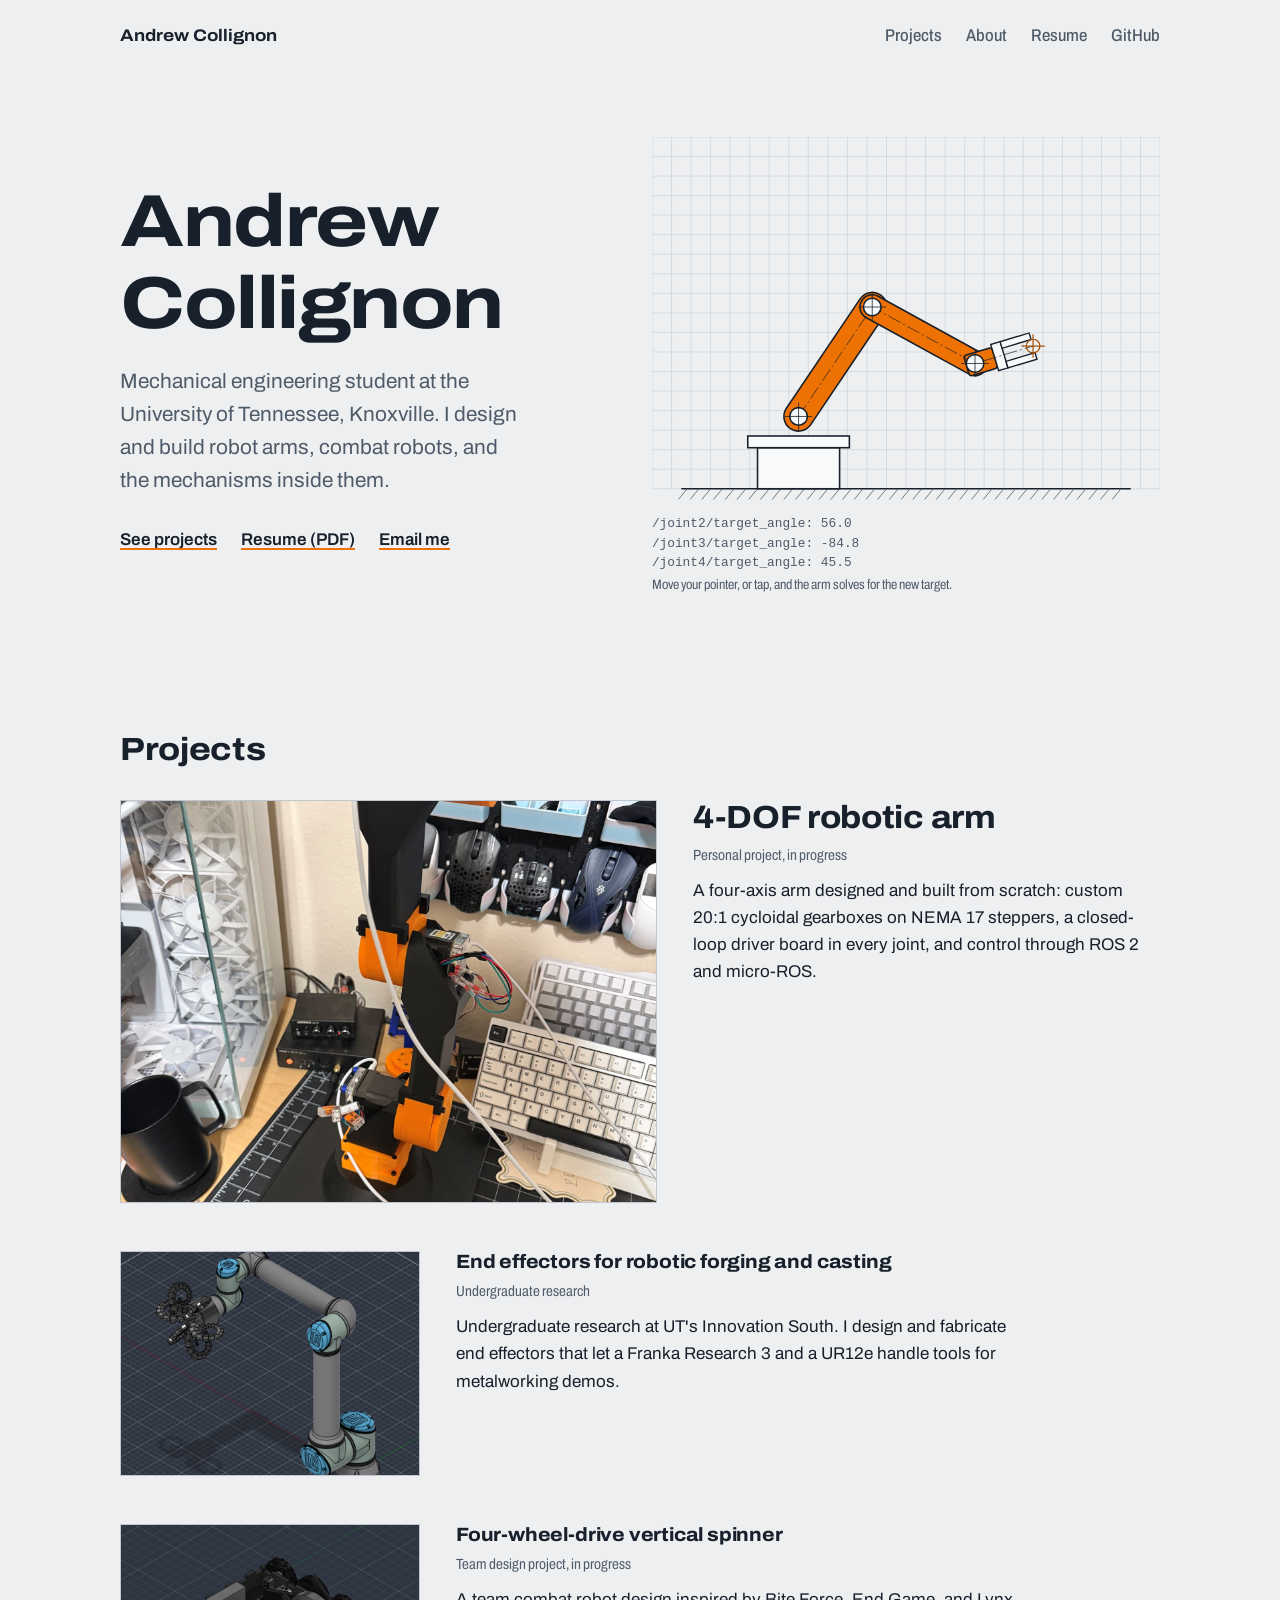
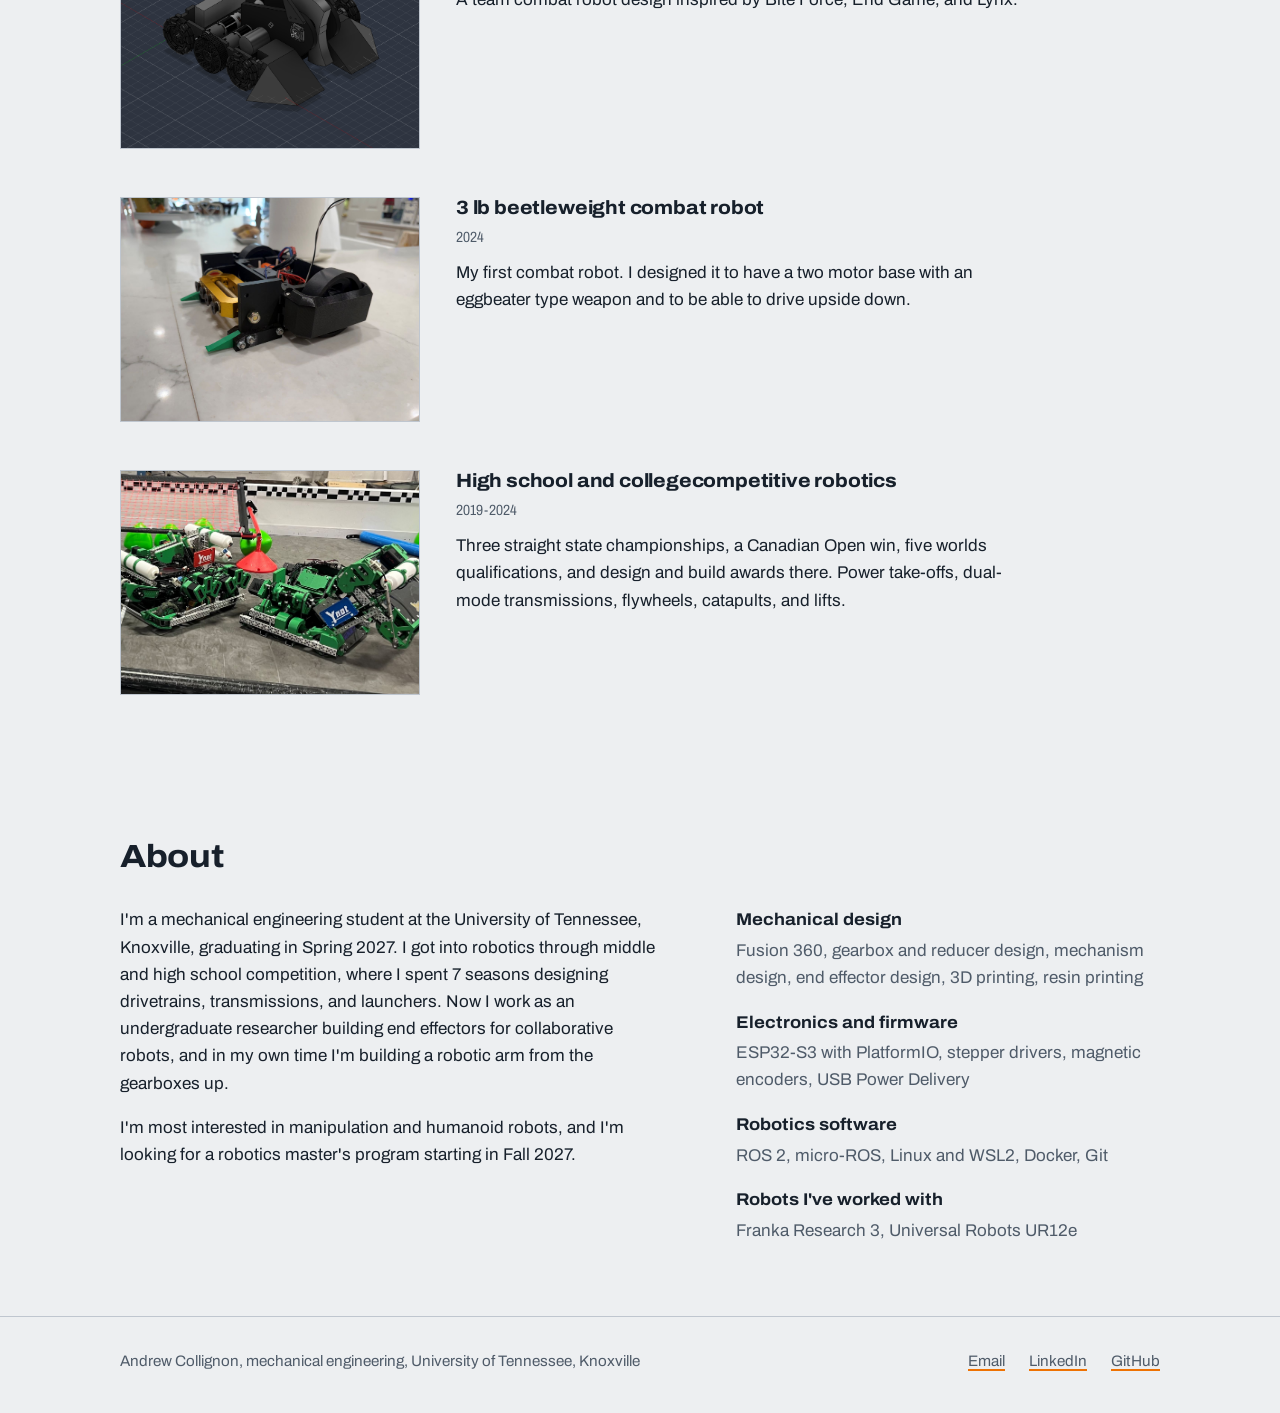
<file: index.html>
<!DOCTYPE html>
<html lang="en">
<head>
<meta charset="utf-8">
<meta name="viewport" content="width=device-width, initial-scale=1, viewport-fit=cover">
<title>Andrew Collignon, robotics and mechanical design</title>
<meta name="description" content="Robotics projects by a mechanical engineering student at the University of Tennessee, Knoxville.">
<meta property="og:title" content="Andrew Collignon, robotics and mechanical design">
<meta property="og:description" content="Robotics projects by a mechanical engineering student at the University of Tennessee, Knoxville.">
<link rel="icon" href="data:image/svg+xml,<svg xmlns='http://www.w3.org/2000/svg' viewBox='0 0 100 100'><text y='.9em' font-size='90'>🦾</text></svg>">
<link rel="preconnect" href="https://fonts.googleapis.com">
<link rel="preconnect" href="https://fonts.gstatic.com" crossorigin>
<link rel="stylesheet" href="https://fonts.googleapis.com/css2?family=Archivo:wdth,wght@62..125,400..800&display=swap">
<link rel="stylesheet" href="style.css">
</head>
<body>
<a class="skip" href="#main">Skip to content</a>
<header class="site-head">
  <div class="wrap">
    <a class="site-name" href="index.html">Andrew Collignon</a>
    <nav class="site-nav" aria-label="Main">
      <a href="index.html#projects">Projects</a>
      <a href="index.html#about">About</a>
      <!-- Put your resume in the same folder as index.html and name it resume.pdf -->
      <a href="resume.pdf">Resume</a>
      <!-- Replace the # with your GitHub profile URL -->
      <a href="#">GitHub</a>
    </nav>
  </div>
</header>
<main id="main">
  <section class="wrap hero" data-ik-area>
    <div class="hero-text">
      <h1>Andrew Collignon</h1>
      <p>Mechanical engineering student at the University of Tennessee, Knoxville. I design and build robot arms, combat robots, and the mechanisms inside them.</p>
      <div class="hero-links">
        <a href="#projects">See projects</a>
        <a href="resume.pdf">Resume (PDF)</a>
        <a href="mailto:drewcolligno633@gmail.com">Email me</a>
      </div>
    </div>
    <figure class="drawing" style="margin:0">
      <svg id="arm-svg" viewBox="0 0 520 380" xmlns="http://www.w3.org/2000/svg" role="img" aria-label="Line drawing of a four-axis robot arm that reaches toward your pointer"></svg>
      <pre class="readout" id="arm-readout" aria-hidden="true"></pre>
      <figcaption class="hint">Move your pointer, or tap, and the arm solves for the new target.</figcaption>
    </figure>
  </section>

  <section class="section" id="projects">
    <div class="wrap">
      <h2>Projects</h2>
      <ul class="project-list">
    <li class="project-row lead">
      <a class="thumb" href="projects/robotic-arm.html" tabindex="-1" aria-hidden="true">
        <!-- Replace this placeholder with: <img src="images/YOUR-FILE.jpg" alt=""> -->
        <img src="images/arm-placeholder.jpg" alt="">
      </a>
      <div>
        <h3><a href="projects/robotic-arm.html">4-DOF robotic arm</a></h3>
        <p class="meta">Personal project, in progress</p>
        <p>A four-axis arm designed and built from scratch: custom 20:1 cycloidal gearboxes on NEMA 17 steppers, a closed-loop driver board in every joint, and control through ROS 2 and micro-ROS.</p>
      </div>
    </li>
    <li class="project-row">
      <a class="thumb" href="projects/metal-end-effectors.html" tabindex="-1" aria-hidden="true">
        <!-- Replace this placeholder with: <img src="images/YOUR-FILE.jpg" alt=""> -->
        <img src="images/end-effector.png" alt="">
      </a>
      <div>
        <h3><a href="projects/metal-end-effectors.html">End effectors for robotic forging and casting</a></h3>
        <p class="meta">Undergraduate research</p>
        <p>Undergraduate research at UT's Innovation South. I design and fabricate end effectors that let a Franka Research 3 and a UR12e handle tools for metalworking demos.</p>
      </div>
    </li>
    <li class="project-row">
      <a class="thumb" href="projects/vertical-spinner.html" tabindex="-1" aria-hidden="true">
        <!-- Replace this placeholder with: <img src="images/YOUR-FILE.jpg" alt=""> -->
        <img src="images/Ajax.png" alt="">
      </a>
      <div>
        <h3><a href="projects/vertical-spinner.html">Four-wheel-drive vertical spinner</a></h3>
        <p class="meta">Team design project, in progress</p>
        <p>A team combat robot design inspired by Bite Force, End Game, and Lynx.</p>
      </div>
    </li>
    <li class="project-row">
      <a class="thumb" href="projects/beetleweight.html" tabindex="-1" aria-hidden="true">
        <!-- Replace this placeholder with: <img src="images/YOUR-FILE.jpg" alt=""> -->
        <img src="images/3lb.jpg" alt="">
      </a>
      <div>
        <h3><a href="projects/beetleweight.html">3 lb beetleweight combat robot</a></h3>
        <p class="meta">2024</p>
        <p>My first combat robot. I designed it to have a two motor base with an eggbeater type weapon and to be able to drive upside down.</p>
      </div>
    </li>
    <li class="project-row">
      <a class="thumb" href="projects/competitive-robotics.html" tabindex="-1" aria-hidden="true">
        <img src="images/vexu-bots.jpg" alt="">
      </a>
      <div>
        <h3><a href="projects/competitive-robotics.html">High school and collegecompetitive robotics</a></h3>
        <p class="meta">2019-2024</p>
        <p>Three straight state championships, a Canadian Open win, five worlds qualifications, and design and build awards there. Power take-offs, dual-mode transmissions, flywheels, catapults, and lifts.</p>
      </div>
    </li>
      </ul>
    </div>
  </section>

  <section class="section" id="about">
    <div class="wrap">
      <h2>About</h2>
      <div class="about">
        <div>
          <p>I'm a mechanical engineering student at the University of Tennessee, Knoxville, graduating in Spring 2027. I got into robotics through middle and high school competition, where I spent 7 seasons designing drivetrains, transmissions, and launchers. Now I work as an undergraduate researcher building end effectors for collaborative robots, and in my own time I'm building a robotic arm from the gearboxes up.</p>
          <p>I'm most interested in manipulation and humanoid robots, and I'm looking for a robotics master's program starting in Fall 2027.</p>
        </div>
        <dl class="skills">
          <dt>Mechanical design</dt>
          <dd>Fusion 360, gearbox and reducer design, mechanism design, end effector design, 3D printing, resin printing</dd>
          <dt>Electronics and firmware</dt>
          <dd>ESP32-S3 with PlatformIO, stepper drivers, magnetic encoders, USB Power Delivery</dd>
          <dt>Robotics software</dt>
          <dd>ROS 2, micro-ROS, Linux and WSL2, Docker, Git</dd>
          <dt>Robots I've worked with</dt>
          <dd>Franka Research 3, Universal Robots UR12e</dd>
        </dl>
      </div>
    </div>
  </section>
</main>
<script src="arm.js"></script>
<footer class="site-foot">
  <div class="wrap">
    <span>Andrew Collignon, mechanical engineering, University of Tennessee, Knoxville</span>
    <nav aria-label="Contact">
      <!-- Replace the addresses below with your own -->
      <a href="mailto:drewcolligno633@gmail.com">Email</a>
      <a href="#">LinkedIn</a>
      <a href="#">GitHub</a>
    </nav>
  </div>
</footer>
</body>
</html>
</file>
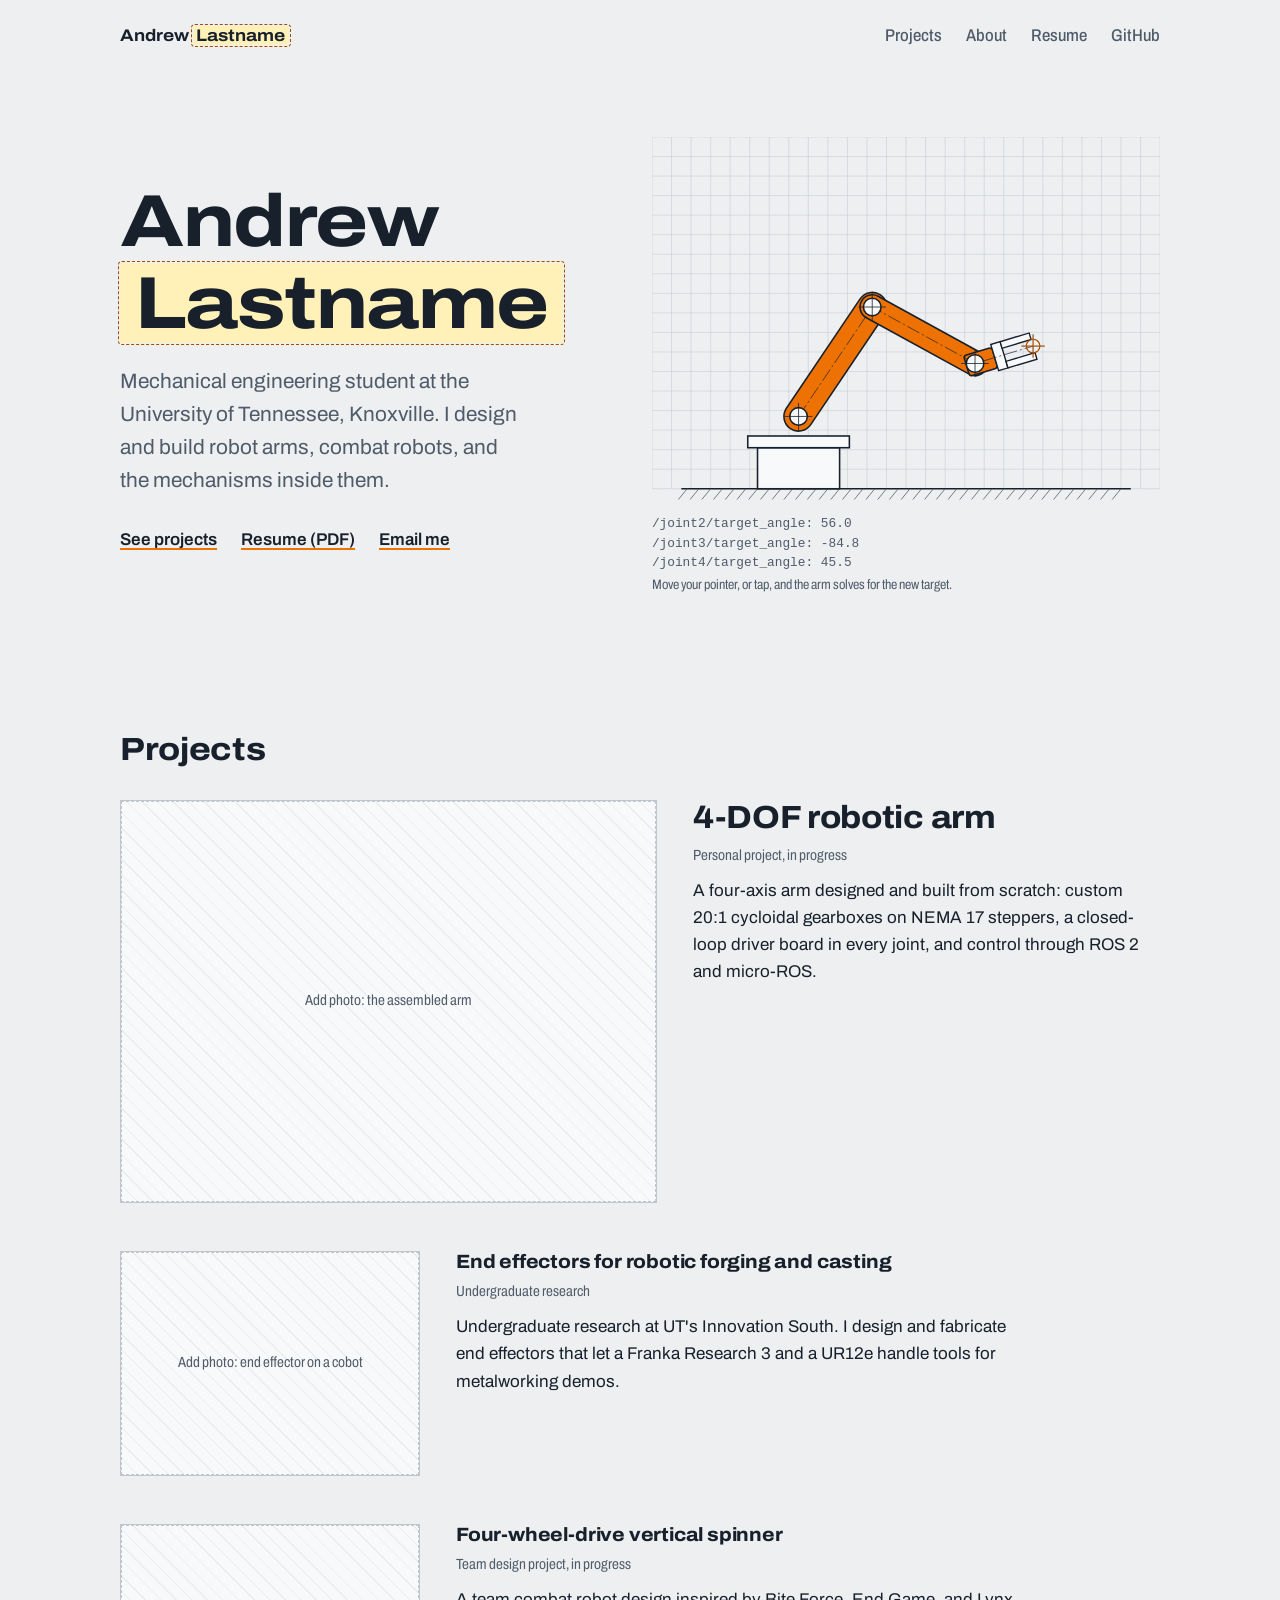
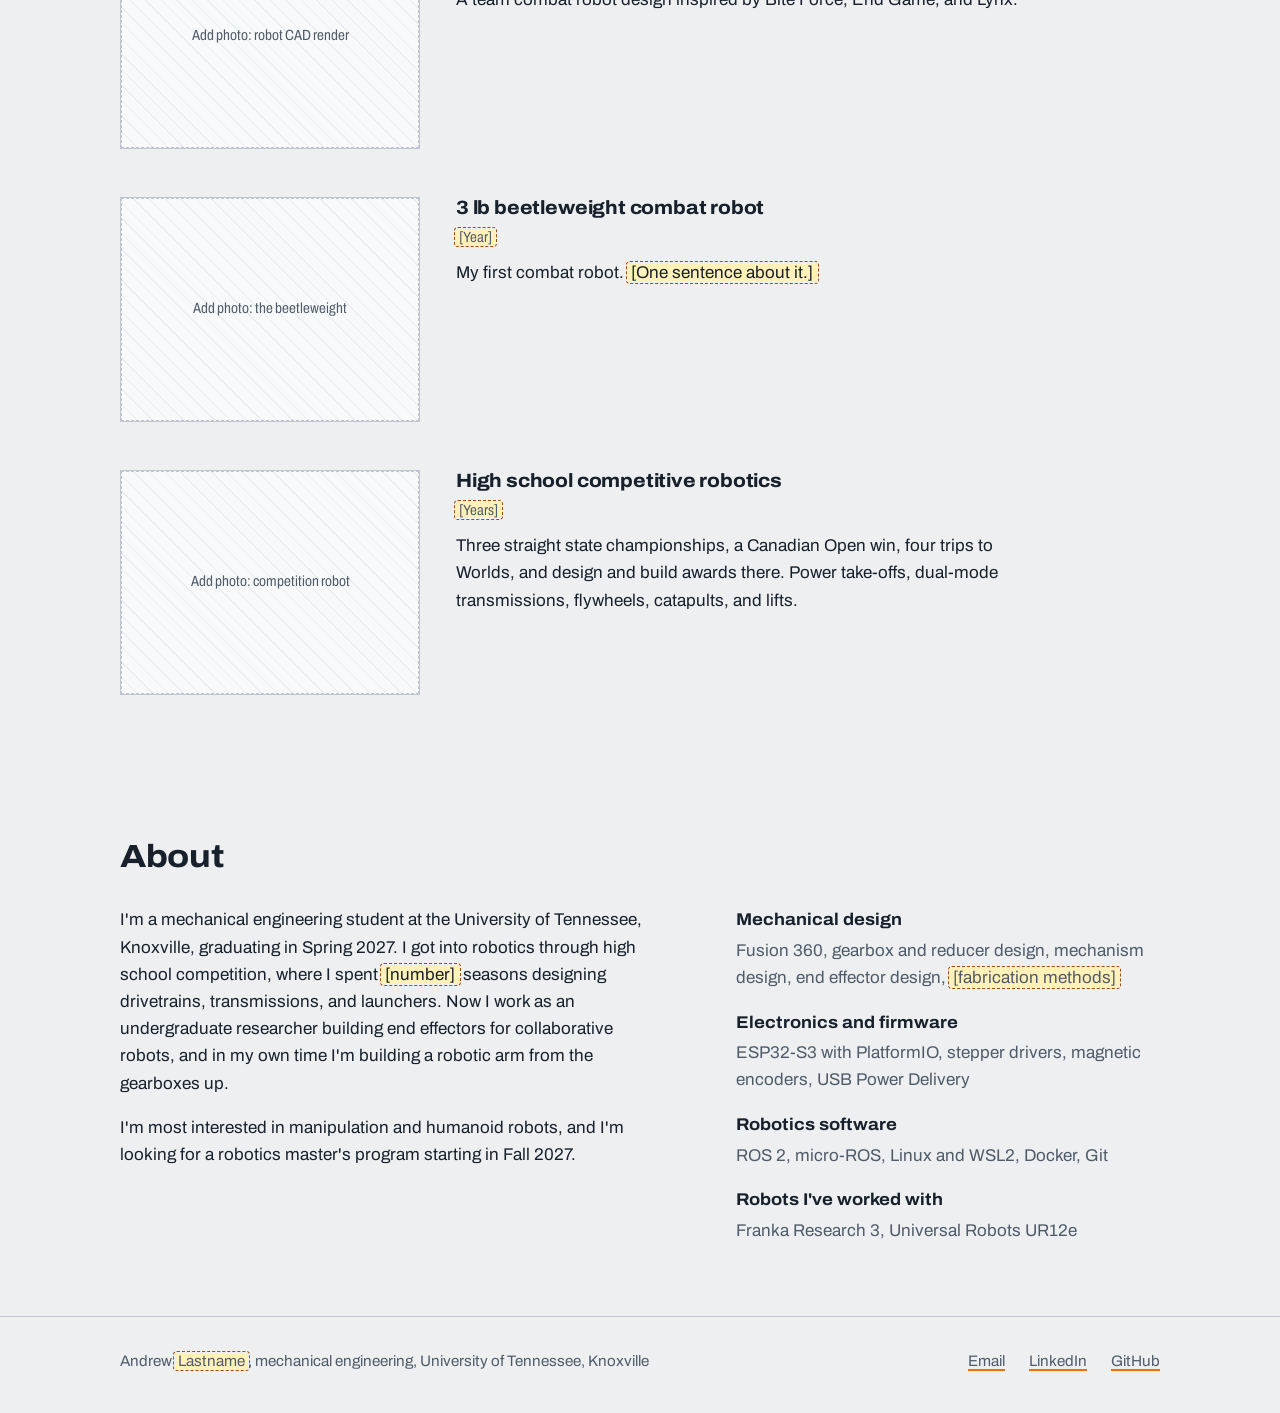
<file: portfolio/index.html>
<!DOCTYPE html>
<html lang="en">
<head>
<meta charset="utf-8">
<meta name="viewport" content="width=device-width, initial-scale=1, viewport-fit=cover">
<title>Andrew [Lastname], robotics and mechanical design</title>
<meta name="description" content="Robotics projects by a mechanical engineering student at the University of Tennessee, Knoxville.">
<meta property="og:title" content="Andrew [Lastname], robotics and mechanical design">
<meta property="og:description" content="Robotics projects by a mechanical engineering student at the University of Tennessee, Knoxville.">
<link rel="icon" href="data:image/svg+xml,<svg xmlns='http://www.w3.org/2000/svg' viewBox='0 0 100 100'><text y='.9em' font-size='90'>🦾</text></svg>">
<link rel="preconnect" href="https://fonts.googleapis.com">
<link rel="preconnect" href="https://fonts.gstatic.com" crossorigin>
<link rel="stylesheet" href="https://fonts.googleapis.com/css2?family=Archivo:wdth,wght@62..125,400..800&display=swap">
<link rel="stylesheet" href="style.css">
</head>
<body>
<a class="skip" href="#main">Skip to content</a>
<header class="site-head">
  <div class="wrap">
    <a class="site-name" href="index.html">Andrew <span class="fill">Lastname</span></a>
    <nav class="site-nav" aria-label="Main">
      <a href="index.html#projects">Projects</a>
      <a href="index.html#about">About</a>
      <!-- Put your resume in the same folder as index.html and name it resume.pdf -->
      <a href="resume.pdf">Resume</a>
      <!-- Replace the # with your GitHub profile URL -->
      <a href="#">GitHub</a>
    </nav>
  </div>
</header>
<main id="main">
  <section class="wrap hero" data-ik-area>
    <div class="hero-text">
      <h1>Andrew <span class="fill">Lastname</span></h1>
      <p>Mechanical engineering student at the University of Tennessee, Knoxville. I design and build robot arms, combat robots, and the mechanisms inside them.</p>
      <div class="hero-links">
        <a href="#projects">See projects</a>
        <a href="resume.pdf">Resume (PDF)</a>
        <a href="mailto:you@example.com">Email me</a>
      </div>
    </div>
    <figure class="drawing" style="margin:0">
      <svg id="arm-svg" viewBox="0 0 520 380" xmlns="http://www.w3.org/2000/svg" role="img" aria-label="Line drawing of a four-axis robot arm that reaches toward your pointer"></svg>
      <pre class="readout" id="arm-readout" aria-hidden="true"></pre>
      <figcaption class="hint">Move your pointer, or tap, and the arm solves for the new target.</figcaption>
    </figure>
  </section>

  <section class="section" id="projects">
    <div class="wrap">
      <h2>Projects</h2>
      <ul class="project-list">
    <li class="project-row lead">
      <a class="thumb" href="projects/robotic-arm.html" tabindex="-1" aria-hidden="true">
        <!-- Replace this placeholder with: <img src="images/YOUR-FILE.jpg" alt=""> -->
        <div class="ph">Add photo: the assembled arm</div>
      </a>
      <div>
        <h3><a href="projects/robotic-arm.html">4-DOF robotic arm</a></h3>
        <p class="meta">Personal project, in progress</p>
        <p>A four-axis arm designed and built from scratch: custom 20:1 cycloidal gearboxes on NEMA 17 steppers, a closed-loop driver board in every joint, and control through ROS 2 and micro-ROS.</p>
      </div>
    </li>
    <li class="project-row">
      <a class="thumb" href="projects/metal-end-effectors.html" tabindex="-1" aria-hidden="true">
        <!-- Replace this placeholder with: <img src="images/YOUR-FILE.jpg" alt=""> -->
        <div class="ph">Add photo: end effector on a cobot</div>
      </a>
      <div>
        <h3><a href="projects/metal-end-effectors.html">End effectors for robotic forging and casting</a></h3>
        <p class="meta">Undergraduate research</p>
        <p>Undergraduate research at UT's Innovation South. I design and fabricate end effectors that let a Franka Research 3 and a UR12e handle tools for metalworking demos.</p>
      </div>
    </li>
    <li class="project-row">
      <a class="thumb" href="projects/vertical-spinner.html" tabindex="-1" aria-hidden="true">
        <!-- Replace this placeholder with: <img src="images/YOUR-FILE.jpg" alt=""> -->
        <div class="ph">Add photo: robot CAD render</div>
      </a>
      <div>
        <h3><a href="projects/vertical-spinner.html">Four-wheel-drive vertical spinner</a></h3>
        <p class="meta">Team design project, in progress</p>
        <p>A team combat robot design inspired by Bite Force, End Game, and Lynx.</p>
      </div>
    </li>
    <li class="project-row">
      <a class="thumb" href="projects/beetleweight.html" tabindex="-1" aria-hidden="true">
        <!-- Replace this placeholder with: <img src="images/YOUR-FILE.jpg" alt=""> -->
        <div class="ph">Add photo: the beetleweight</div>
      </a>
      <div>
        <h3><a href="projects/beetleweight.html">3 lb beetleweight combat robot</a></h3>
        <p class="meta"><span class="fill">[Year]</span></p>
        <p>My first combat robot. <span class="fill">[One sentence about it.]</span></p>
      </div>
    </li>
    <li class="project-row">
      <a class="thumb" href="projects/competitive-robotics.html" tabindex="-1" aria-hidden="true">
        <!-- Replace this placeholder with: <img src="images/YOUR-FILE.jpg" alt=""> -->
        <div class="ph">Add photo: competition robot</div>
      </a>
      <div>
        <h3><a href="projects/competitive-robotics.html">High school competitive robotics</a></h3>
        <p class="meta"><span class="fill">[Years]</span></p>
        <p>Three straight state championships, a Canadian Open win, four trips to Worlds, and design and build awards there. Power take-offs, dual-mode transmissions, flywheels, catapults, and lifts.</p>
      </div>
    </li>
      </ul>
    </div>
  </section>

  <section class="section" id="about">
    <div class="wrap">
      <h2>About</h2>
      <div class="about">
        <div>
          <p>I'm a mechanical engineering student at the University of Tennessee, Knoxville, graduating in Spring 2027. I got into robotics through high school competition, where I spent <span class="fill">[number]</span> seasons designing drivetrains, transmissions, and launchers. Now I work as an undergraduate researcher building end effectors for collaborative robots, and in my own time I'm building a robotic arm from the gearboxes up.</p>
          <p>I'm most interested in manipulation and humanoid robots, and I'm looking for a robotics master's program starting in Fall 2027.</p>
        </div>
        <dl class="skills">
          <dt>Mechanical design</dt>
          <dd>Fusion 360, gearbox and reducer design, mechanism design, end effector design, <span class="fill">[fabrication methods]</span></dd>
          <dt>Electronics and firmware</dt>
          <dd>ESP32-S3 with PlatformIO, stepper drivers, magnetic encoders, USB Power Delivery</dd>
          <dt>Robotics software</dt>
          <dd>ROS 2, micro-ROS, Linux and WSL2, Docker, Git</dd>
          <dt>Robots I've worked with</dt>
          <dd>Franka Research 3, Universal Robots UR12e</dd>
        </dl>
      </div>
    </div>
  </section>
</main>
<script src="arm.js"></script>
<footer class="site-foot">
  <div class="wrap">
    <span>Andrew <span class="fill">Lastname</span>, mechanical engineering, University of Tennessee, Knoxville</span>
    <nav aria-label="Contact">
      <!-- Replace the addresses below with your own -->
      <a href="mailto:you@example.com">Email</a>
      <a href="#">LinkedIn</a>
      <a href="#">GitHub</a>
    </nav>
  </div>
</footer>
</body>
</html>
</file>
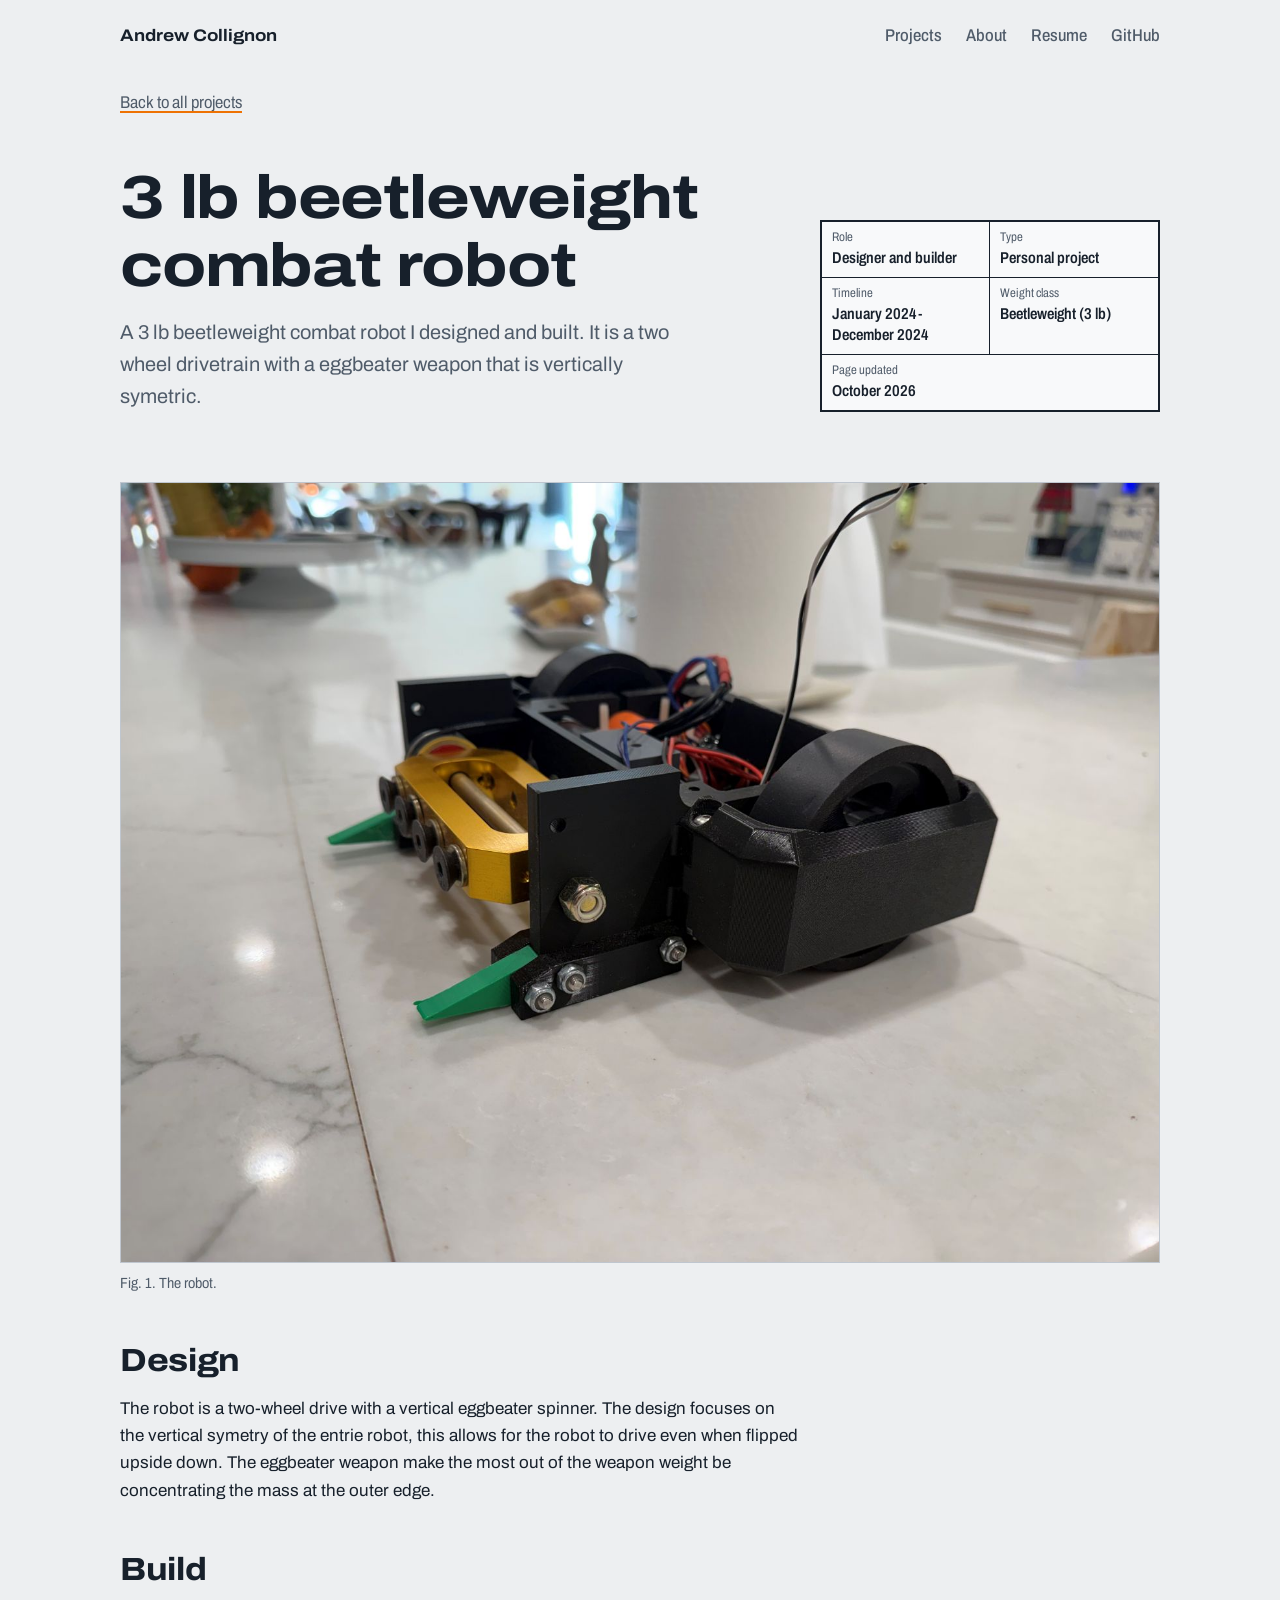
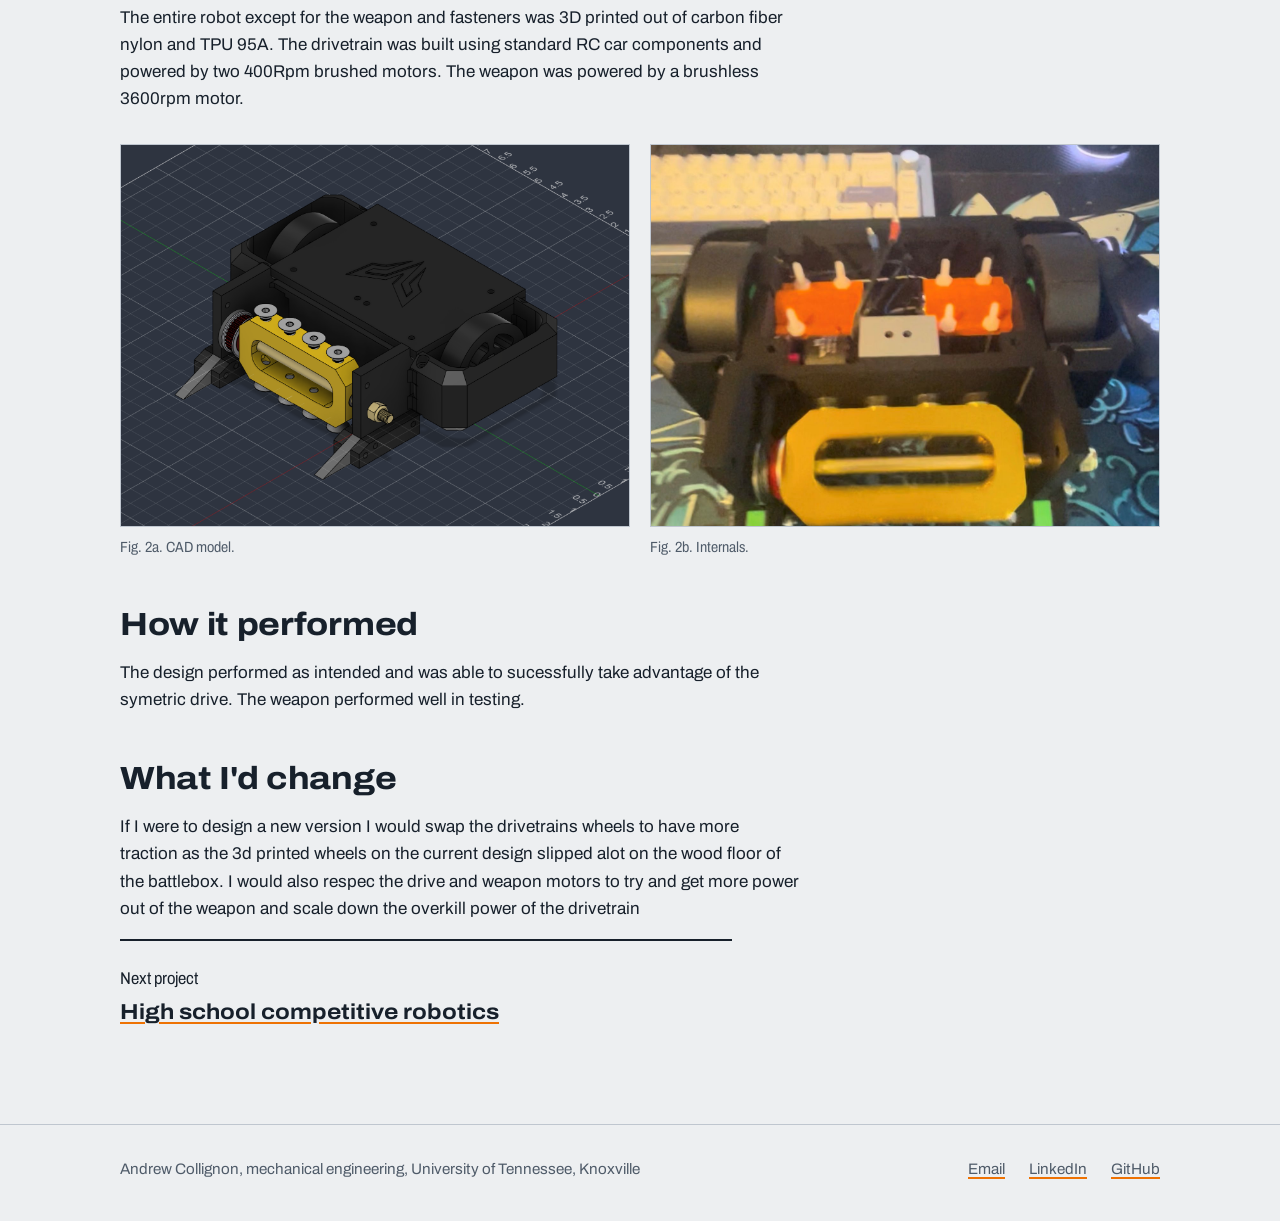
<file: projects/beetleweight.html>
<!DOCTYPE html>
<html lang="en">
<head>
<meta charset="utf-8">
<meta name="viewport" content="width=device-width, initial-scale=1, viewport-fit=cover">
<title>3 lb beetleweight combat robot | Andrew Collignon</title>
<meta name="description" content="A 3 lb beetleweight combat robot I designed.">
<meta property="og:title" content="3 lb beetleweight combat robot | Andrew Collignon">
<meta property="og:description" content="A 3 lb beetleweight combat robot I designed.">
<link rel="icon" href="data:image/svg+xml,<svg xmlns='http://www.w3.org/2000/svg' viewBox='0 0 100 100'><text y='.9em' font-size='90'>🦾</text></svg>">
<link rel="preconnect" href="https://fonts.googleapis.com">
<link rel="preconnect" href="https://fonts.gstatic.com" crossorigin>
<link rel="stylesheet" href="https://fonts.googleapis.com/css2?family=Archivo:wdth,wght@62..125,400..800&display=swap">
<link rel="stylesheet" href="../style.css">
</head>
<body>
<a class="skip" href="#main">Skip to content</a>
<header class="site-head">
  <div class="wrap">
    <a class="site-name" href="../index.html">Andrew Collignon</a>
    <nav class="site-nav" aria-label="Main">
      <a href="../index.html#projects">Projects</a>
      <a href="../index.html#about">About</a>
      <!-- Put your resume in the same folder as index.html and name it resume.pdf -->
      <a href="../resume.pdf">Resume</a>
      <!-- Replace the # with your GitHub profile URL -->
      <a href="#">GitHub</a>
    </nav>
  </div>
</header>
<main id="main" class="wrap">
  <a class="back" href="../index.html#projects">Back to all projects</a>
  <div class="project-head">
    <div>
      <h1>3 lb beetleweight combat robot</h1>
      <p class="summary">A 3 lb beetleweight combat robot I designed and built. It is a two wheel drivetrain with a eggbeater weapon that is vertically symetric.</p>
    </div>
    <dl class="title-block" aria-label="Project details">
  <div><dt>Role</dt><dd>Designer and builder</dd></div>
  <div><dt>Type</dt><dd>Personal project</dd></div>
  <div><dt>Timeline</dt><dd>January 2024- December 2024</dd></div>
  <div><dt>Weight class</dt><dd>Beetleweight (3 lb)</dd></div>
  <div class="span"><dt>Page updated</dt><dd>October 2026</dd></div>
</dl>
  </div>
  <article class="article">

    <figure>
  <!-- To add your image, replace the whole <div class="ph">…</div> line with:
       <img src="../images/YOUR-FILE.jpg" alt="Describe what the photo shows"> -->
  <div class="frame tall"><img src="../images/3lb.jpg" alt="full 3lb"></div>
  <figcaption>Fig. 1. The robot.</figcaption>
</figure>

    <h2>Design</h2>
    <p>The robot is a two-wheel drive with a vertical eggbeater spinner. The design focuses on the vertical symetry of the entrie robot, this allows for the robot to drive even when flipped upside down. The eggbeater weapon make the most out of the weapon weight be concentrating the mass at the outer edge.</p>

    <h2>Build</h2>
    <p>The entire robot except for the weapon and fasteners was 3D printed out of carbon fiber nylon and TPU 95A. The drivetrain was built using standard RC car components and powered by two 400Rpm brushed motors. The weapon was powered by a brushless 3600rpm motor.</p>
    <div class="figure-row">
      <figure><div class="frame"><img src="../images/3lb-cad.png" alt="full 3lb CAD"></div><figcaption>Fig. 2a. CAD model.</figcaption></figure>
      <figure><div class="frame"><img src="../images/3lb-internals.jpg" alt="3lb internals"></div><figcaption>Fig. 2b. Internals.</figcaption></figure>
    </div>

    <h2>How it performed</h2>
    <p>The design performed as intended and was able to sucessfully take advantage of the symetric drive. The weapon performed well in testing.</p>

    <h2>What I'd change</h2>
    <p>If I were to design a new version I would swap the drivetrains wheels to have more traction as the 3d printed wheels on the current design slipped alot on the wood floor of the battlebox. I would also respec the drive and weapon motors to try and get more power out of the weapon and scale down the overkill power of the drivetrain</p>

    <p class="next-project">Next project<br><a href="competitive-robotics.html">High school competitive robotics</a></p>
  </article>
</main>
<footer class="site-foot">
  <div class="wrap">
    <span>Andrew Collignon, mechanical engineering, University of Tennessee, Knoxville</span>
    <nav aria-label="Contact">
      <!-- Replace the addresses below with your own -->
      <a href="mailto:acolligno633@gmail.com">Email</a>
      <a href="#">LinkedIn</a>
      <a href="#">GitHub</a>
    </nav>
  </div>
</footer>
</body>
</html>
</file>
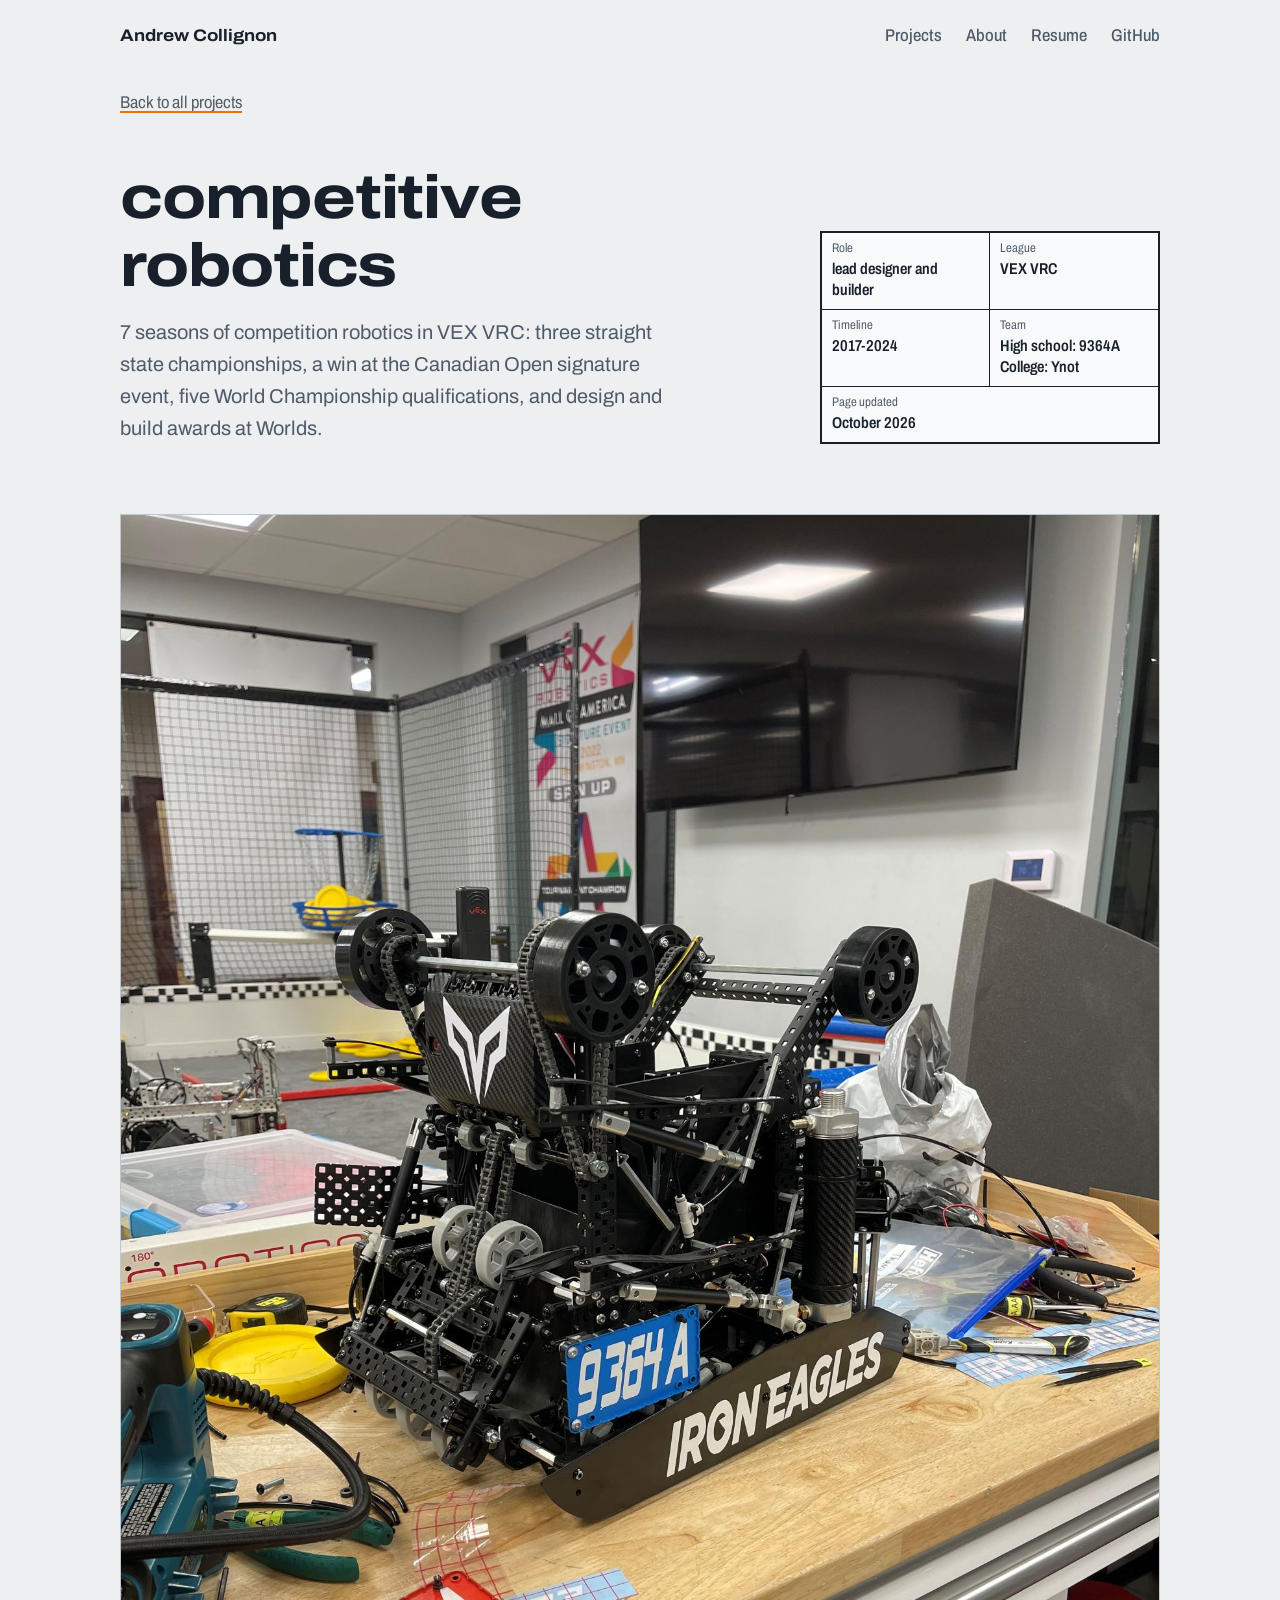
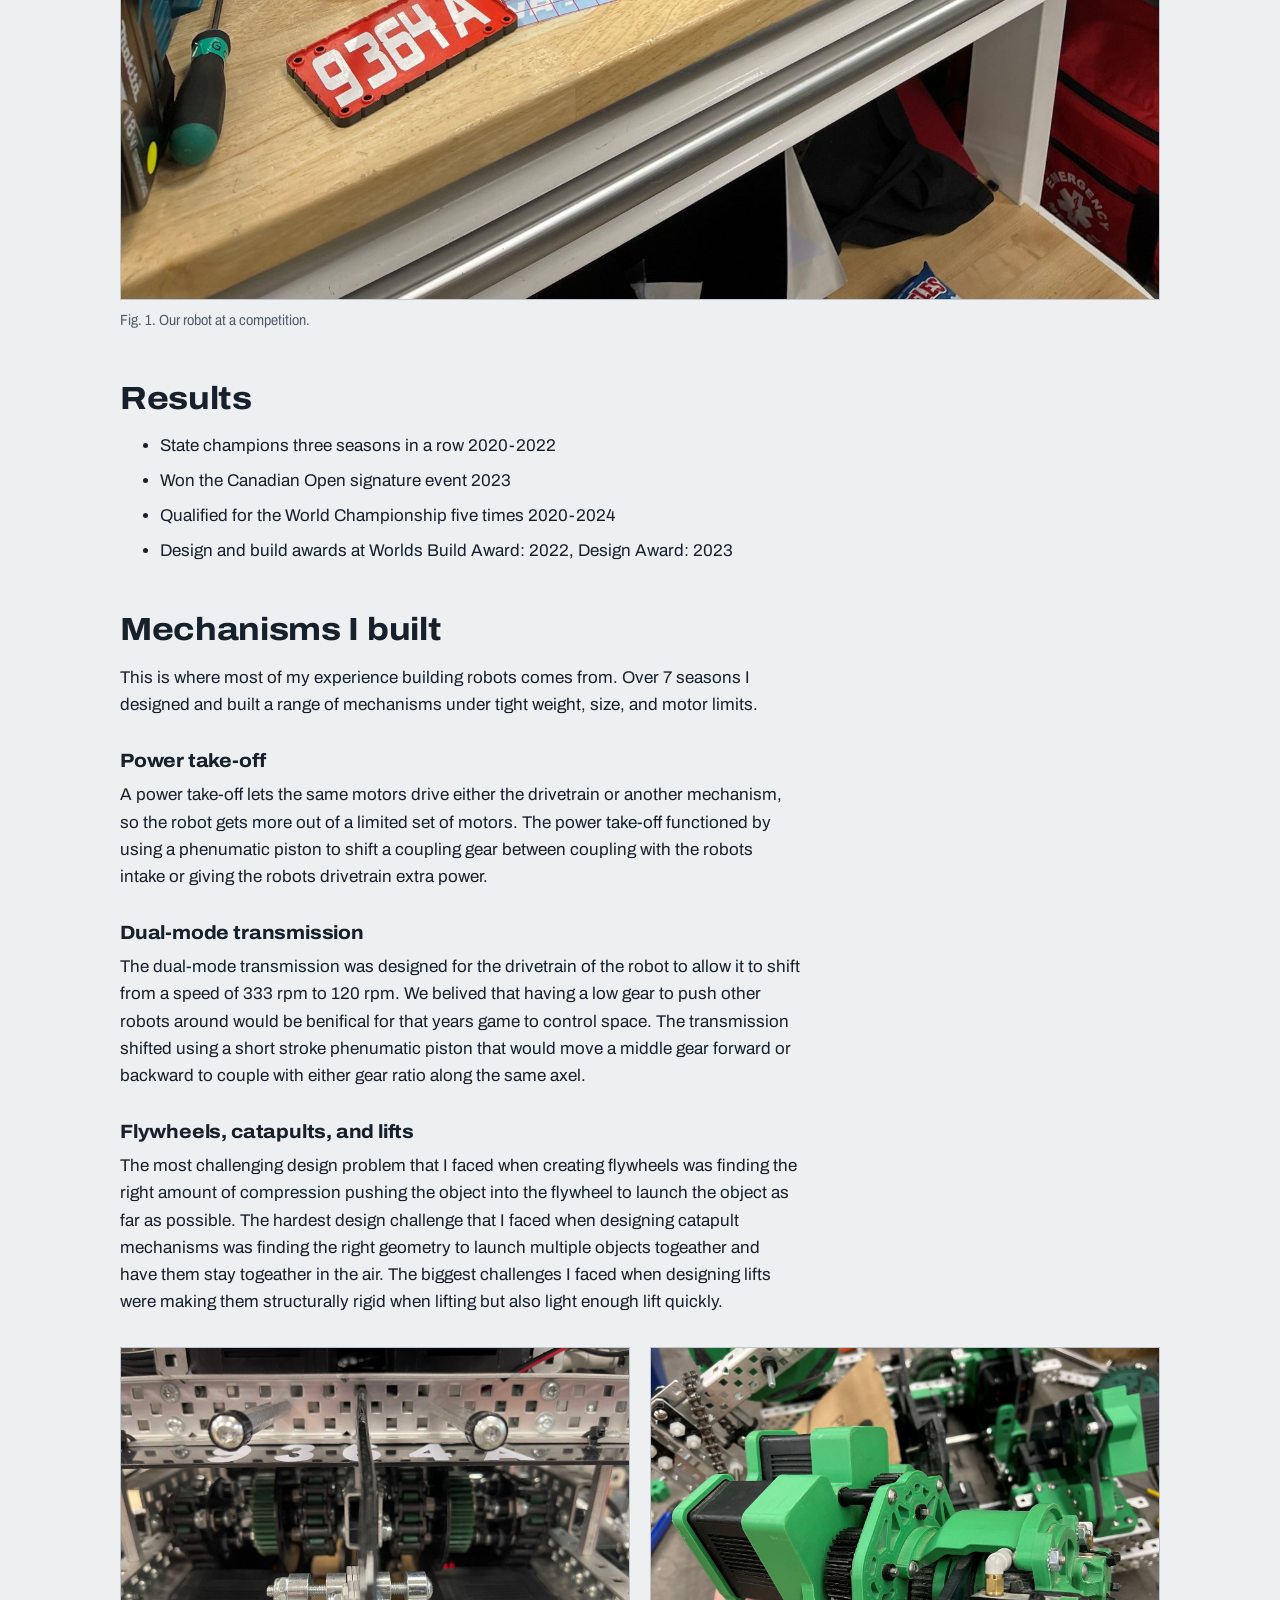
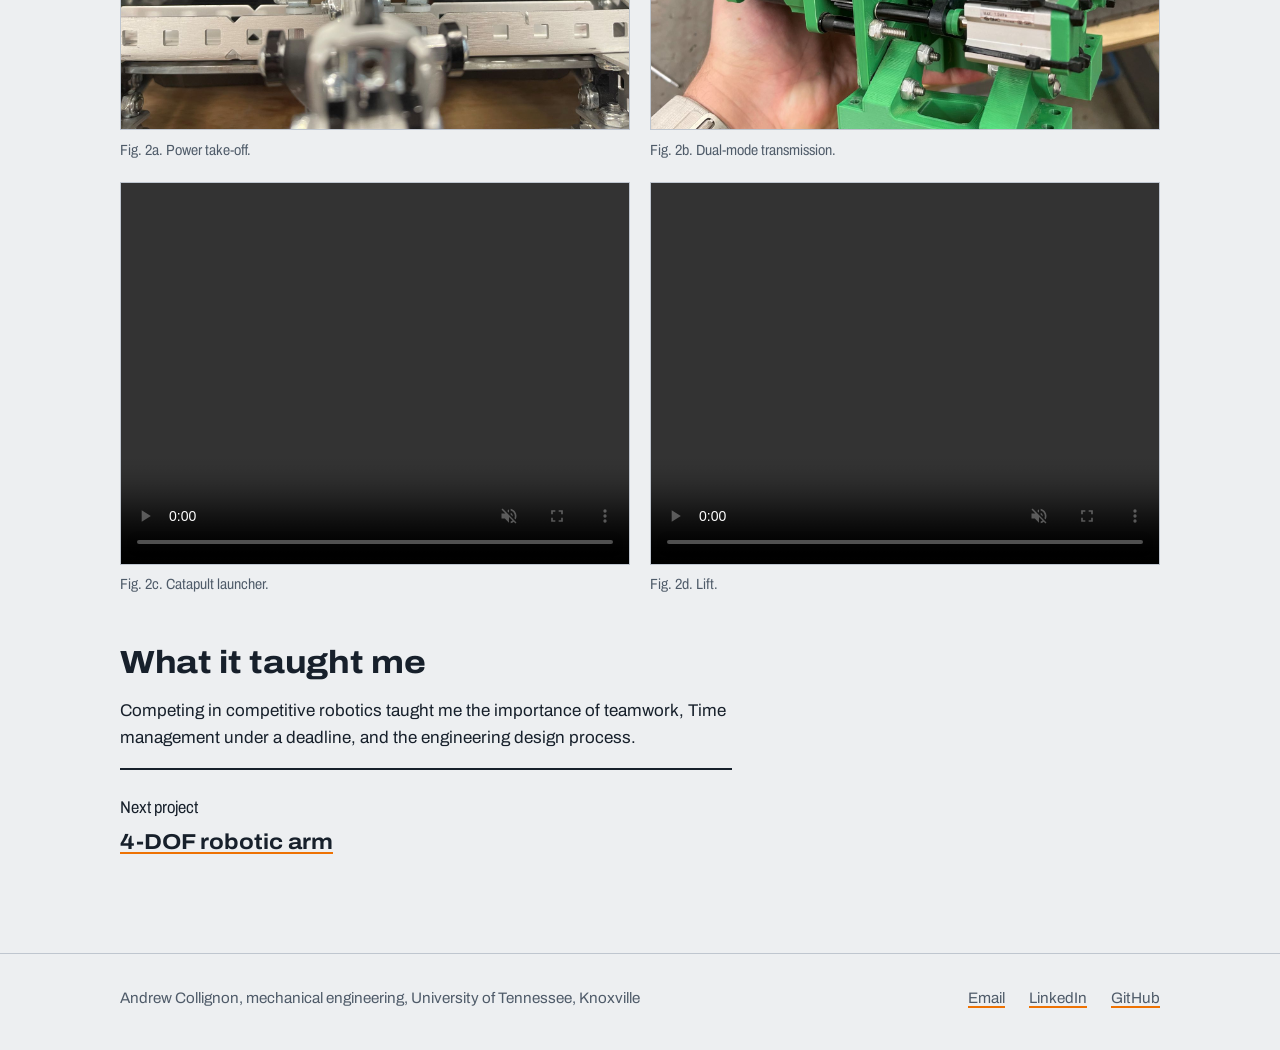
<file: projects/competitive-robotics.html>
<!DOCTYPE html>
<html lang="en">
<head>
<meta charset="utf-8">
<meta name="viewport" content="width=device-width, initial-scale=1, viewport-fit=cover">
<title>High school competitive robotics | Andrew Collignon</title>
<meta name="description" content="Three straight state championships, a Canadian Open win, four World Championship qualifications, and design and build awards at Worlds.">
<meta property="og:title" content="High school competitive robotics | Andrew Collignon">
<meta property="og:description" content="Three straight state championships, a Canadian Open win, four World Championship qualifications, and design and build awards at Worlds.">
<link rel="icon" href="data:image/svg+xml,<svg xmlns='http://www.w3.org/2000/svg' viewBox='0 0 100 100'><text y='.9em' font-size='90'>🦾</text></svg>">
<link rel="preconnect" href="https://fonts.googleapis.com">
<link rel="preconnect" href="https://fonts.gstatic.com" crossorigin>
<link rel="stylesheet" href="https://fonts.googleapis.com/css2?family=Archivo:wdth,wght@62..125,400..800&display=swap">
<link rel="stylesheet" href="../style.css">
</head>
<body>
<a class="skip" href="#main">Skip to content</a>
<header class="site-head">
  <div class="wrap">
    <a class="site-name" href="../index.html">Andrew Collignon</a>
    <nav class="site-nav" aria-label="Main">
      <a href="../index.html#projects">Projects</a>
      <a href="../index.html#about">About</a>
      <!-- Put your resume in the same folder as index.html and name it resume.pdf -->
      <a href="../resume.pdf">Resume</a>
      <!-- Replace the # with your GitHub profile URL -->
      <a href="#">GitHub</a>
    </nav>
  </div>
</header>
<main id="main" class="wrap">
  <a class="back" href="../index.html#projects">Back to all projects</a>
  <div class="project-head">
    <div>
      <h1>competitive robotics</h1>
      <p class="summary">7 seasons of competition robotics in VEX VRC: three straight state championships, a win at the Canadian Open signature event, five World Championship qualifications, and design and build awards at Worlds.</p>
    </div>
    <dl class="title-block" aria-label="Project details">
  <div><dt>Role</dt><dd>lead designer and builder</dd></div>
  <div><dt>League</dt><dd>VEX VRC</dd></div>
  <div><dt>Timeline</dt><dd>2017-2024</dd></div>
  <div><dt>Team</dt><dd>High school: 9364A College: Ynot</dd></div>
  <div class="span"><dt>Page updated</dt><dd>October 2026</dd></div>
</dl>
  </div>
  <article class="article">

    <figure>
  <!-- To add your image, replace the whole <div class="ph">…</div> line with:
       <img src="../images/YOUR-FILE.jpg" alt="Describe what the photo shows"> -->
  <div class="frame tall"><img src="../images/worlds-bot.jpg" alt="senior year robot"></div>
  <figcaption>Fig. 1. Our robot at a competition.</figcaption>
</figure>

    <h2>Results</h2>
    <ul>
      <li>State champions three seasons in a row 2020-2022</li>
      <li>Won the Canadian Open signature event 2023</li>
      <li>Qualified for the World Championship five times 2020-2024</li>
      <li>Design and build awards at Worlds Build Award: 2022, Design Award: 2023</li>
    </ul>

    <h2>Mechanisms I built</h2>
    <p>This is where most of my experience building robots comes from. Over 7 seasons I designed and built a range of mechanisms under tight weight, size, and motor limits.</p>

    <h3>Power take-off</h3>
    <p>A power take-off lets the same motors drive either the drivetrain or another mechanism, so the robot gets more out of a limited set of motors. The power take-off functioned by using a phenumatic piston to shift a coupling gear between coupling with the robots intake or giving the robots drivetrain extra power.</p>

    <h3>Dual-mode transmission</h3>
    <p>The dual-mode transmission was designed for the drivetrain of the robot to allow it to shift from a speed of 333 rpm to 120 rpm. We belived that having a low gear to push other robots around would be benifical for that years game to control space. The transmission shifted using a short stroke phenumatic piston that would move a middle gear forward or backward to couple with either gear ratio along the same axel.</p>

    <h3>Flywheels, catapults, and lifts</h3>
    <p>The most challenging design problem that I faced when creating flywheels was finding the right amount of compression pushing the object into the flywheel to launch the object as far as possible. The hardest design challenge that I faced when designing catapult mechanisms was finding the right geometry to launch multiple objects togeather and have them stay togeather in the air. The biggest challenges I faced when designing lifts were making them structurally rigid when lifting but also light enough lift quickly.</p>

    <div class="figure-row grid-2">
  <figure>
    <div class="frame"><img src="../images/PTO.jpg" alt="Power take-off on the drivetrain"></div>
    <figcaption>Fig. 2a. Power take-off.</figcaption>
  </figure>
  <figure>
    <div class="frame"><img src="../images/transmission.jpg" alt="Dual-mode transmission assembly"></div>
    <figcaption>Fig. 2b. Dual-mode transmission.</figcaption>
  </figure>
  <figure>
    <div class="frame"><video src="../images/cata.MOV" autoplay muted loop playsinline controls></video></div>
    <figcaption>Fig. 2c. Catapult launcher.</figcaption>
  </figure>
  <figure>
    <div class="frame"><video src="../images/lift.MOV" autoplay muted loop playsinline controls></video></div>
    <figcaption>Fig. 2d. Lift.</figcaption>
  </figure>
</div>

    <h2>What it taught me</h2>
    <p>Competing in competitive robotics taught me the importance of teamwork, Time management under a deadline, and the engineering design process.</p>

    <p class="next-project">Next project<br><a href="robotic-arm.html">4-DOF robotic arm</a></p>
  </article>
</main>
<footer class="site-foot">
  <div class="wrap">
    <span>Andrew Collignon, mechanical engineering, University of Tennessee, Knoxville</span>
    <nav aria-label="Contact">
      <!-- Replace the addresses below with your own -->
      <a href="mailto:acolligno633@gmail.com">Email</a>
      <a href="#">LinkedIn</a>
      <a href="#">GitHub</a>
    </nav>
  </div>
</footer>
</body>
</html>
</file>
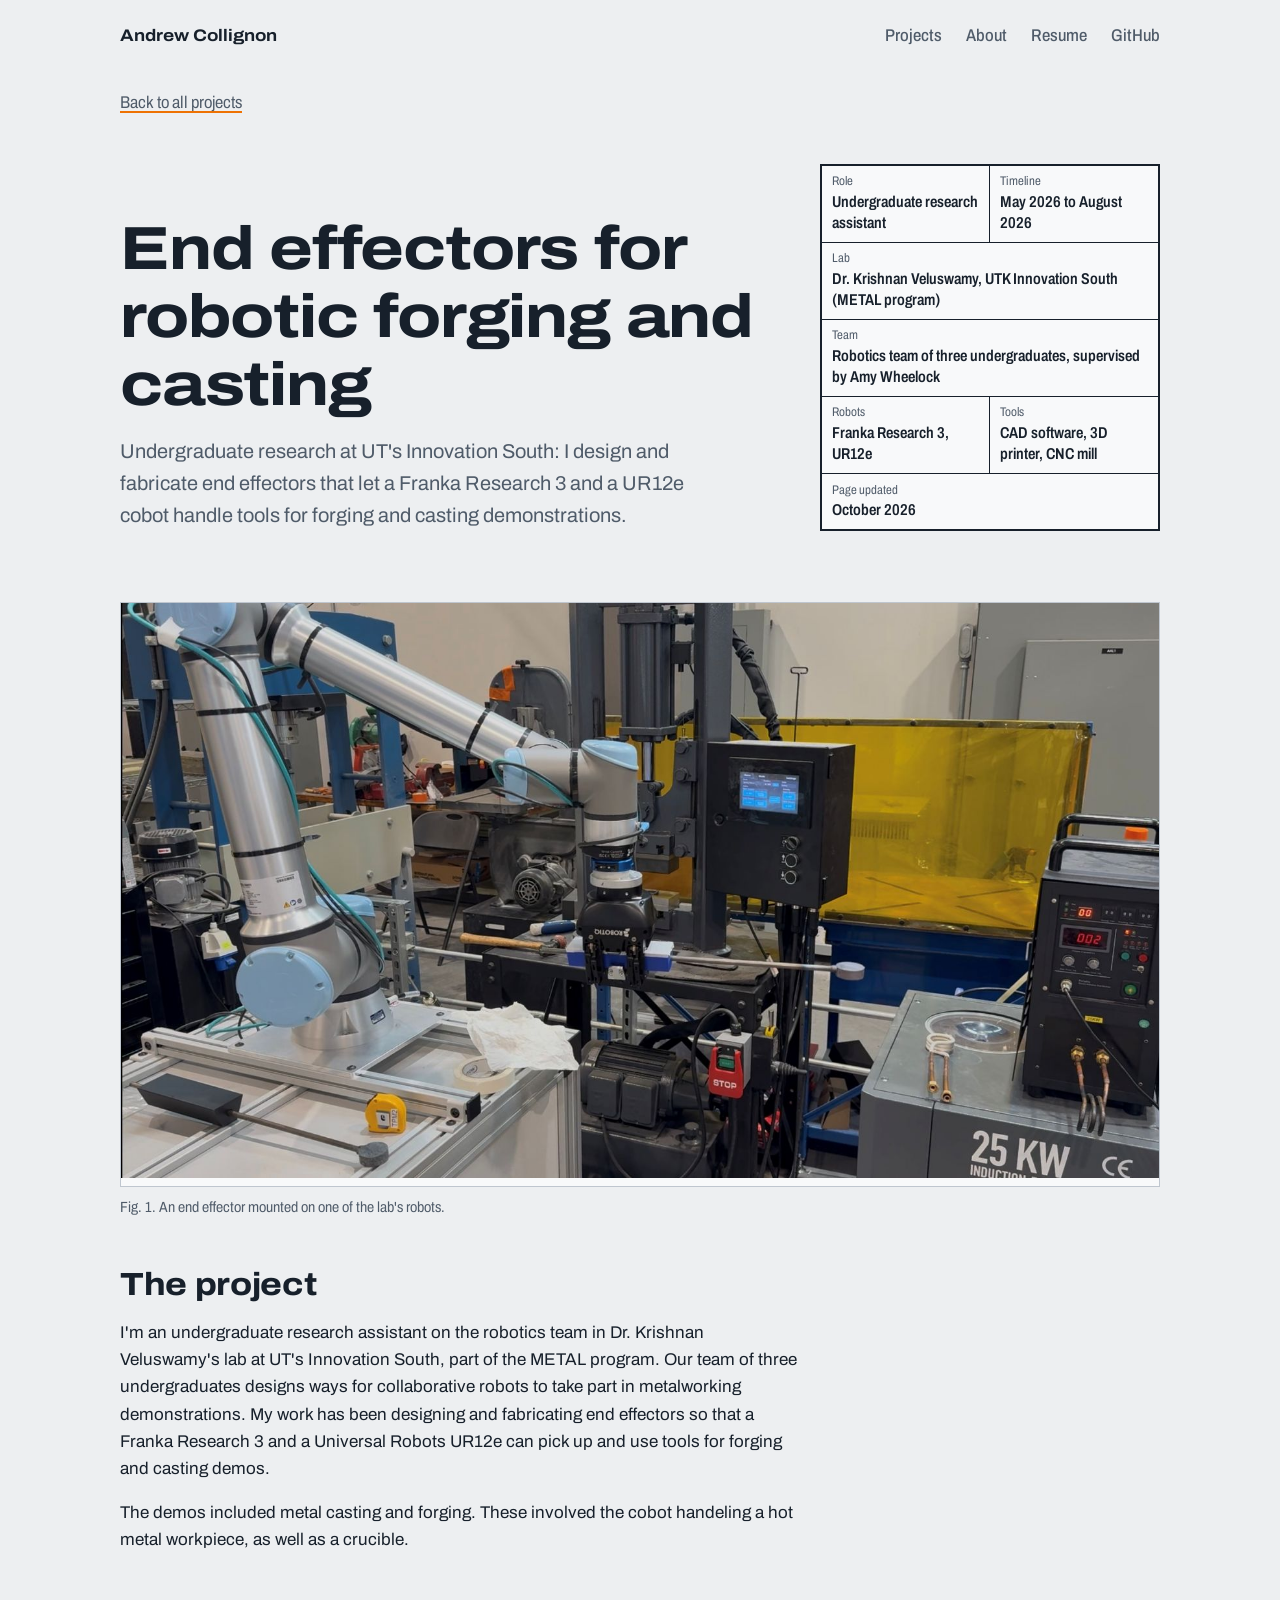
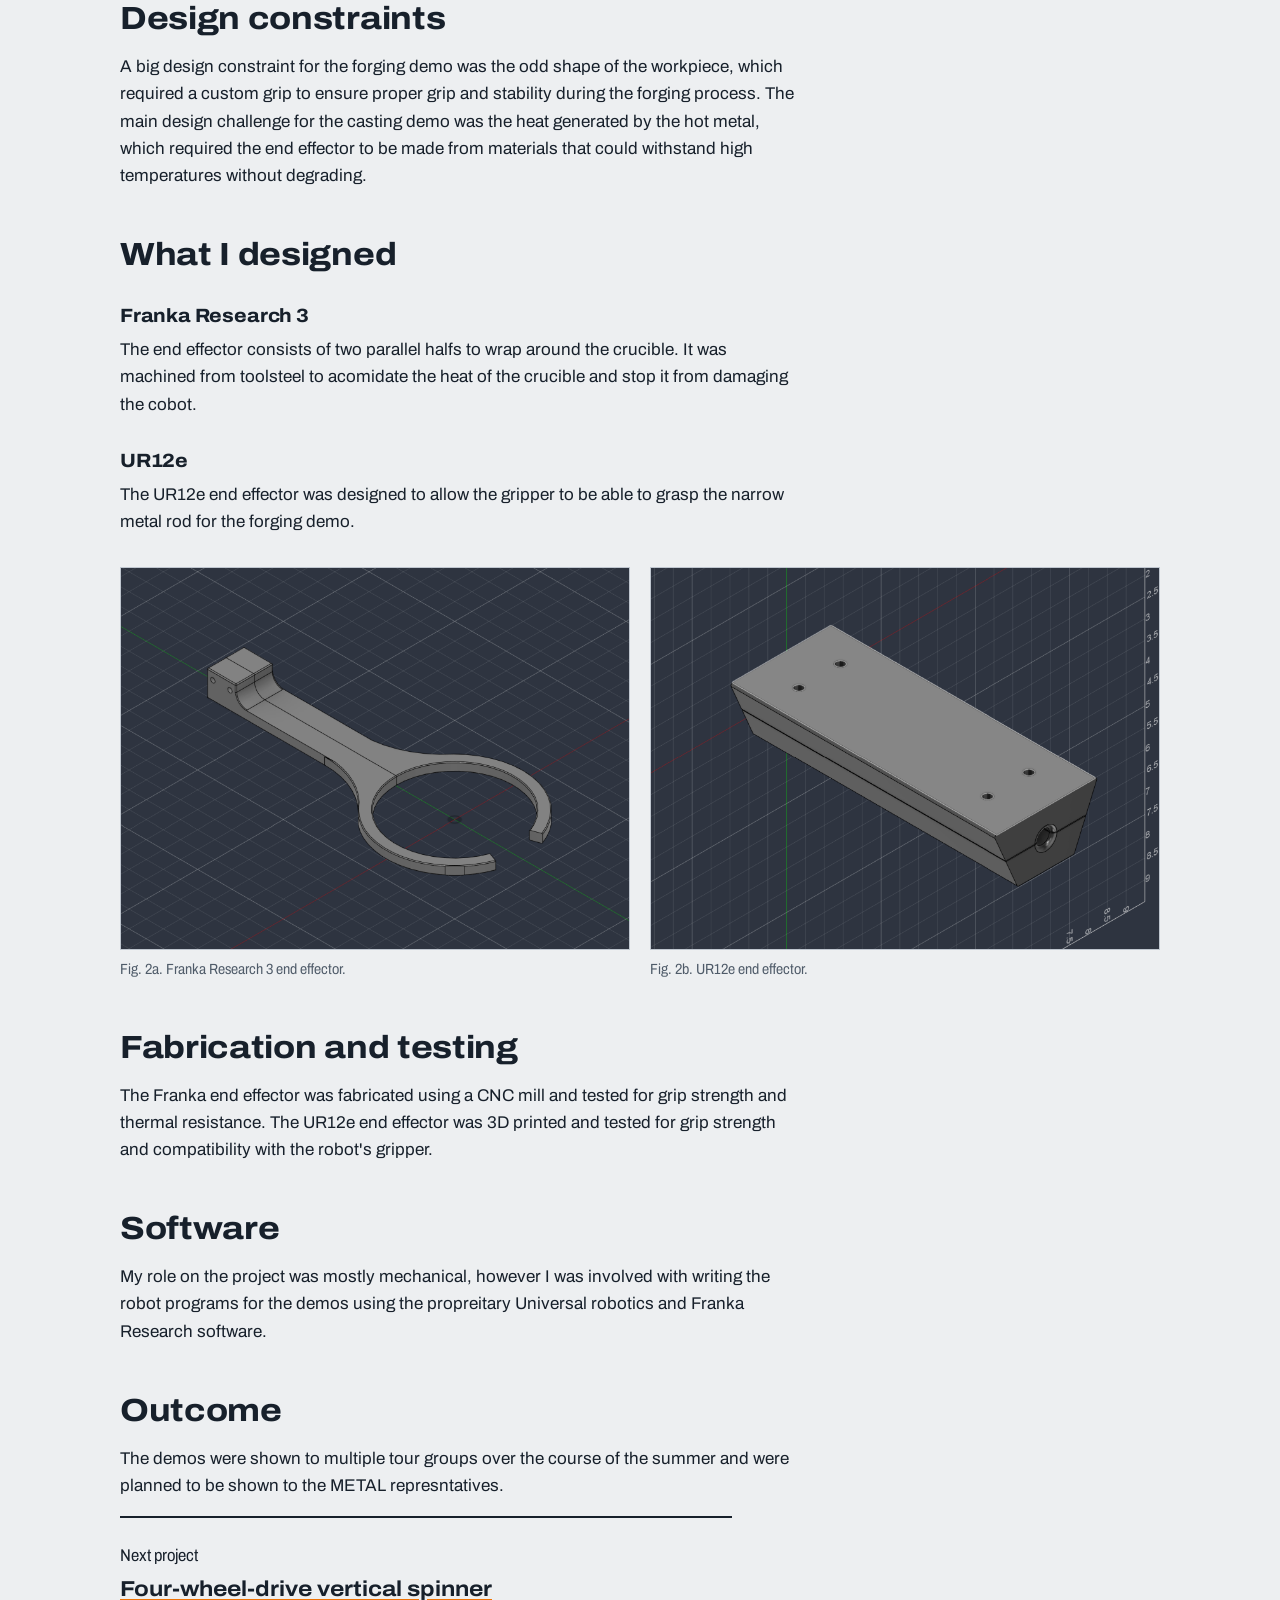
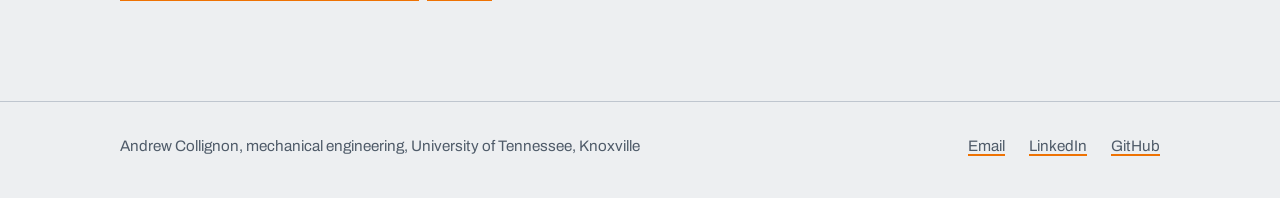
<file: projects/metal-end-effectors.html>
<!DOCTYPE html>
<html lang="en">
<head>
<meta charset="utf-8">
<meta name="viewport" content="width=device-width, initial-scale=1, viewport-fit=cover">
<title>End effectors for robotic forging and casting | Andrew [Lastname]</title>
<meta name="description" content="Undergraduate research: end effectors that let a Franka Research 3 and a UR12e handle tools in forging and casting demos.">
<meta property="og:title" content="End effectors for robotic forging and casting | Andrew [Lastname]">
<meta property="og:description" content="Undergraduate research: end effectors that let a Franka Research 3 and a UR12e handle tools in forging and casting demos.">
<link rel="icon" href="data:image/svg+xml,<svg xmlns='http://www.w3.org/2000/svg' viewBox='0 0 100 100'><text y='.9em' font-size='90'>🦾</text></svg>">
<link rel="preconnect" href="https://fonts.googleapis.com">
<link rel="preconnect" href="https://fonts.gstatic.com" crossorigin>
<link rel="stylesheet" href="https://fonts.googleapis.com/css2?family=Archivo:wdth,wght@62..125,400..800&display=swap">
<link rel="stylesheet" href="../style.css">
</head>
<body>
<a class="skip" href="#main">Skip to content</a>
<header class="site-head">
  <div class="wrap">
    <a class="site-name" href="../index.html">Andrew Collignon</a>
    <nav class="site-nav" aria-label="Main">
      <a href="../index.html#projects">Projects</a>
      <a href="../index.html#about">About</a>
      <!-- Put your resume in the same folder as index.html and name it resume.pdf -->
      <a href="../resume.pdf">Resume</a>
      <!-- Replace the # with your GitHub profile URL -->
      <a href="#">GitHub</a>
    </nav>
  </div>
</header>
<main id="main" class="wrap">
  <a class="back" href="../index.html#projects">Back to all projects</a>
  <div class="project-head">
    <div>
      <h1>End effectors for robotic forging and casting</h1>
      <p class="summary">Undergraduate research at UT's Innovation South: I design and fabricate end effectors that let a Franka Research 3 and a UR12e cobot handle tools for forging and casting demonstrations.</p>
    </div>
    <dl class="title-block" aria-label="Project details">
  <div><dt>Role</dt><dd>Undergraduate research assistant</dd></div>
  <div><dt>Timeline</dt><dd>May 2026 to August 2026</dd></div>
  <div class="span"><dt>Lab</dt><dd>Dr. Krishnan Veluswamy, UTK Innovation South (METAL program)</dd></div>
  <div class="span"><dt>Team</dt><dd>Robotics team of three undergraduates, supervised by Amy Wheelock</dd></div>
  <div><dt>Robots</dt><dd>Franka Research 3, UR12e</dd></div>
  <div><dt>Tools</dt><dd>CAD software, 3D printer, CNC mill</dd></div>
  <div class="span"><dt>Page updated</dt><dd>October 2026</dd></div>
</dl>
  </div>
  <article class="article">

    <!-- Before publishing: check with the lab what you're allowed to show publicly (photos, drawings, demo details). -->
    <figure>
  <!-- To add your image, replace the whole <div class="ph">…</div> line with:
       <img src="../images/YOUR-FILE.jpg" alt="Describe what the photo shows"> -->
  <div class="frame tall"><img src="../images/UR12e-grip.jpg" alt="UR12e with gripper"></div></div>
  <figcaption>Fig. 1. An end effector mounted on one of the lab's robots.</figcaption>
</figure>

    <h2>The project</h2>
    <p>I'm an undergraduate research assistant on the robotics team in Dr. Krishnan Veluswamy's lab at UT's Innovation South, part of the METAL program. Our team of three undergraduates designs ways for collaborative robots to take part in metalworking demonstrations. My work has been designing and fabricating end effectors so that a Franka Research 3 and a Universal Robots UR12e can pick up and use tools for forging and casting demos.</p>
    <p>The demos included metal casting and forging. These involved the cobot handeling a hot metal workpiece, as well as a crucible.</p>

    <h2>Design constraints</h2>
    <p>A big design constraint for the forging demo was the odd shape of the workpiece, which required a custom grip to ensure proper grip and stability during the forging process. The main design challenge for the casting demo was the heat generated by the hot metal, which required the end effector to be made from materials that could withstand high temperatures without degrading.</p>

    <h2>What I designed</h2>
    <h3>Franka Research 3</h3>
    <p>The end effector consists of two parallel halfs to wrap around the crucible. It was machined from toolsteel to acomidate the heat of the crucible and stop it from damaging the cobot.</p>
    <h3>UR12e</h3>
    <p>The UR12e end effector was designed to allow the gripper to be able to grasp the narrow metal rod for the forging demo.</p>
    <div class="figure-row">
      <figure><div class="frame"><img src="../images/Franka-casting.png" alt="franka with casting"></div><figcaption>Fig. 2a. Franka Research 3 end effector.</figcaption></figure>
      <figure><div class="frame"><img src="../images/UR-casting.png" alt="UR12e with handle"></div><figcaption>Fig. 2b. UR12e end effector.</figcaption></figure>
    </div>

    <h2>Fabrication and testing</h2>
    <p>The Franka end effector was fabricated using a CNC mill and tested for grip strength and thermal resistance. The UR12e end effector was 3D printed and tested for grip strength and compatibility with the robot's gripper.</p>

    <h2>Software</h2>
    <p>My role on the project was mostly mechanical, however I was involved with writing the robot programs for the demos using the propreitary Universal robotics and Franka Research software.</p>

    <h2>Outcome</h2>
    <p>The demos were shown to multiple tour groups over the course of the summer and were planned to be shown to the METAL represntatives.</p>

    <p class="next-project">Next project<br><a href="vertical-spinner.html">Four-wheel-drive vertical spinner</a></p>
  </article>
</main>
<footer class="site-foot">
  <div class="wrap">
    <span>Andrew Collignon, mechanical engineering, University of Tennessee, Knoxville</span>
    <nav aria-label="Contact">
      <!-- Replace the addresses below with your own -->
      <a href="mailto:you@example.com">Email</a>
      <a href="#">LinkedIn</a>
      <a href="#">GitHub</a>
    </nav>
  </div>
</footer>
</body>
</html>
</file>
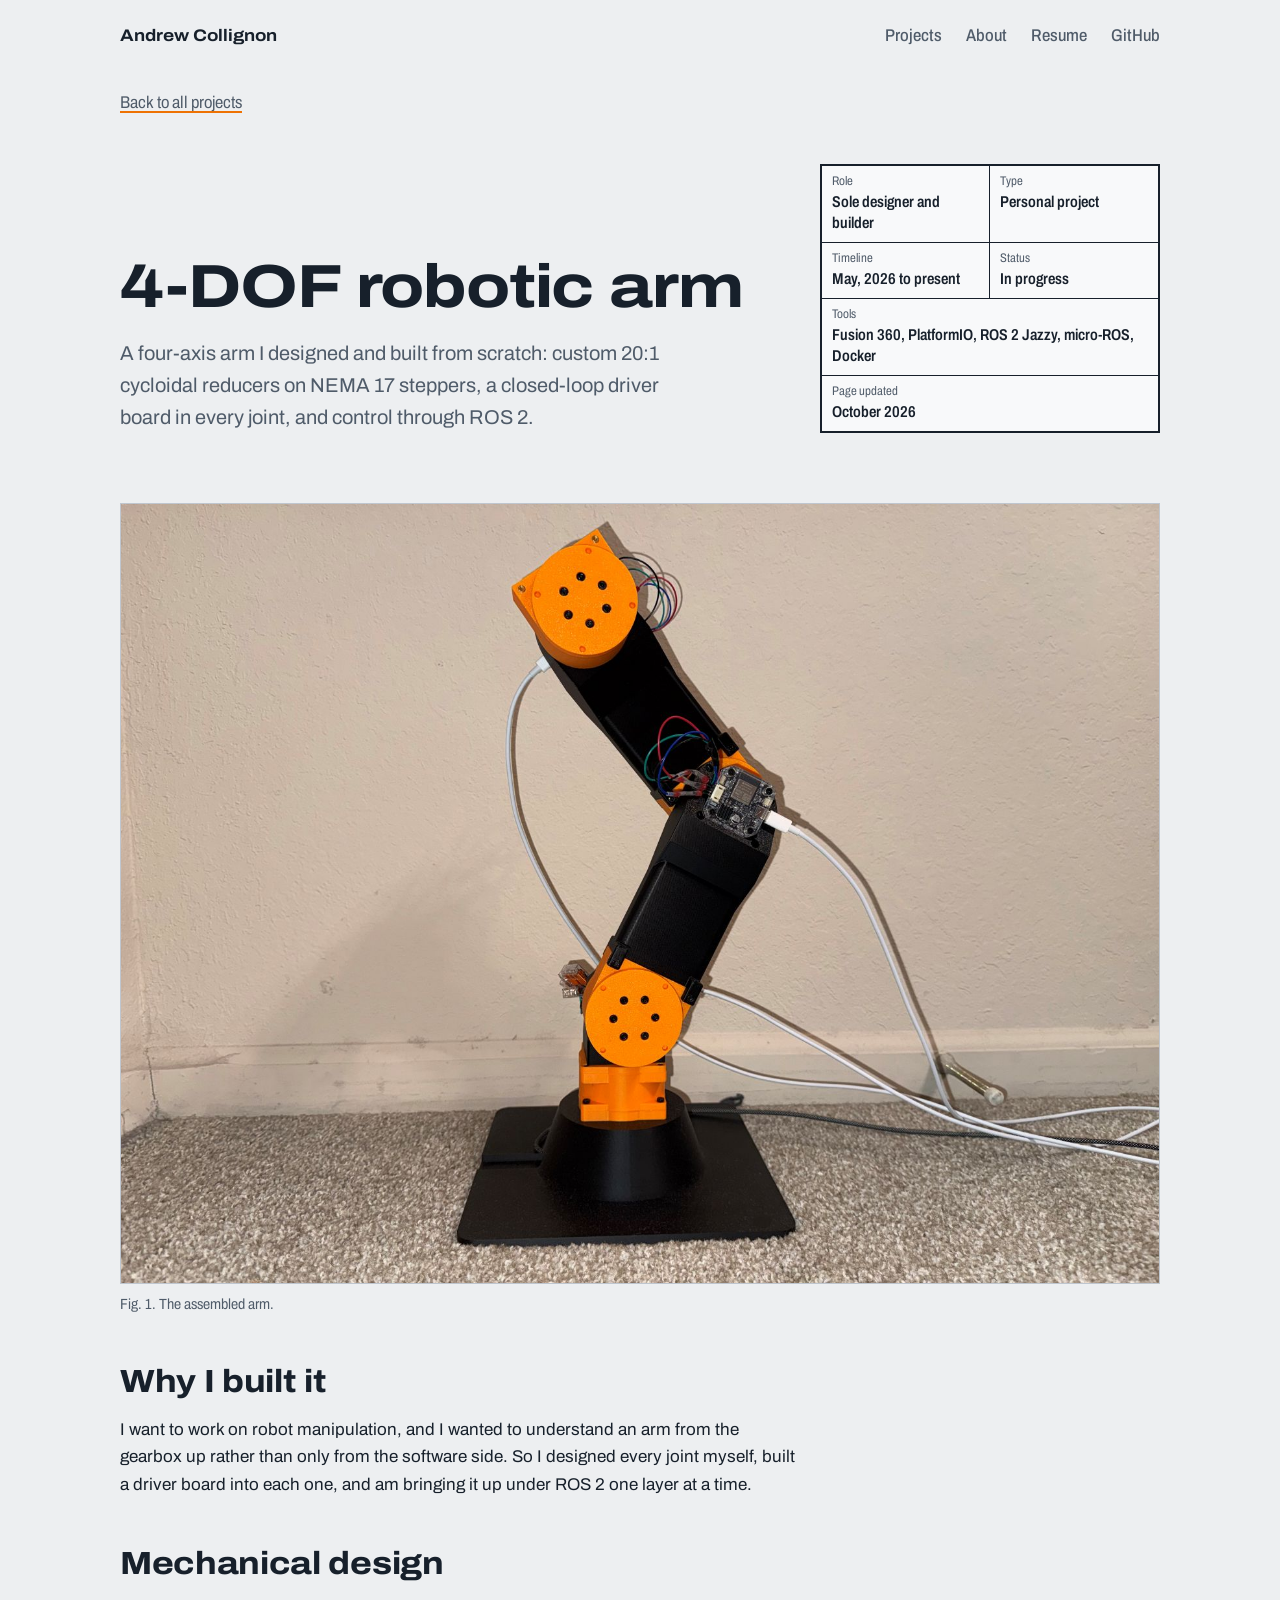
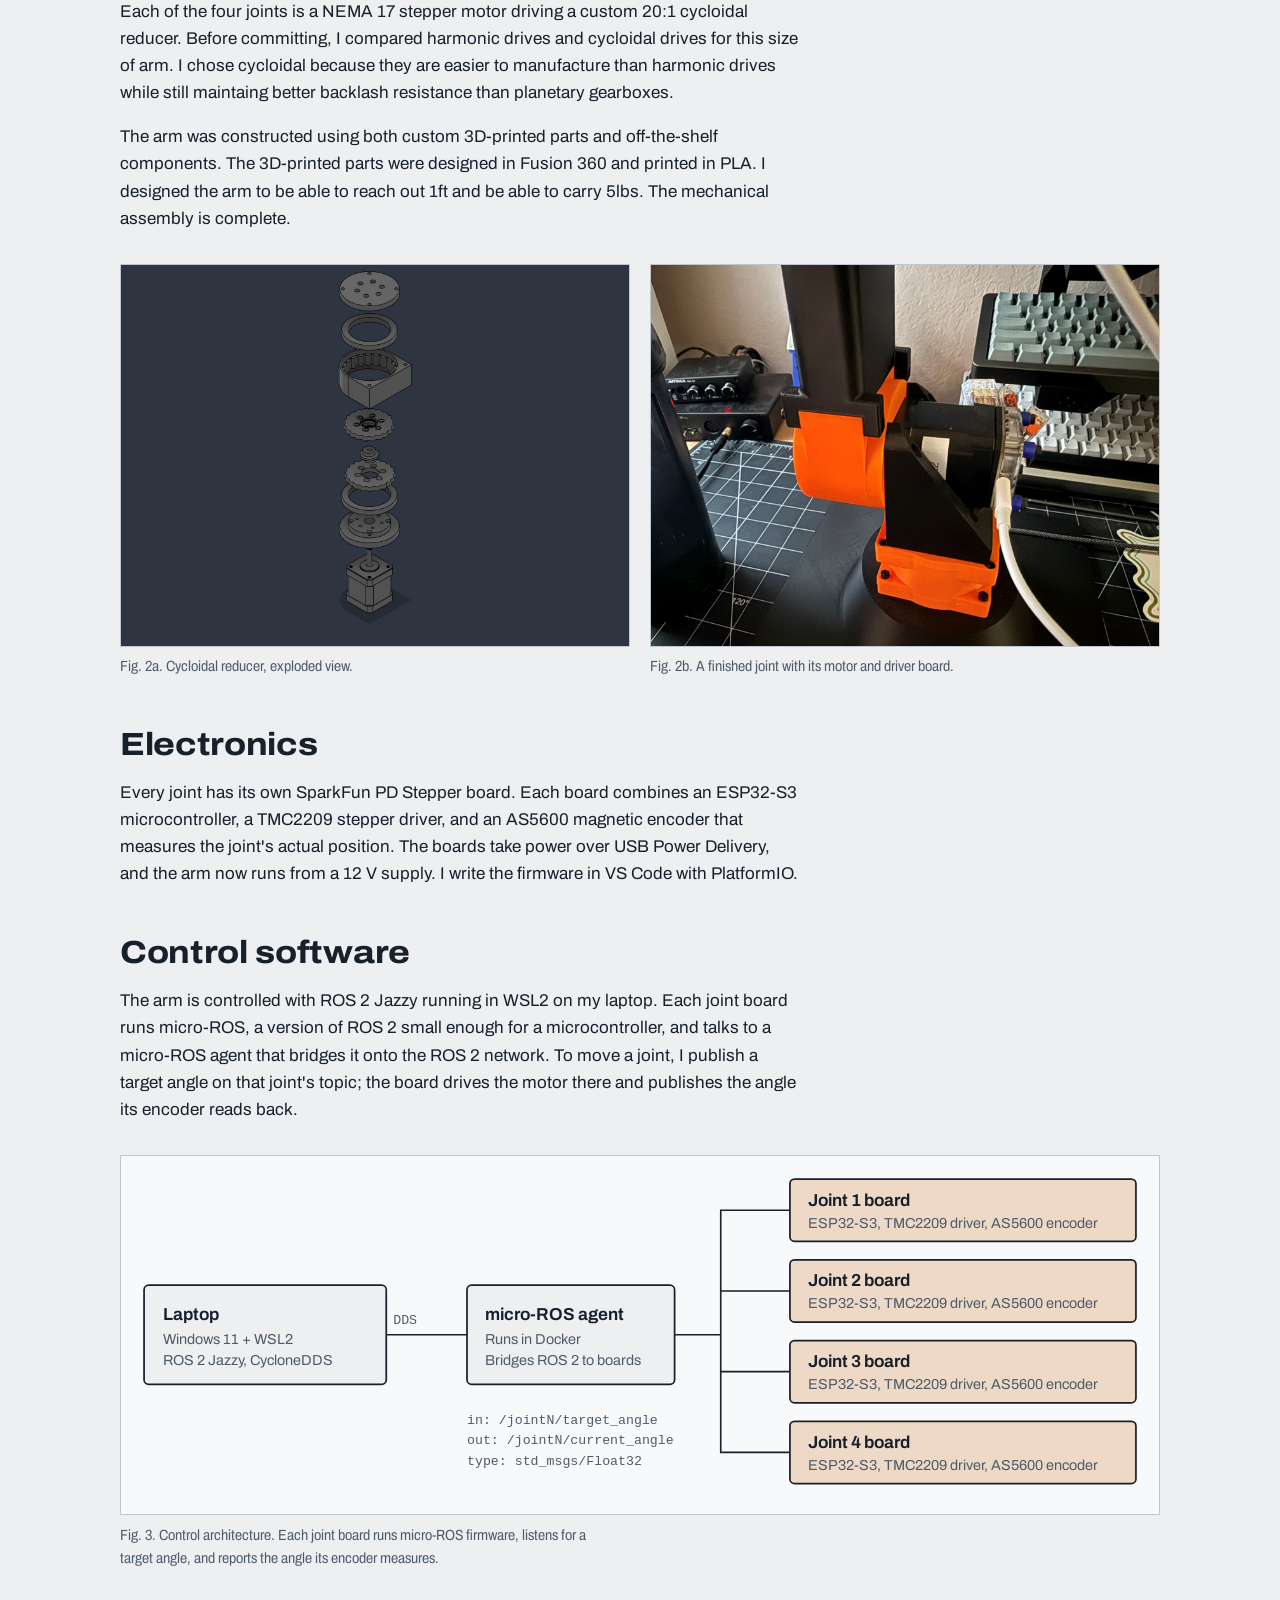
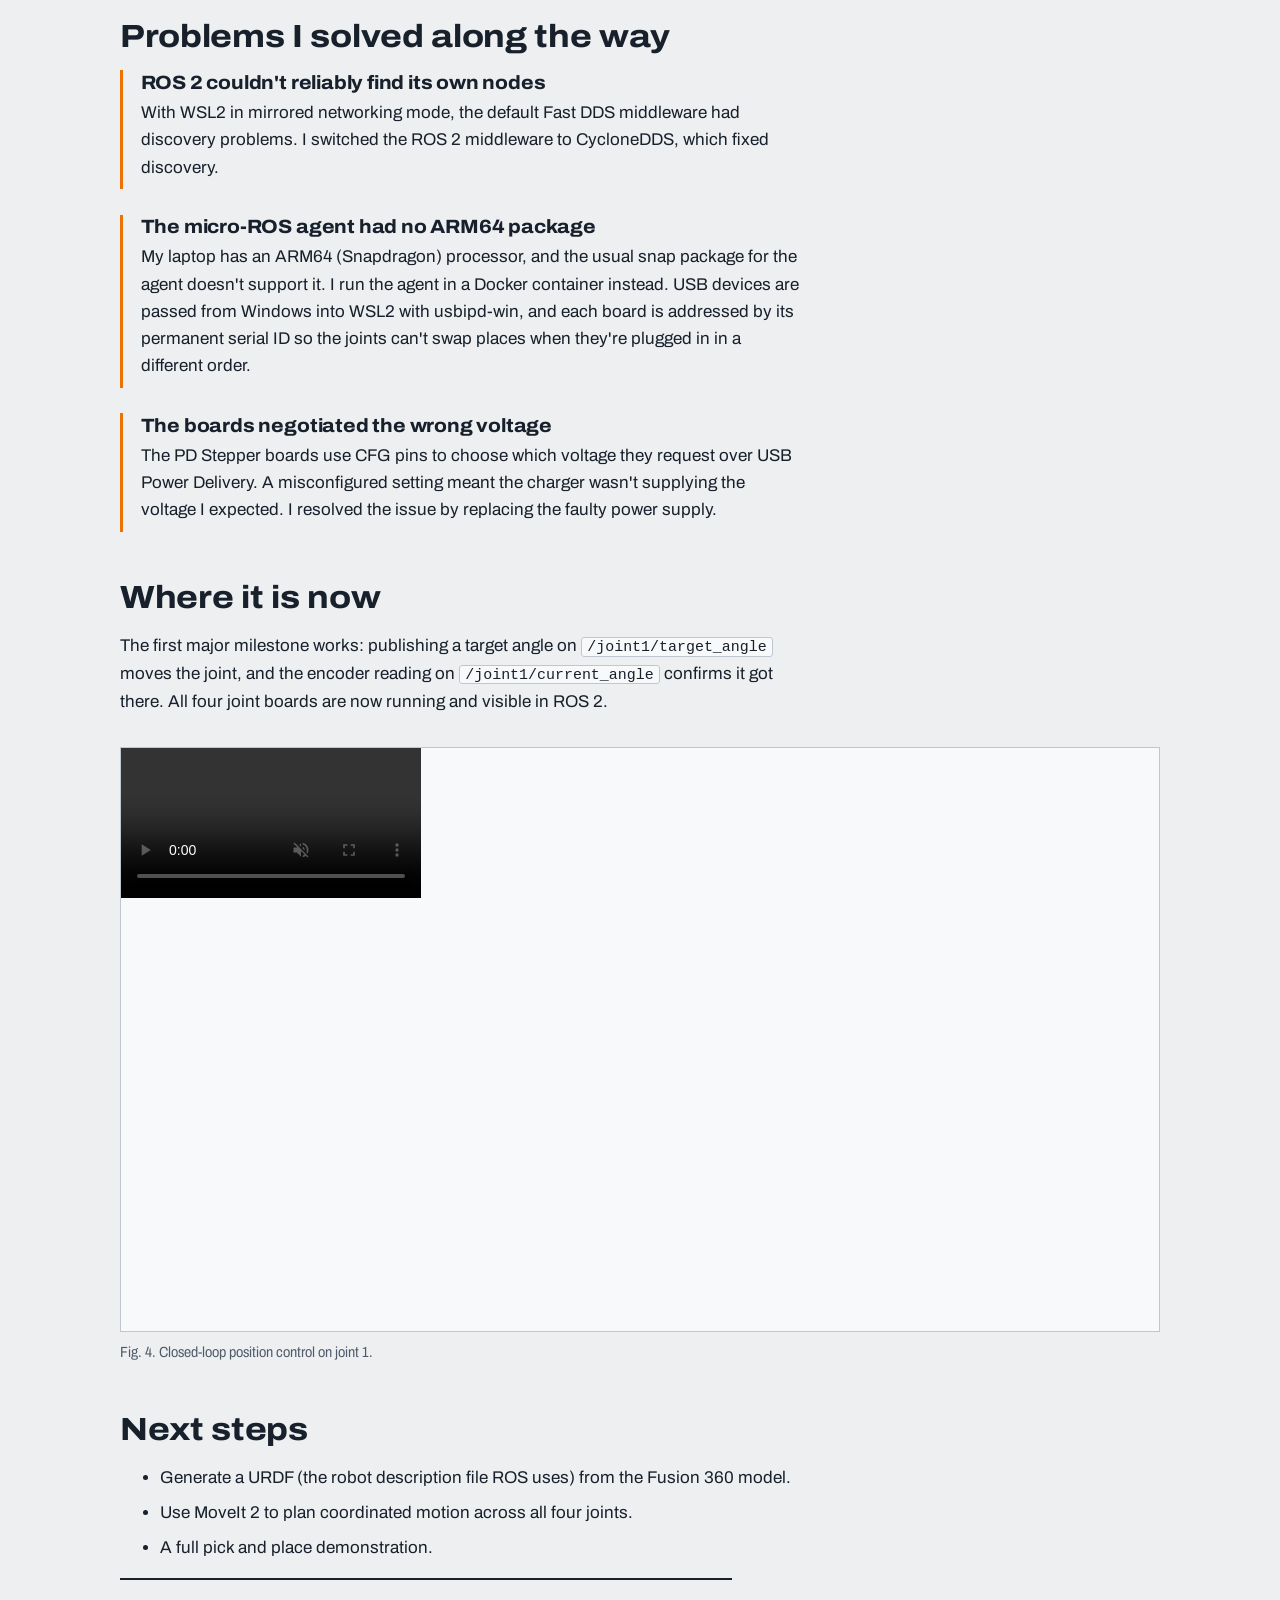
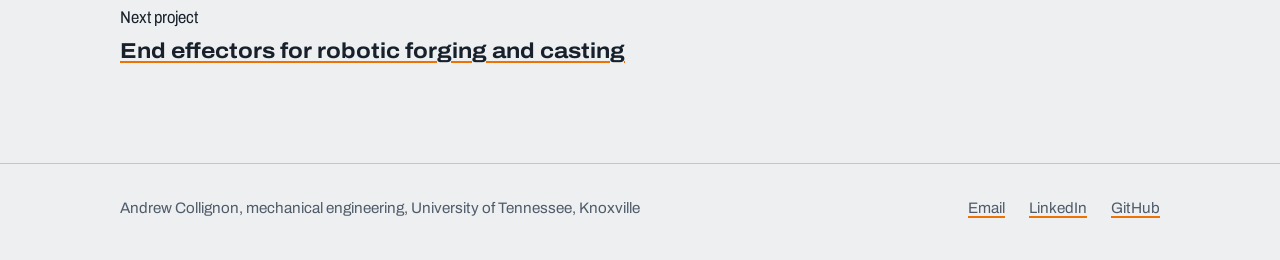
<file: projects/robotic-arm.html>
<!DOCTYPE html>
<html lang="en">
<head>
<meta charset="utf-8">
<meta name="viewport" content="width=device-width, initial-scale=1, viewport-fit=cover">
<title>4-DOF robotic arm | Andrew [Lastname]</title>
<meta name="description" content="A four-axis robotic arm I designed and built from scratch, with custom cycloidal gearboxes and ROS 2 control.">
<meta property="og:title" content="4-DOF robotic arm | Andrew [Lastname]">
<meta property="og:description" content="A four-axis robotic arm I designed and built from scratch, with custom cycloidal gearboxes and ROS 2 control.">
<link rel="icon" href="data:image/svg+xml,<svg xmlns='http://www.w3.org/2000/svg' viewBox='0 0 100 100'><text y='.9em' font-size='90'>🦾</text></svg>">
<link rel="preconnect" href="https://fonts.googleapis.com">
<link rel="preconnect" href="https://fonts.gstatic.com" crossorigin>
<link rel="stylesheet" href="https://fonts.googleapis.com/css2?family=Archivo:wdth,wght@62..125,400..800&display=swap">
<link rel="stylesheet" href="../style.css">
</head>
<body>
<a class="skip" href="#main">Skip to content</a>
<header class="site-head">
  <div class="wrap">
    <a class="site-name" href="../index.html">Andrew Collignon</a>
    <nav class="site-nav" aria-label="Main">
      <a href="../index.html#projects">Projects</a>
      <a href="../index.html#about">About</a>
      <!-- Put your resume in the same folder as index.html and name it resume.pdf -->
      <a href="../resume.pdf">Resume</a>
      <!-- Replace the # with your GitHub profile URL -->
      <a href="#">GitHub</a>
    </nav>
  </div>
</header>
<main id="main" class="wrap">
  <a class="back" href="../index.html#projects">Back to all projects</a>
  <div class="project-head">
    <div>
      <h1>4-DOF robotic arm</h1>
      <p class="summary">A four-axis arm I designed and built from scratch: custom 20:1 cycloidal reducers on NEMA 17 steppers, a closed-loop driver board in every joint, and control through ROS 2.</p>
    </div>
    <dl class="title-block" aria-label="Project details">
  <div><dt>Role</dt><dd>Sole designer and builder</dd></div>
  <div><dt>Type</dt><dd>Personal project</dd></div>
  <div><dt>Timeline</dt><dd>May, 2026 to present</dd></div>
  <div><dt>Status</dt><dd>In progress</dd></div>
  <div class="span"><dt>Tools</dt><dd>Fusion 360, PlatformIO, ROS 2 Jazzy, micro-ROS, Docker</dd></div>
  <div class="span"><dt>Page updated</dt><dd>October 2026</dd></div>
</dl>
  </div>
  <article class="article">

    <figure>
  <!-- To add your image, replace the whole <div class="ph">…</div> line with:
       <img src="../images/YOUR-FILE.jpg" alt="Describe what the photo shows"> -->
  <div class="frame tall"><img src="../images/big-arm-pic.jpg" alt="side profile of robot"></div>
  <figcaption>Fig. 1. The assembled arm.</figcaption>
</figure>

    <h2>Why I built it</h2>
    <p>I want to work on robot manipulation, and I wanted to understand an arm from the gearbox up rather than only from the software side. So I designed every joint myself, built a driver board into each one, and am bringing it up under ROS 2 one layer at a time.</p>

    <h2>Mechanical design</h2>
    <p>Each of the four joints is a NEMA 17 stepper motor driving a custom 20:1 cycloidal reducer. Before committing, I compared harmonic drives and cycloidal drives for this size of arm. I chose cycloidal because they are easier to manufacture than harmonic drives while still maintaing better backlash resistance than planetary gearboxes.</p>
    <p>The arm was constructed using both custom 3D-printed parts and off-the-shelf components. The 3D-printed parts were designed in Fusion 360 and printed in PLA. I designed the arm to be able to reach out 1ft and be able to carry 5lbs. The mechanical assembly is complete.</p>
    <div class="figure-row">
      <figure><div class="frame"><img src="../images/exploded-view.png" alt="The exploded view of the cycloidal reducer"></div><figcaption>Fig. 2a. Cycloidal reducer, exploded view.</figcaption></figure>
      <figure><div class="frame"><img src="../images/single-pod.jpg" alt="A finished joint with its motor and driver board"></div><figcaption>Fig. 2b. A finished joint with its motor and driver board.</figcaption></figure>
    </div>

    <h2>Electronics</h2>
    <p>Every joint has its own SparkFun PD Stepper board. Each board combines an ESP32-S3 microcontroller, a TMC2209 stepper driver, and an AS5600 magnetic encoder that measures the joint's actual position. The boards take power over USB Power Delivery, and the arm now runs from a 12&nbsp;V supply. I write the firmware in VS Code with PlatformIO.</p>

    <h2>Control software</h2>
    <p>The arm is controlled with ROS 2 Jazzy running in WSL2 on my laptop. Each joint board runs micro-ROS, a version of ROS 2 small enough for a microcontroller, and talks to a micro-ROS agent that bridges it onto the ROS 2 network. To move a joint, I publish a target angle on that joint's topic; the board drives the motor there and publishes the angle its encoder reads back.</p>
    <figure>
  <div class="frame diagram" role="img" aria-label="Block diagram: a laptop running ROS 2 in WSL2 talks to a micro-ROS agent in Docker, which connects to four joint driver boards. Each board subscribes to a target angle topic and publishes its measured angle.">
  <svg viewBox="0 0 900 310" xmlns="http://www.w3.org/2000/svg">
    <rect class="dg-box" x="20" y="112" width="210" height="86" rx="4"/>
    <text class="dg-text" x="36" y="142">Laptop</text>
    <text class="dg-sub" x="36" y="163">Windows 11 + WSL2</text>
    <text class="dg-sub" x="36" y="181">ROS 2 Jazzy, CycloneDDS</text>
    <rect class="dg-box" x="300" y="112" width="180" height="86" rx="4"/>
    <text class="dg-text" x="316" y="142">micro-ROS agent</text>
    <text class="dg-sub" x="316" y="163">Runs in Docker</text>
    <text class="dg-sub" x="316" y="181">Bridges ROS 2 to boards</text>
    <path class="dg-line" d="M230 155 H300"/>
    <text class="dg-mono" x="236" y="146">DDS</text>
    <path class="dg-line" d="M480 155 H520 V47 H580 M520 155 V117 H580 M520 155 V187 H580 M520 155 V257 H580"/>
    <g>
      <rect class="dg-box hl" x="580" y="20" width="300" height="54" rx="4"/><text class="dg-text" x="596" y="43">Joint 1 board</text><text class="dg-sub" x="596" y="62">ESP32-S3, TMC2209 driver, AS5600 encoder</text>
      <rect class="dg-box hl" x="580" y="90" width="300" height="54" rx="4"/><text class="dg-text" x="596" y="113">Joint 2 board</text><text class="dg-sub" x="596" y="132">ESP32-S3, TMC2209 driver, AS5600 encoder</text>
      <rect class="dg-box hl" x="580" y="160" width="300" height="54" rx="4"/><text class="dg-text" x="596" y="183">Joint 3 board</text><text class="dg-sub" x="596" y="202">ESP32-S3, TMC2209 driver, AS5600 encoder</text>
      <rect class="dg-box hl" x="580" y="230" width="300" height="54" rx="4"/><text class="dg-text" x="596" y="253">Joint 4 board</text><text class="dg-sub" x="596" y="272">ESP32-S3, TMC2209 driver, AS5600 encoder</text>
    </g>
    <text class="dg-mono" x="300" y="232">in:  /jointN/target_angle</text>
    <text class="dg-mono" x="300" y="250">out: /jointN/current_angle</text>
    <text class="dg-mono" x="300" y="268">type: std_msgs/Float32</text>
  </svg>
  </div>
  <figcaption>Fig. 3. Control architecture. Each joint board runs micro-ROS firmware, listens for a target angle, and reports the angle its encoder measures.</figcaption>
</figure>

    <h2>Problems I solved along the way</h2>
    <ul class="fixes">
      <li>
        <h3>ROS 2 couldn't reliably find its own nodes</h3>
        <p>With WSL2 in mirrored networking mode, the default Fast DDS middleware had discovery problems. I switched the ROS 2 middleware to CycloneDDS, which fixed discovery.</p>
      </li>
      <li>
        <h3>The micro-ROS agent had no ARM64 package</h3>
        <p>My laptop has an ARM64 (Snapdragon) processor, and the usual snap package for the agent doesn't support it. I run the agent in a Docker container instead. USB devices are passed from Windows into WSL2 with usbipd-win, and each board is addressed by its permanent serial ID so the joints can't swap places when they're plugged in in a different order.</p>
      </li>
      <li>
        <h3>The boards negotiated the wrong voltage</h3>
        <p>The PD Stepper boards use CFG pins to choose which voltage they request over USB Power Delivery. A misconfigured setting meant the charger wasn't supplying the voltage I expected. I resolved the issue by replacing the faulty power supply.</p>
      </li>
    </ul>

    <h2>Where it is now</h2>
    <p>The first major milestone works: publishing a target angle on <code>/joint1/target_angle</code> moves the joint, and the encoder reading on <code>/joint1/current_angle</code> confirms it got there. All four joint boards are now running and visible in ROS 2.</p>
    <figure>
      <!-- A short video helps a lot here. Export a 10–20 second clip as MP4 (under ~10 MB), put it in images/, then replace the whole <div class="ph">…</div> line with:
           <video src="../images/joint-test.mp4" controls muted playsinline loop></video> -->
      <div class="frame tall"><video src="../images/joint.MOV" controls muted playsinline loop></video></div>
      <figcaption>Fig. 4. Closed-loop position control on joint 1.</figcaption>
    </figure>

    <h2>Next steps</h2>
    <ul>
      <li>Generate a URDF (the robot description file ROS uses) from the Fusion 360 model.</li>
      <li>Use MoveIt 2 to plan coordinated motion across all four joints.</li>
      <li>A full pick and place demonstration.</li>
    </ul>

    <p class="next-project">Next project<br><a href="metal-end-effectors.html">End effectors for robotic forging and casting</a></p>
  </article>
</main>
<footer class="site-foot">
  <div class="wrap">
    <span>Andrew Collignon, mechanical engineering, University of Tennessee, Knoxville</span>
    <nav aria-label="Contact">
      <!-- Replace the addresses below with your own -->
      <a href="mailto:drewcolligno633@gmail.com">Email</a>
      <a href="#">LinkedIn</a>
      <a href="#">GitHub</a>
    </nav>
  </div>
</footer>
</body>
</html>
</file>
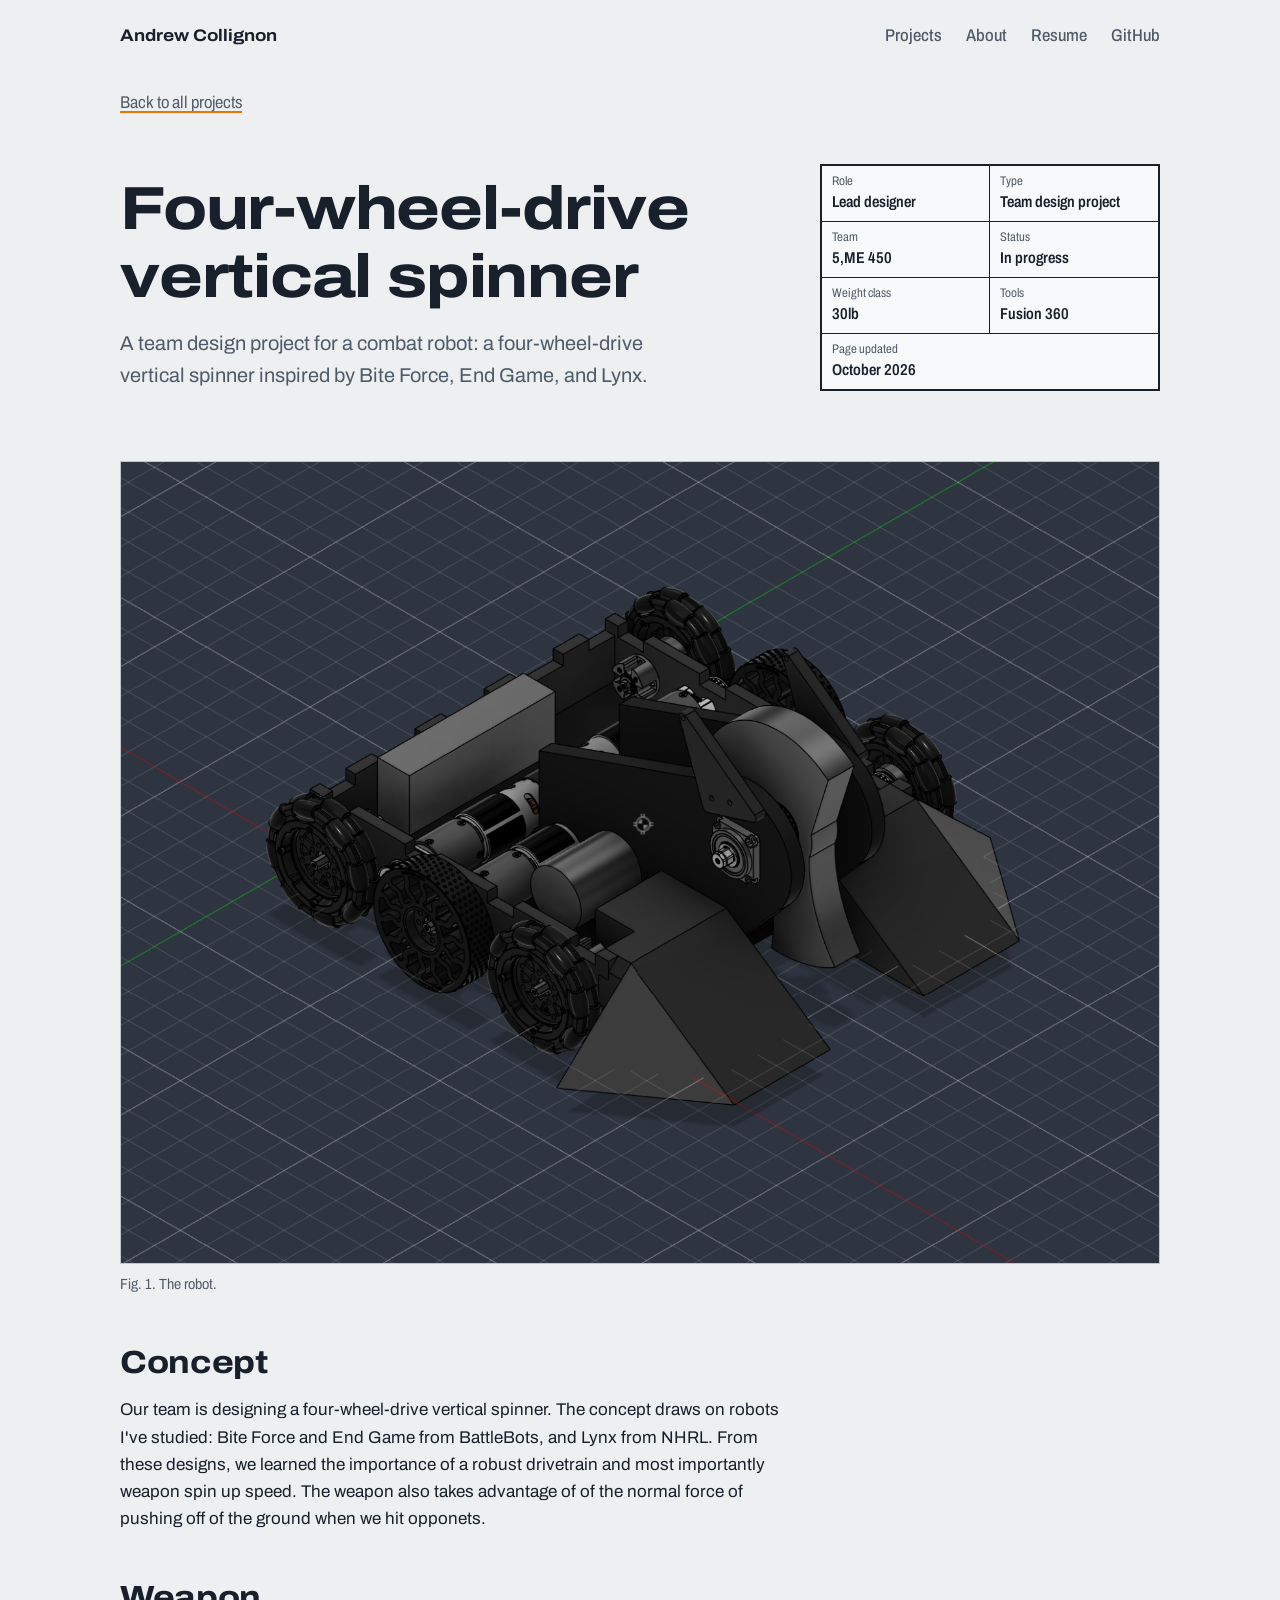
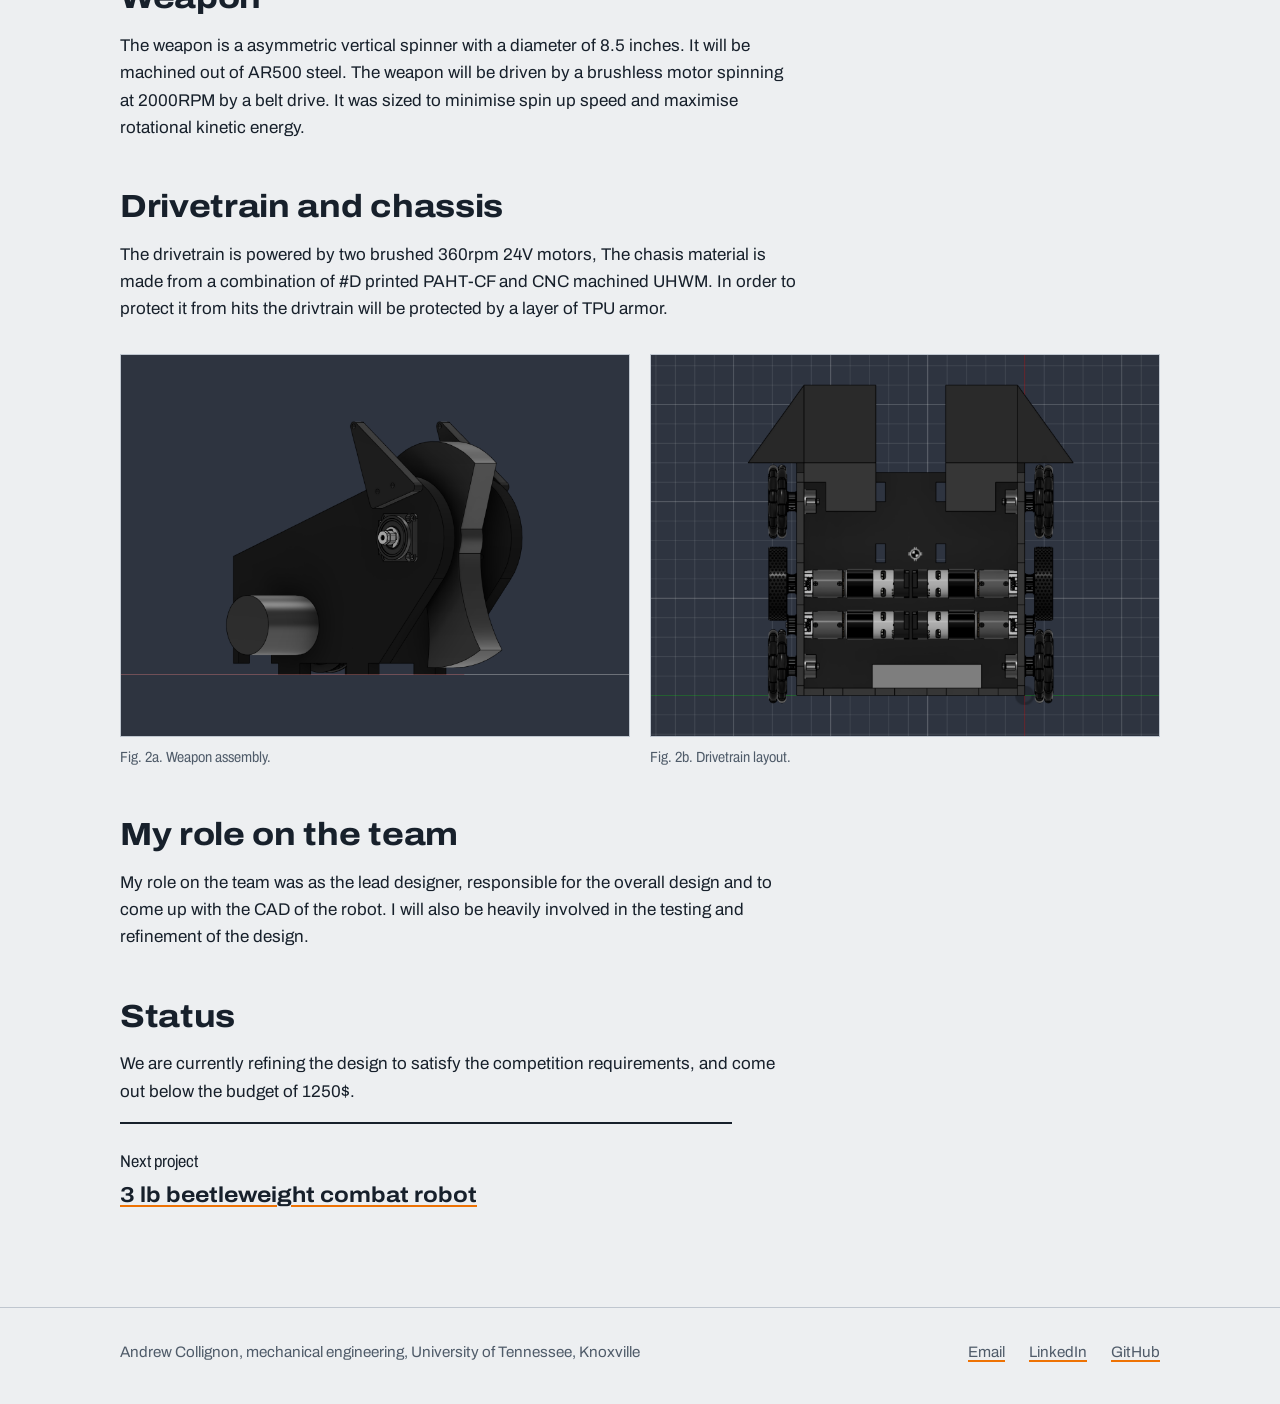
<file: projects/vertical-spinner.html>
<!DOCTYPE html>
<html lang="en">
<head>
<meta charset="utf-8">
<meta name="viewport" content="width=device-width, initial-scale=1, viewport-fit=cover">
<title>Four-wheel-drive vertical spinner | Andrew Collignon</title>
<meta name="description" content="A team combat robot design project: a four-wheel-drive vertical spinner.">
<meta property="og:title" content="Four-wheel-drive vertical spinner | Andrew [Lastname]">
<meta property="og:description" content="A team combat robot design project: a four-wheel-drive vertical spinner.">
<link rel="icon" href="data:image/svg+xml,<svg xmlns='http://www.w3.org/2000/svg' viewBox='0 0 100 100'><text y='.9em' font-size='90'>🦾</text></svg>">
<link rel="preconnect" href="https://fonts.googleapis.com">
<link rel="preconnect" href="https://fonts.gstatic.com" crossorigin>
<link rel="stylesheet" href="https://fonts.googleapis.com/css2?family=Archivo:wdth,wght@62..125,400..800&display=swap">
<link rel="stylesheet" href="../style.css">
</head>
<body>
<a class="skip" href="#main">Skip to content</a>
<header class="site-head">
  <div class="wrap">
    <a class="site-name" href="../index.html">Andrew Collignon</a>
    <nav class="site-nav" aria-label="Main">
      <a href="../index.html#projects">Projects</a>
      <a href="../index.html#about">About</a>
      <!-- Put your resume in the same folder as index.html and name it resume.pdf -->
      <a href="../resume.pdf">Resume</a>
      <!-- Replace the # with your GitHub profile URL -->
      <a href="#">GitHub</a>
    </nav>
  </div>
</header>
<main id="main" class="wrap">
  <a class="back" href="../index.html#projects">Back to all projects</a>
  <div class="project-head">
    <div>
      <h1>Four-wheel-drive vertical spinner</h1>
      <p class="summary">A team design project for a combat robot: a four-wheel-drive vertical spinner inspired by Bite Force, End Game, and Lynx.</p>
    </div>
    <dl class="title-block" aria-label="Project details">
  <div><dt>Role</dt><dd>Lead designer</dd></div>
  <div><dt>Type</dt><dd>Team design project</dd></div>
  <div><dt>Team</dt><dd>5,ME 450</dd></div>
  <div><dt>Status</dt><dd>In progress</dd></div>
  <div><dt>Weight class</dt><dd>30lb</dd></div>
  <div><dt>Tools</dt><dd>Fusion 360</dd></div>
  <div class="span"><dt>Page updated</dt><dd>October 2026</dd></div>
</dl>
  </div>
  <article class="article">

    <figure>
  <!-- To add your image, replace the whole <div class="ph">…</div> line with:
       <img src="../images/YOUR-FILE.jpg" alt="Describe what the photo shows"> -->
  <div class="frame tall"><img src="../images/Ajax.png" alt="CAD of full 30lb"></div>
  <figcaption>Fig. 1. The robot.</figcaption>
</figure>

    <h2>Concept</h2>
    <p>Our team is designing a four-wheel-drive vertical spinner. The concept draws on robots I've studied: Bite Force and End Game from BattleBots, and Lynx from NHRL. From these designs, we learned the importance of a robust drivetrain and most importantly weapon spin up speed. The weapon also takes advantage of of the normal force of pushing off of the ground when we hit opponets.</p>

    <h2>Weapon</h2>
    <p>The weapon is a asymmetric vertical spinner with a diameter of 8.5 inches. It will be machined out of AR500 steel. The weapon will be driven by a brushless motor spinning at 2000RPM by a belt drive. It was sized to minimise spin up speed and maximise rotational kinetic energy.</p>

    <h2>Drivetrain and chassis</h2>
    <p>The drivetrain is powered by two brushed 360rpm 24V motors, The chasis material is made from a combination of #D printed PAHT-CF and CNC machined UHWM. In order to protect it from hits the drivtrain will be protected by a layer of TPU armor.</p>
    <div class="figure-row">
      <figure><div class="frame"><img src="../images/30lb-weapon.png" alt="CAD of 30lb weapon"></div><figcaption>Fig. 2a. Weapon assembly.</figcaption></figure>
      <figure><div class="frame"><img src="../images/30lb-base.png" alt="CAD of 30lb base"></div><figcaption>Fig. 2b. Drivetrain layout.</figcaption></figure>
    </div>

    <h2>My role on the team</h2>
    <p>My role on the team was as the lead designer, responsible for the overall design and to come up with the CAD of the robot. I will also be heavily involved in the testing and refinement of the design.</p>

    <h2>Status</h2>
    <p>We are currently refining the design to satisfy the competition requirements, and come out below the budget of 1250$.</p>

    <p class="next-project">Next project<br><a href="beetleweight.html">3 lb beetleweight combat robot</a></p>
  </article>
</main>
<footer class="site-foot">
  <div class="wrap">
    <span>Andrew Collignon, mechanical engineering, University of Tennessee, Knoxville</span>
    <nav aria-label="Contact">
      <!-- Replace the addresses below with your own -->
      <a href="mailto:drewcolligno633@gmail.com">Email</a>
      <a href="#">LinkedIn</a>
      <a href="#">GitHub</a>
    </nav>
  </div>
</footer>
</body>
</html>
</file>
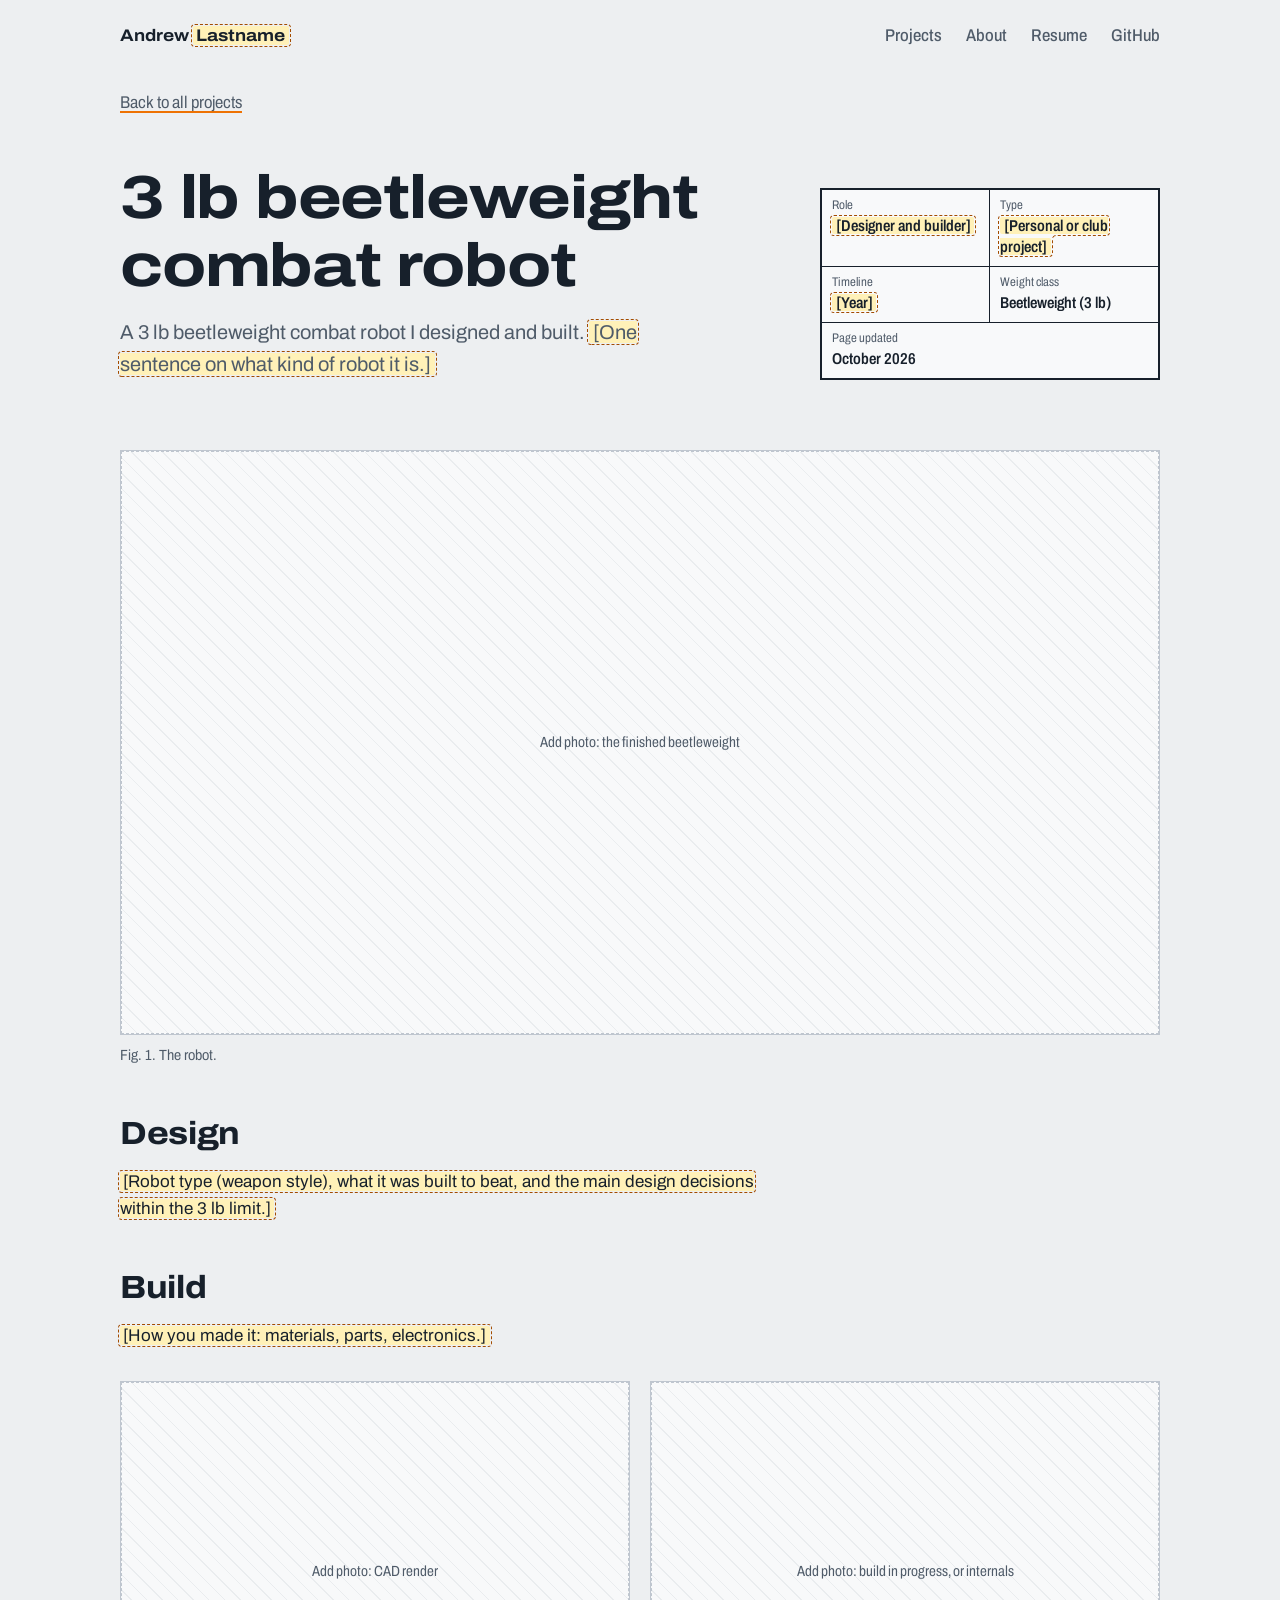
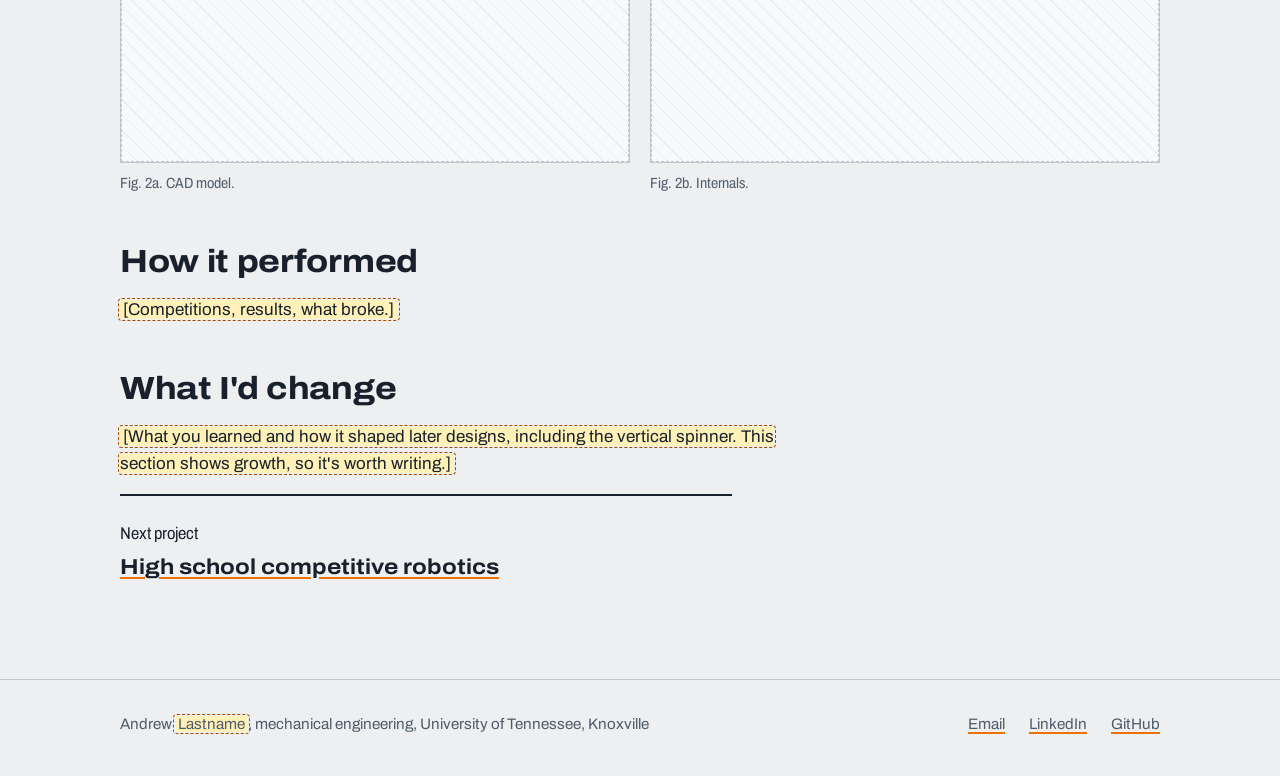
<file: portfolio/projects/beetleweight.html>
<!DOCTYPE html>
<html lang="en">
<head>
<meta charset="utf-8">
<meta name="viewport" content="width=device-width, initial-scale=1, viewport-fit=cover">
<title>3 lb beetleweight combat robot | Andrew [Lastname]</title>
<meta name="description" content="A 3 lb beetleweight combat robot I designed.">
<meta property="og:title" content="3 lb beetleweight combat robot | Andrew [Lastname]">
<meta property="og:description" content="A 3 lb beetleweight combat robot I designed.">
<link rel="icon" href="data:image/svg+xml,<svg xmlns='http://www.w3.org/2000/svg' viewBox='0 0 100 100'><text y='.9em' font-size='90'>🦾</text></svg>">
<link rel="preconnect" href="https://fonts.googleapis.com">
<link rel="preconnect" href="https://fonts.gstatic.com" crossorigin>
<link rel="stylesheet" href="https://fonts.googleapis.com/css2?family=Archivo:wdth,wght@62..125,400..800&display=swap">
<link rel="stylesheet" href="../style.css">
</head>
<body>
<a class="skip" href="#main">Skip to content</a>
<header class="site-head">
  <div class="wrap">
    <a class="site-name" href="../index.html">Andrew <span class="fill">Lastname</span></a>
    <nav class="site-nav" aria-label="Main">
      <a href="../index.html#projects">Projects</a>
      <a href="../index.html#about">About</a>
      <!-- Put your resume in the same folder as index.html and name it resume.pdf -->
      <a href="../resume.pdf">Resume</a>
      <!-- Replace the # with your GitHub profile URL -->
      <a href="#">GitHub</a>
    </nav>
  </div>
</header>
<main id="main" class="wrap">
  <a class="back" href="../index.html#projects">Back to all projects</a>
  <div class="project-head">
    <div>
      <h1>3 lb beetleweight combat robot</h1>
      <p class="summary">A 3 lb beetleweight combat robot I designed and built. <span class="fill">[One sentence on what kind of robot it is.]</span></p>
    </div>
    <dl class="title-block" aria-label="Project details">
  <div><dt>Role</dt><dd><span class="fill">[Designer and builder]</span></dd></div>
  <div><dt>Type</dt><dd><span class="fill">[Personal or club project]</span></dd></div>
  <div><dt>Timeline</dt><dd><span class="fill">[Year]</span></dd></div>
  <div><dt>Weight class</dt><dd>Beetleweight (3 lb)</dd></div>
  <div class="span"><dt>Page updated</dt><dd>October 2026</dd></div>
</dl>
  </div>
  <article class="article">

    <figure>
  <!-- To add your image, replace the whole <div class="ph">…</div> line with:
       <img src="../images/YOUR-FILE.jpg" alt="Describe what the photo shows"> -->
  <div class="frame tall"><div class="ph">Add photo: the finished beetleweight</div></div>
  <figcaption>Fig. 1. The robot.</figcaption>
</figure>

    <h2>Design</h2>
    <p><span class="fill">[Robot type (weapon style), what it was built to beat, and the main design decisions within the 3 lb limit.]</span></p>

    <h2>Build</h2>
    <p><span class="fill">[How you made it: materials, parts, electronics.]</span></p>
    <div class="figure-row">
      <figure><div class="frame"><div class="ph">Add photo: CAD render</div></div><figcaption>Fig. 2a. CAD model.</figcaption></figure>
      <figure><div class="frame"><div class="ph">Add photo: build in progress, or internals</div></div><figcaption>Fig. 2b. Internals.</figcaption></figure>
    </div>

    <h2>How it performed</h2>
    <p><span class="fill">[Competitions, results, what broke.]</span></p>

    <h2>What I'd change</h2>
    <p><span class="fill">[What you learned and how it shaped later designs, including the vertical spinner. This section shows growth, so it's worth writing.]</span></p>

    <p class="next-project">Next project<br><a href="competitive-robotics.html">High school competitive robotics</a></p>
  </article>
</main>
<footer class="site-foot">
  <div class="wrap">
    <span>Andrew <span class="fill">Lastname</span>, mechanical engineering, University of Tennessee, Knoxville</span>
    <nav aria-label="Contact">
      <!-- Replace the addresses below with your own -->
      <a href="mailto:you@example.com">Email</a>
      <a href="#">LinkedIn</a>
      <a href="#">GitHub</a>
    </nav>
  </div>
</footer>
</body>
</html>
</file>
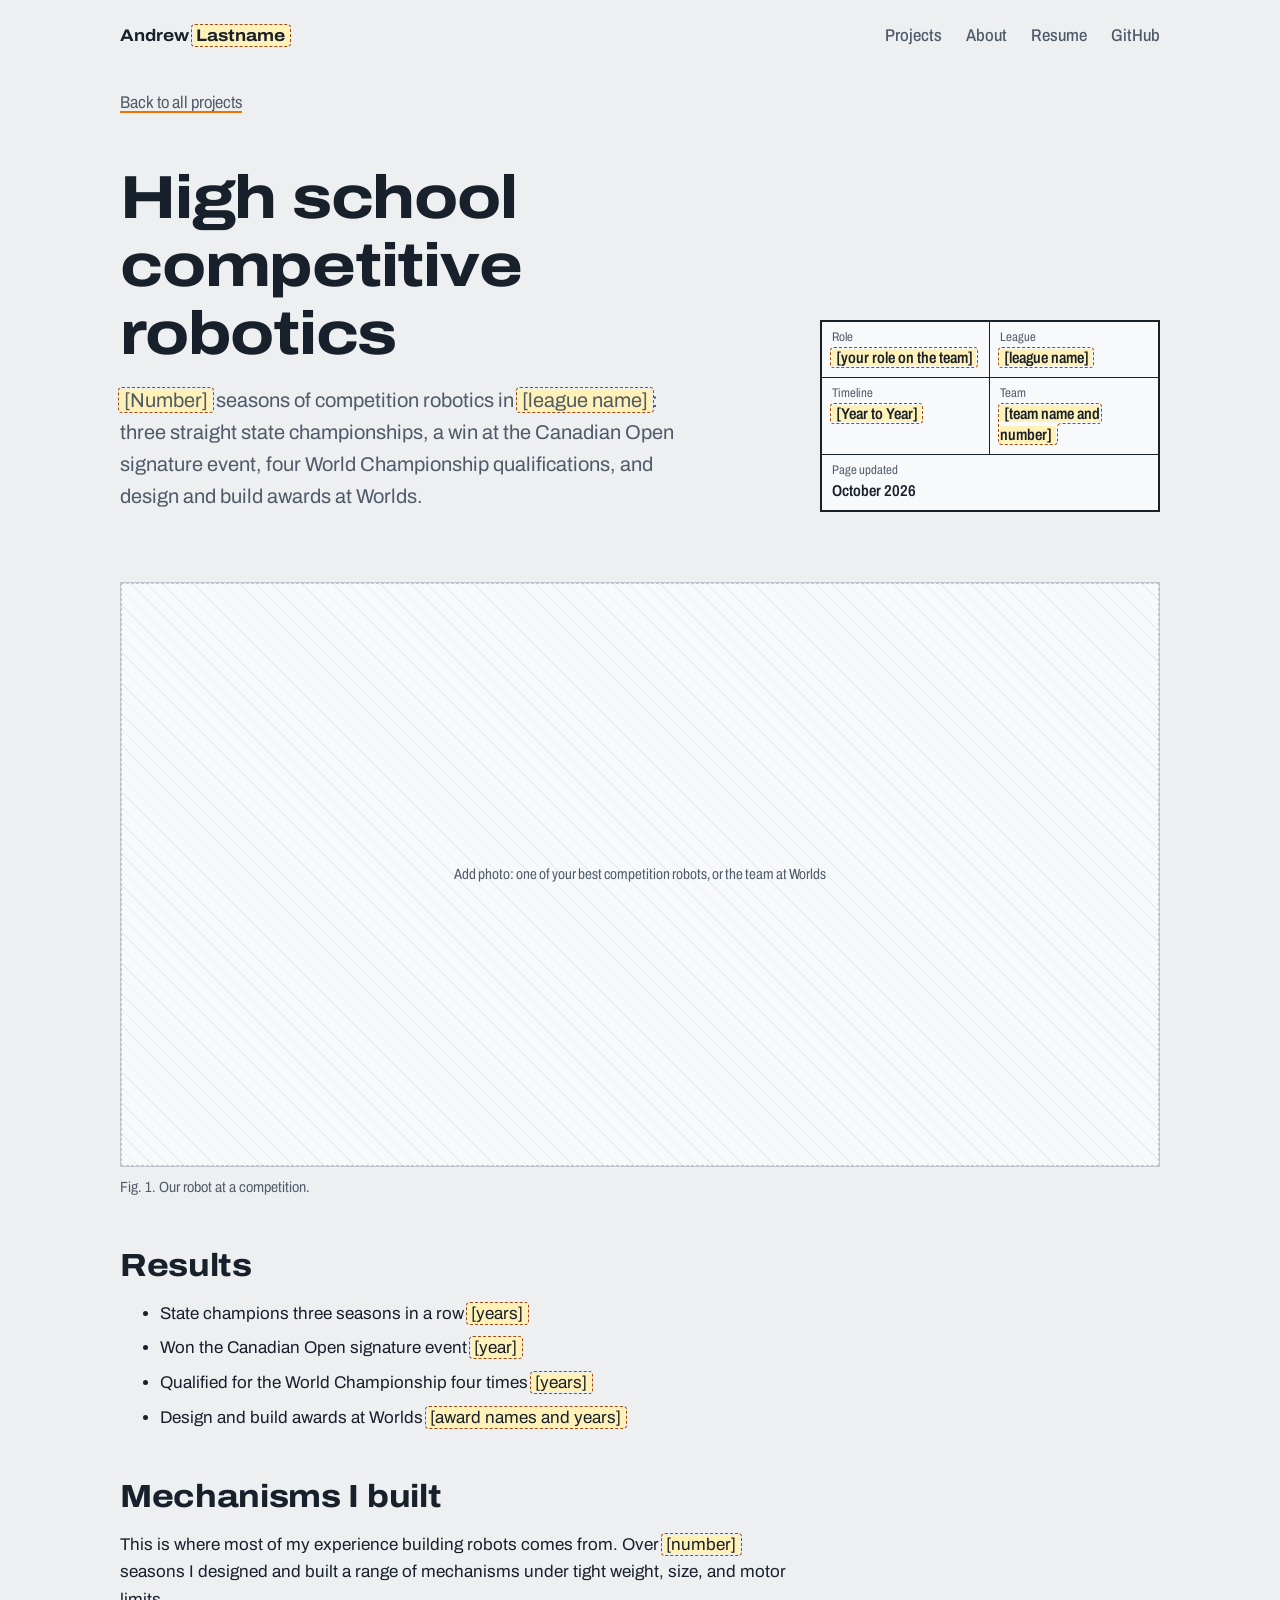
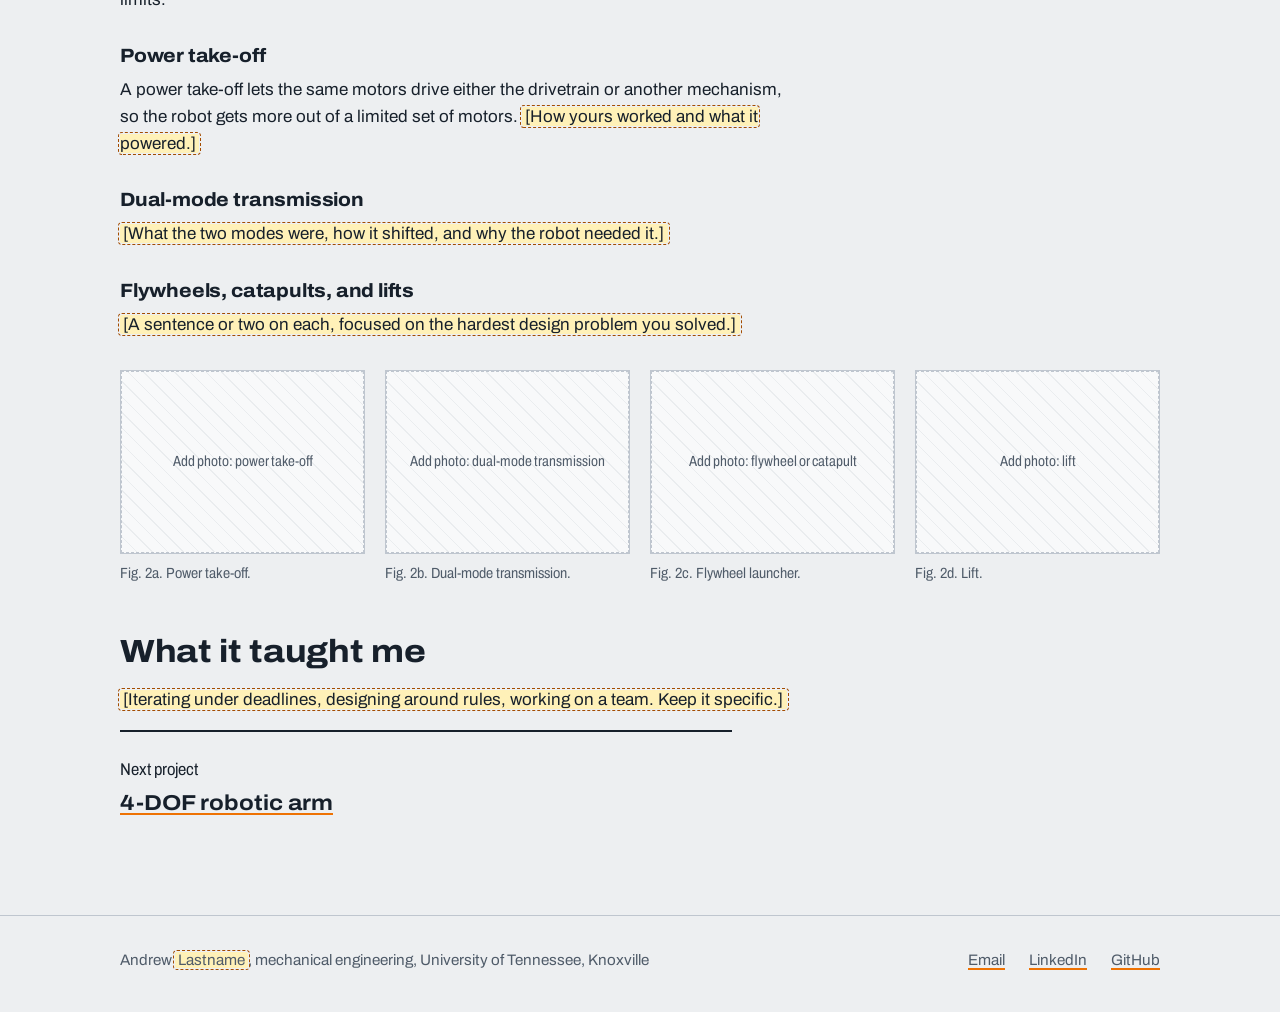
<file: portfolio/projects/competitive-robotics.html>
<!DOCTYPE html>
<html lang="en">
<head>
<meta charset="utf-8">
<meta name="viewport" content="width=device-width, initial-scale=1, viewport-fit=cover">
<title>High school competitive robotics | Andrew [Lastname]</title>
<meta name="description" content="Three straight state championships, a Canadian Open win, four World Championship qualifications, and design and build awards at Worlds.">
<meta property="og:title" content="High school competitive robotics | Andrew [Lastname]">
<meta property="og:description" content="Three straight state championships, a Canadian Open win, four World Championship qualifications, and design and build awards at Worlds.">
<link rel="icon" href="data:image/svg+xml,<svg xmlns='http://www.w3.org/2000/svg' viewBox='0 0 100 100'><text y='.9em' font-size='90'>🦾</text></svg>">
<link rel="preconnect" href="https://fonts.googleapis.com">
<link rel="preconnect" href="https://fonts.gstatic.com" crossorigin>
<link rel="stylesheet" href="https://fonts.googleapis.com/css2?family=Archivo:wdth,wght@62..125,400..800&display=swap">
<link rel="stylesheet" href="../style.css">
</head>
<body>
<a class="skip" href="#main">Skip to content</a>
<header class="site-head">
  <div class="wrap">
    <a class="site-name" href="../index.html">Andrew <span class="fill">Lastname</span></a>
    <nav class="site-nav" aria-label="Main">
      <a href="../index.html#projects">Projects</a>
      <a href="../index.html#about">About</a>
      <!-- Put your resume in the same folder as index.html and name it resume.pdf -->
      <a href="../resume.pdf">Resume</a>
      <!-- Replace the # with your GitHub profile URL -->
      <a href="#">GitHub</a>
    </nav>
  </div>
</header>
<main id="main" class="wrap">
  <a class="back" href="../index.html#projects">Back to all projects</a>
  <div class="project-head">
    <div>
      <h1>High school competitive robotics</h1>
      <p class="summary"><span class="fill">[Number]</span> seasons of competition robotics in <span class="fill">[league name]</span>: three straight state championships, a win at the Canadian Open signature event, four World Championship qualifications, and design and build awards at Worlds.</p>
    </div>
    <dl class="title-block" aria-label="Project details">
  <div><dt>Role</dt><dd><span class="fill">[your role on the team]</span></dd></div>
  <div><dt>League</dt><dd><span class="fill">[league name]</span></dd></div>
  <div><dt>Timeline</dt><dd><span class="fill">[Year to Year]</span></dd></div>
  <div><dt>Team</dt><dd><span class="fill">[team name and number]</span></dd></div>
  <div class="span"><dt>Page updated</dt><dd>October 2026</dd></div>
</dl>
  </div>
  <article class="article">

    <figure>
  <!-- To add your image, replace the whole <div class="ph">…</div> line with:
       <img src="../images/YOUR-FILE.jpg" alt="Describe what the photo shows"> -->
  <div class="frame tall"><div class="ph">Add photo: one of your best competition robots, or the team at Worlds</div></div>
  <figcaption>Fig. 1. Our robot at a competition.</figcaption>
</figure>

    <h2>Results</h2>
    <ul>
      <li>State champions three seasons in a row <span class="fill">[years]</span></li>
      <li>Won the Canadian Open signature event <span class="fill">[year]</span></li>
      <li>Qualified for the World Championship four times <span class="fill">[years]</span></li>
      <li>Design and build awards at Worlds <span class="fill">[award names and years]</span></li>
    </ul>

    <h2>Mechanisms I built</h2>
    <p>This is where most of my experience building robots comes from. Over <span class="fill">[number]</span> seasons I designed and built a range of mechanisms under tight weight, size, and motor limits.</p>

    <h3>Power take-off</h3>
    <p>A power take-off lets the same motors drive either the drivetrain or another mechanism, so the robot gets more out of a limited set of motors. <span class="fill">[How yours worked and what it powered.]</span></p>

    <h3>Dual-mode transmission</h3>
    <p><span class="fill">[What the two modes were, how it shifted, and why the robot needed it.]</span></p>

    <h3>Flywheels, catapults, and lifts</h3>
    <p><span class="fill">[A sentence or two on each, focused on the hardest design problem you solved.]</span></p>

    <div class="figure-row">
      <figure><div class="frame"><div class="ph">Add photo: power take-off</div></div><figcaption>Fig. 2a. Power take-off.</figcaption></figure>
      <figure><div class="frame"><div class="ph">Add photo: dual-mode transmission</div></div><figcaption>Fig. 2b. Dual-mode transmission.</figcaption></figure>
      <figure><div class="frame"><div class="ph">Add photo: flywheel or catapult</div></div><figcaption>Fig. 2c. Flywheel launcher.</figcaption></figure>
      <figure><div class="frame"><div class="ph">Add photo: lift</div></div><figcaption>Fig. 2d. Lift.</figcaption></figure>
    </div>

    <h2>What it taught me</h2>
    <p><span class="fill">[Iterating under deadlines, designing around rules, working on a team. Keep it specific.]</span></p>

    <p class="next-project">Next project<br><a href="robotic-arm.html">4-DOF robotic arm</a></p>
  </article>
</main>
<footer class="site-foot">
  <div class="wrap">
    <span>Andrew <span class="fill">Lastname</span>, mechanical engineering, University of Tennessee, Knoxville</span>
    <nav aria-label="Contact">
      <!-- Replace the addresses below with your own -->
      <a href="mailto:you@example.com">Email</a>
      <a href="#">LinkedIn</a>
      <a href="#">GitHub</a>
    </nav>
  </div>
</footer>
</body>
</html>
</file>
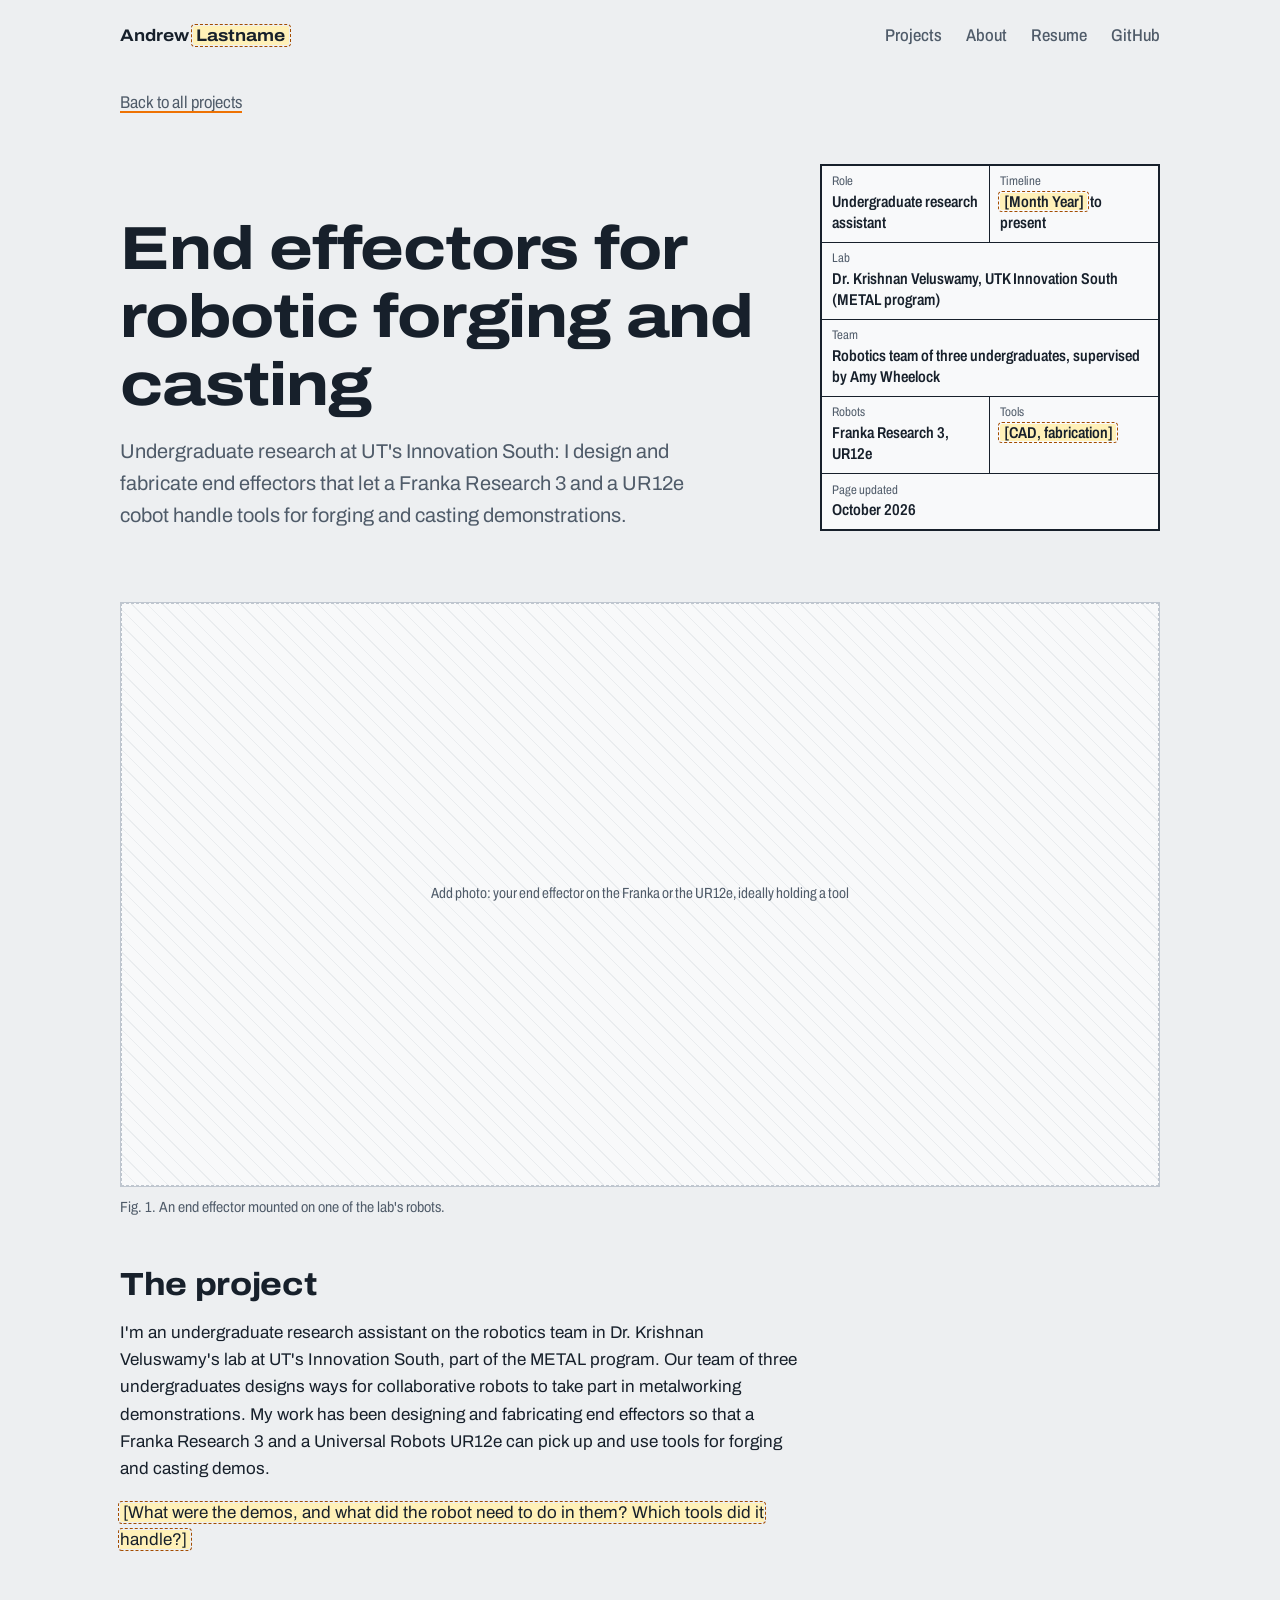
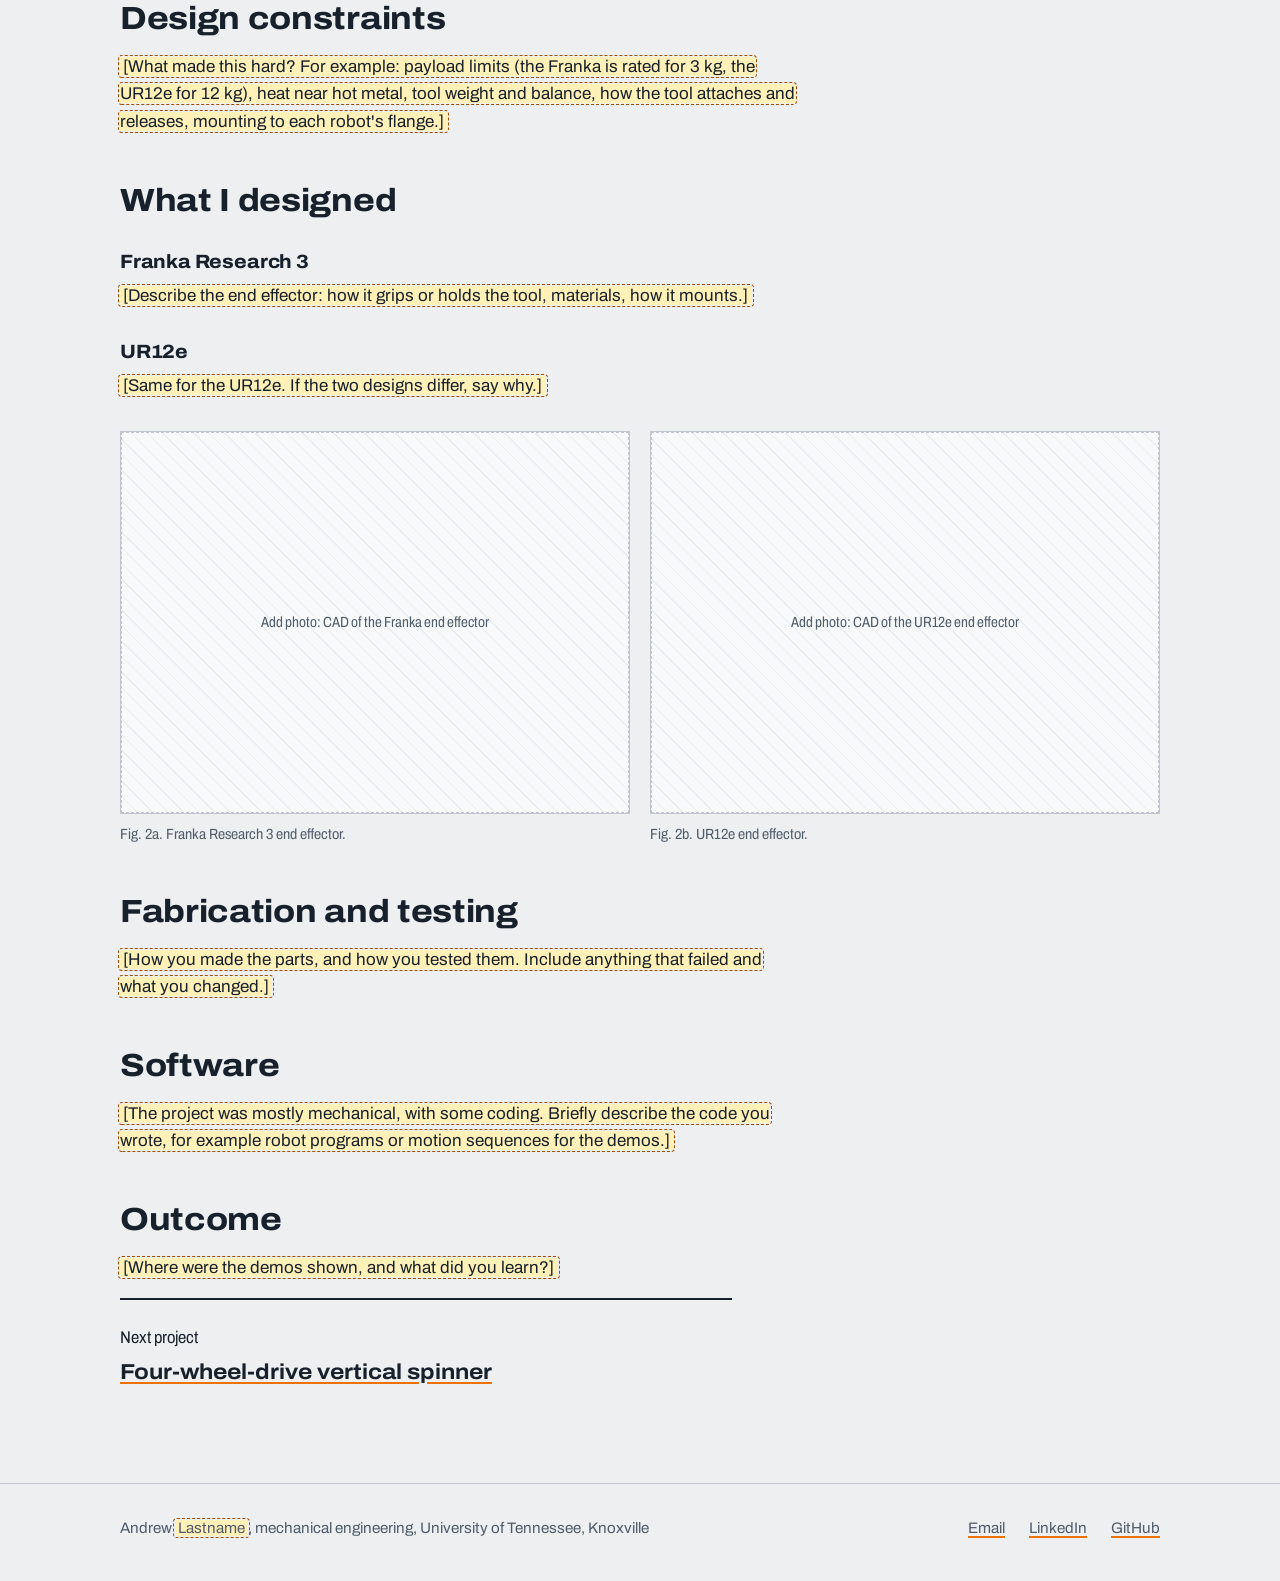
<file: portfolio/projects/metal-end-effectors.html>
<!DOCTYPE html>
<html lang="en">
<head>
<meta charset="utf-8">
<meta name="viewport" content="width=device-width, initial-scale=1, viewport-fit=cover">
<title>End effectors for robotic forging and casting | Andrew [Lastname]</title>
<meta name="description" content="Undergraduate research: end effectors that let a Franka Research 3 and a UR12e handle tools in forging and casting demos.">
<meta property="og:title" content="End effectors for robotic forging and casting | Andrew [Lastname]">
<meta property="og:description" content="Undergraduate research: end effectors that let a Franka Research 3 and a UR12e handle tools in forging and casting demos.">
<link rel="icon" href="data:image/svg+xml,<svg xmlns='http://www.w3.org/2000/svg' viewBox='0 0 100 100'><text y='.9em' font-size='90'>🦾</text></svg>">
<link rel="preconnect" href="https://fonts.googleapis.com">
<link rel="preconnect" href="https://fonts.gstatic.com" crossorigin>
<link rel="stylesheet" href="https://fonts.googleapis.com/css2?family=Archivo:wdth,wght@62..125,400..800&display=swap">
<link rel="stylesheet" href="../style.css">
</head>
<body>
<a class="skip" href="#main">Skip to content</a>
<header class="site-head">
  <div class="wrap">
    <a class="site-name" href="../index.html">Andrew <span class="fill">Lastname</span></a>
    <nav class="site-nav" aria-label="Main">
      <a href="../index.html#projects">Projects</a>
      <a href="../index.html#about">About</a>
      <!-- Put your resume in the same folder as index.html and name it resume.pdf -->
      <a href="../resume.pdf">Resume</a>
      <!-- Replace the # with your GitHub profile URL -->
      <a href="#">GitHub</a>
    </nav>
  </div>
</header>
<main id="main" class="wrap">
  <a class="back" href="../index.html#projects">Back to all projects</a>
  <div class="project-head">
    <div>
      <h1>End effectors for robotic forging and casting</h1>
      <p class="summary">Undergraduate research at UT's Innovation South: I design and fabricate end effectors that let a Franka Research 3 and a UR12e cobot handle tools for forging and casting demonstrations.</p>
    </div>
    <dl class="title-block" aria-label="Project details">
  <div><dt>Role</dt><dd>Undergraduate research assistant</dd></div>
  <div><dt>Timeline</dt><dd><span class="fill">[Month Year]</span> to present</dd></div>
  <div class="span"><dt>Lab</dt><dd>Dr. Krishnan Veluswamy, UTK Innovation South (METAL program)</dd></div>
  <div class="span"><dt>Team</dt><dd>Robotics team of three undergraduates, supervised by Amy Wheelock</dd></div>
  <div><dt>Robots</dt><dd>Franka Research 3, UR12e</dd></div>
  <div><dt>Tools</dt><dd><span class="fill">[CAD, fabrication]</span></dd></div>
  <div class="span"><dt>Page updated</dt><dd>October 2026</dd></div>
</dl>
  </div>
  <article class="article">

    <!-- Before publishing: check with the lab what you're allowed to show publicly (photos, drawings, demo details). -->
    <figure>
  <!-- To add your image, replace the whole <div class="ph">…</div> line with:
       <img src="../images/YOUR-FILE.jpg" alt="Describe what the photo shows"> -->
  <div class="frame tall"><div class="ph">Add photo: your end effector on the Franka or the UR12e, ideally holding a tool</div></div>
  <figcaption>Fig. 1. An end effector mounted on one of the lab's robots.</figcaption>
</figure>

    <h2>The project</h2>
    <p>I'm an undergraduate research assistant on the robotics team in Dr. Krishnan Veluswamy's lab at UT's Innovation South, part of the METAL program. Our team of three undergraduates designs ways for collaborative robots to take part in metalworking demonstrations. My work has been designing and fabricating end effectors so that a Franka Research 3 and a Universal Robots UR12e can pick up and use tools for forging and casting demos.</p>
    <p><span class="fill">[What were the demos, and what did the robot need to do in them? Which tools did it handle?]</span></p>

    <h2>Design constraints</h2>
    <p><span class="fill">[What made this hard? For example: payload limits (the Franka is rated for 3 kg, the UR12e for 12 kg), heat near hot metal, tool weight and balance, how the tool attaches and releases, mounting to each robot's flange.]</span></p>

    <h2>What I designed</h2>
    <h3>Franka Research 3</h3>
    <p><span class="fill">[Describe the end effector: how it grips or holds the tool, materials, how it mounts.]</span></p>
    <h3>UR12e</h3>
    <p><span class="fill">[Same for the UR12e. If the two designs differ, say why.]</span></p>
    <div class="figure-row">
      <figure><div class="frame"><div class="ph">Add photo: CAD of the Franka end effector</div></div><figcaption>Fig. 2a. Franka Research 3 end effector.</figcaption></figure>
      <figure><div class="frame"><div class="ph">Add photo: CAD of the UR12e end effector</div></div><figcaption>Fig. 2b. UR12e end effector.</figcaption></figure>
    </div>

    <h2>Fabrication and testing</h2>
    <p><span class="fill">[How you made the parts, and how you tested them. Include anything that failed and what you changed.]</span></p>

    <h2>Software</h2>
    <p><span class="fill">[The project was mostly mechanical, with some coding. Briefly describe the code you wrote, for example robot programs or motion sequences for the demos.]</span></p>

    <h2>Outcome</h2>
    <p><span class="fill">[Where were the demos shown, and what did you learn?]</span></p>

    <p class="next-project">Next project<br><a href="vertical-spinner.html">Four-wheel-drive vertical spinner</a></p>
  </article>
</main>
<footer class="site-foot">
  <div class="wrap">
    <span>Andrew <span class="fill">Lastname</span>, mechanical engineering, University of Tennessee, Knoxville</span>
    <nav aria-label="Contact">
      <!-- Replace the addresses below with your own -->
      <a href="mailto:you@example.com">Email</a>
      <a href="#">LinkedIn</a>
      <a href="#">GitHub</a>
    </nav>
  </div>
</footer>
</body>
</html>
</file>
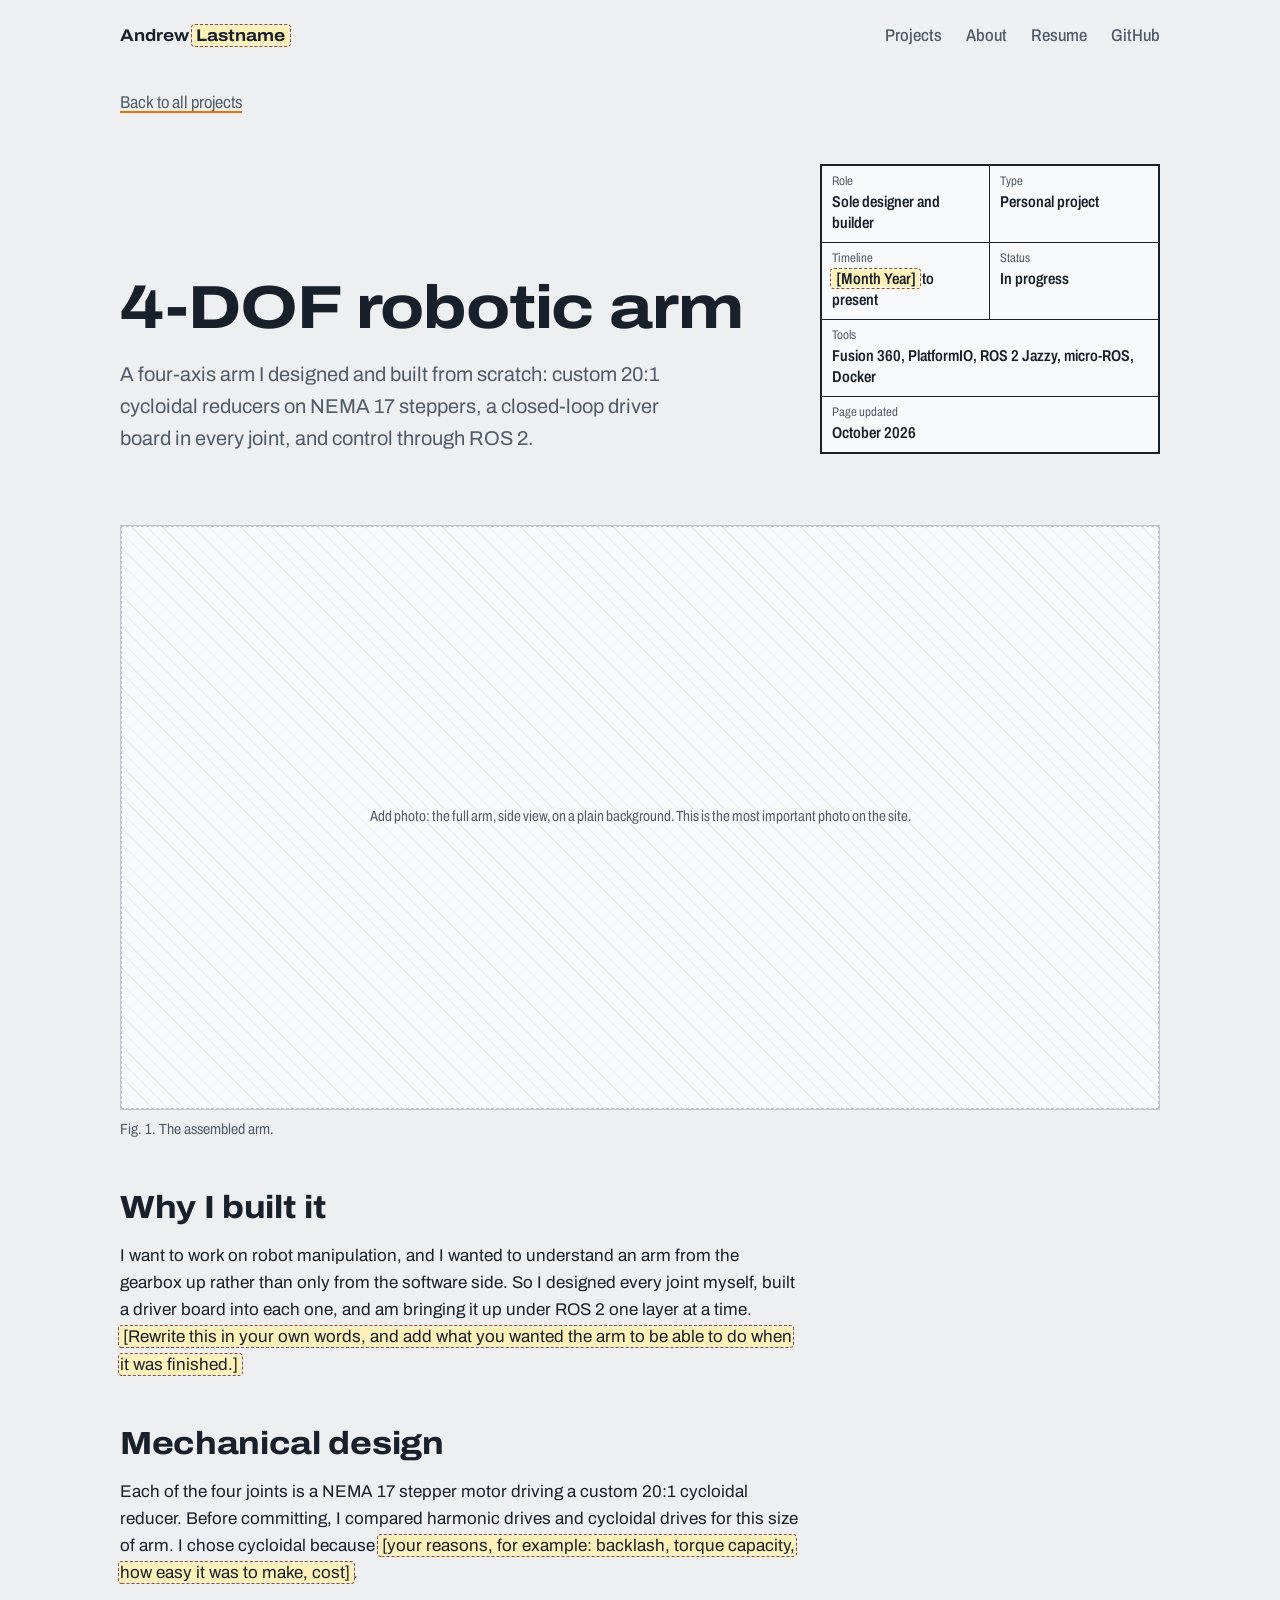
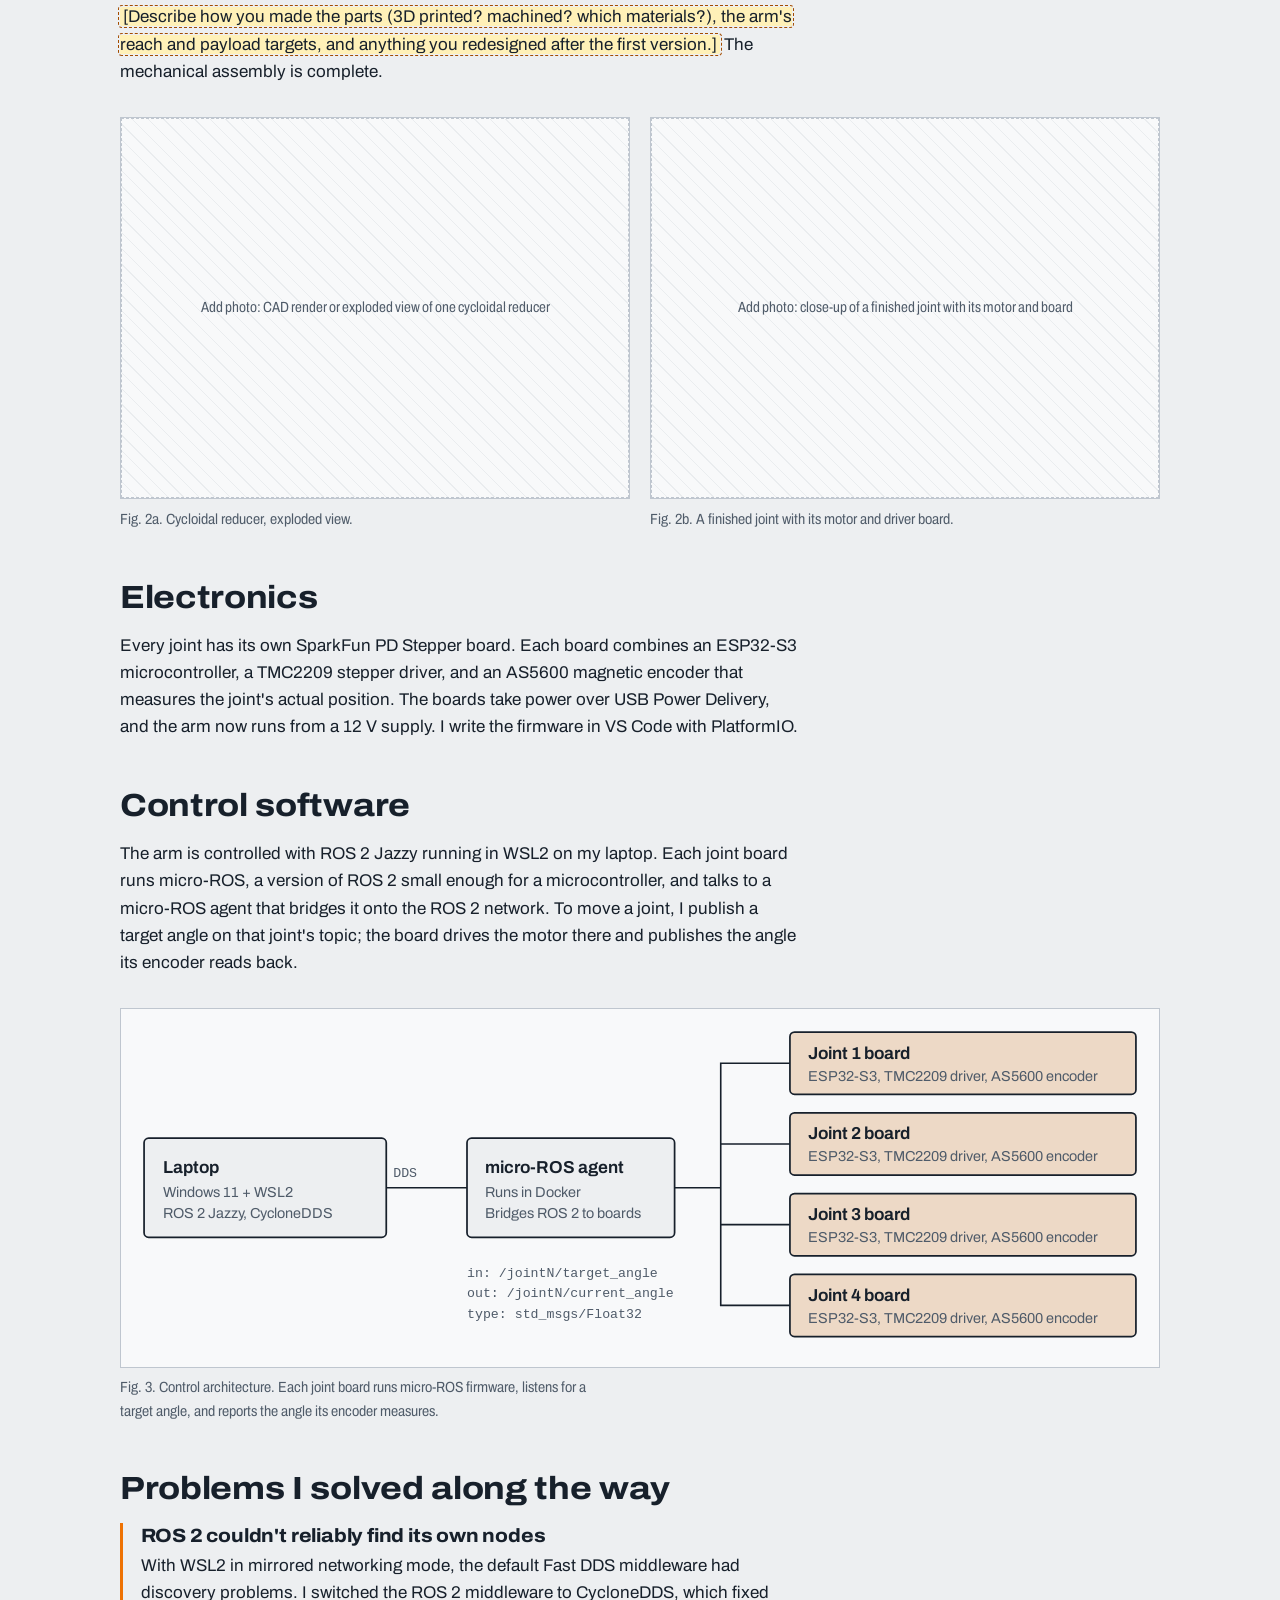
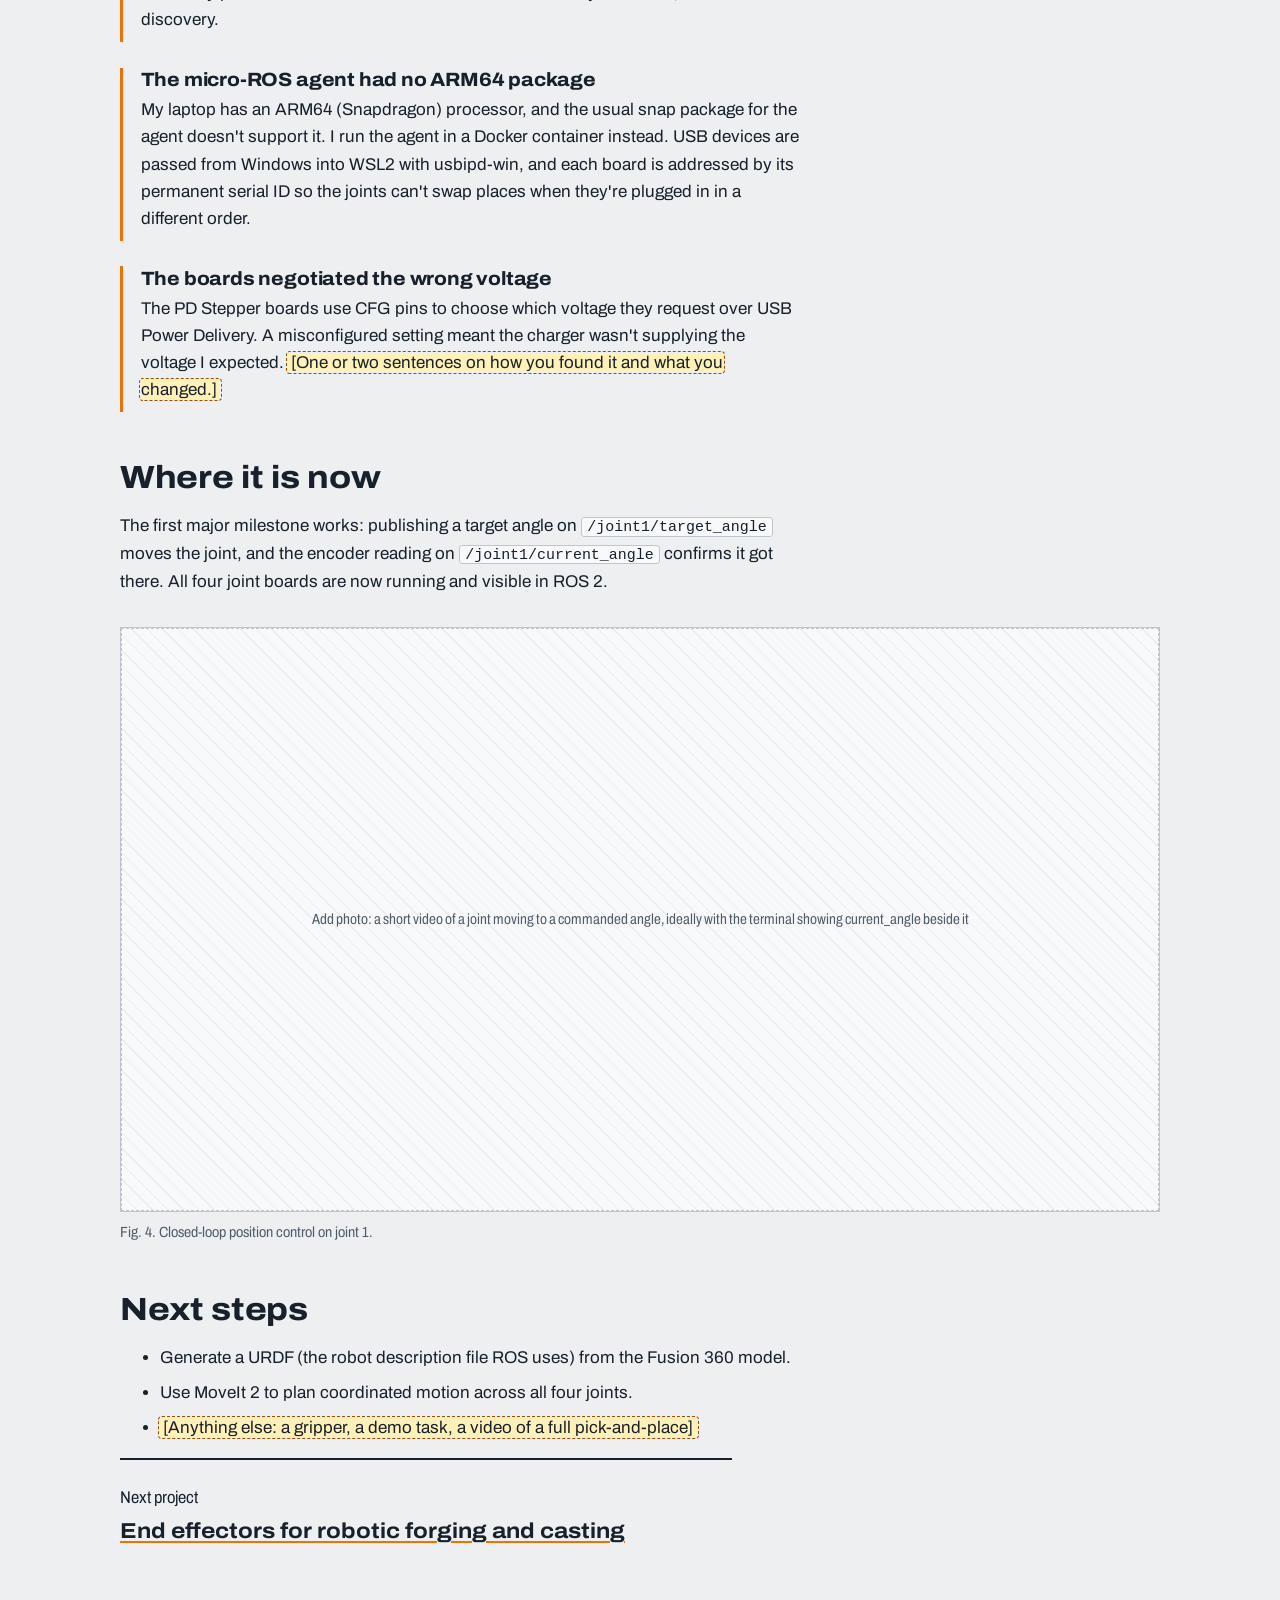
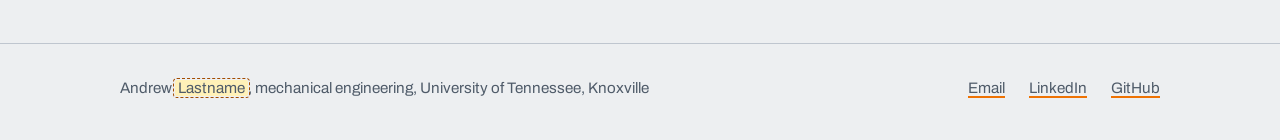
<file: portfolio/projects/robotic-arm.html>
<!DOCTYPE html>
<html lang="en">
<head>
<meta charset="utf-8">
<meta name="viewport" content="width=device-width, initial-scale=1, viewport-fit=cover">
<title>4-DOF robotic arm | Andrew [Lastname]</title>
<meta name="description" content="A four-axis robotic arm I designed and built from scratch, with custom cycloidal gearboxes and ROS 2 control.">
<meta property="og:title" content="4-DOF robotic arm | Andrew [Lastname]">
<meta property="og:description" content="A four-axis robotic arm I designed and built from scratch, with custom cycloidal gearboxes and ROS 2 control.">
<link rel="icon" href="data:image/svg+xml,<svg xmlns='http://www.w3.org/2000/svg' viewBox='0 0 100 100'><text y='.9em' font-size='90'>🦾</text></svg>">
<link rel="preconnect" href="https://fonts.googleapis.com">
<link rel="preconnect" href="https://fonts.gstatic.com" crossorigin>
<link rel="stylesheet" href="https://fonts.googleapis.com/css2?family=Archivo:wdth,wght@62..125,400..800&display=swap">
<link rel="stylesheet" href="../style.css">
</head>
<body>
<a class="skip" href="#main">Skip to content</a>
<header class="site-head">
  <div class="wrap">
    <a class="site-name" href="../index.html">Andrew <span class="fill">Lastname</span></a>
    <nav class="site-nav" aria-label="Main">
      <a href="../index.html#projects">Projects</a>
      <a href="../index.html#about">About</a>
      <!-- Put your resume in the same folder as index.html and name it resume.pdf -->
      <a href="../resume.pdf">Resume</a>
      <!-- Replace the # with your GitHub profile URL -->
      <a href="#">GitHub</a>
    </nav>
  </div>
</header>
<main id="main" class="wrap">
  <a class="back" href="../index.html#projects">Back to all projects</a>
  <div class="project-head">
    <div>
      <h1>4-DOF robotic arm</h1>
      <p class="summary">A four-axis arm I designed and built from scratch: custom 20:1 cycloidal reducers on NEMA 17 steppers, a closed-loop driver board in every joint, and control through ROS 2.</p>
    </div>
    <dl class="title-block" aria-label="Project details">
  <div><dt>Role</dt><dd>Sole designer and builder</dd></div>
  <div><dt>Type</dt><dd>Personal project</dd></div>
  <div><dt>Timeline</dt><dd><span class="fill">[Month Year]</span> to present</dd></div>
  <div><dt>Status</dt><dd>In progress</dd></div>
  <div class="span"><dt>Tools</dt><dd>Fusion 360, PlatformIO, ROS 2 Jazzy, micro-ROS, Docker</dd></div>
  <div class="span"><dt>Page updated</dt><dd>October 2026</dd></div>
</dl>
  </div>
  <article class="article">

    <figure>
  <!-- To add your image, replace the whole <div class="ph">…</div> line with:
       <img src="../images/YOUR-FILE.jpg" alt="Describe what the photo shows"> -->
  <div class="frame tall"><div class="ph">Add photo: the full arm, side view, on a plain background. This is the most important photo on the site.</div></div>
  <figcaption>Fig. 1. The assembled arm.</figcaption>
</figure>

    <h2>Why I built it</h2>
    <p>I want to work on robot manipulation, and I wanted to understand an arm from the gearbox up rather than only from the software side. So I designed every joint myself, built a driver board into each one, and am bringing it up under ROS 2 one layer at a time. <span class="fill">[Rewrite this in your own words, and add what you wanted the arm to be able to do when it was finished.]</span></p>

    <h2>Mechanical design</h2>
    <p>Each of the four joints is a NEMA 17 stepper motor driving a custom 20:1 cycloidal reducer. Before committing, I compared harmonic drives and cycloidal drives for this size of arm. I chose cycloidal because <span class="fill">[your reasons, for example: backlash, torque capacity, how easy it was to make, cost]</span>.</p>
    <p><span class="fill">[Describe how you made the parts (3D printed? machined? which materials?), the arm's reach and payload targets, and anything you redesigned after the first version.]</span> The mechanical assembly is complete.</p>
    <div class="figure-row">
      <figure><div class="frame"><div class="ph">Add photo: CAD render or exploded view of one cycloidal reducer</div></div><figcaption>Fig. 2a. Cycloidal reducer, exploded view.</figcaption></figure>
      <figure><div class="frame"><div class="ph">Add photo: close-up of a finished joint with its motor and board</div></div><figcaption>Fig. 2b. A finished joint with its motor and driver board.</figcaption></figure>
    </div>

    <h2>Electronics</h2>
    <p>Every joint has its own SparkFun PD Stepper board. Each board combines an ESP32-S3 microcontroller, a TMC2209 stepper driver, and an AS5600 magnetic encoder that measures the joint's actual position. The boards take power over USB Power Delivery, and the arm now runs from a 12&nbsp;V supply. I write the firmware in VS Code with PlatformIO.</p>

    <h2>Control software</h2>
    <p>The arm is controlled with ROS 2 Jazzy running in WSL2 on my laptop. Each joint board runs micro-ROS, a version of ROS 2 small enough for a microcontroller, and talks to a micro-ROS agent that bridges it onto the ROS 2 network. To move a joint, I publish a target angle on that joint's topic; the board drives the motor there and publishes the angle its encoder reads back.</p>
    <figure>
  <div class="frame diagram" role="img" aria-label="Block diagram: a laptop running ROS 2 in WSL2 talks to a micro-ROS agent in Docker, which connects to four joint driver boards. Each board subscribes to a target angle topic and publishes its measured angle.">
  <svg viewBox="0 0 900 310" xmlns="http://www.w3.org/2000/svg">
    <rect class="dg-box" x="20" y="112" width="210" height="86" rx="4"/>
    <text class="dg-text" x="36" y="142">Laptop</text>
    <text class="dg-sub" x="36" y="163">Windows 11 + WSL2</text>
    <text class="dg-sub" x="36" y="181">ROS 2 Jazzy, CycloneDDS</text>
    <rect class="dg-box" x="300" y="112" width="180" height="86" rx="4"/>
    <text class="dg-text" x="316" y="142">micro-ROS agent</text>
    <text class="dg-sub" x="316" y="163">Runs in Docker</text>
    <text class="dg-sub" x="316" y="181">Bridges ROS 2 to boards</text>
    <path class="dg-line" d="M230 155 H300"/>
    <text class="dg-mono" x="236" y="146">DDS</text>
    <path class="dg-line" d="M480 155 H520 V47 H580 M520 155 V117 H580 M520 155 V187 H580 M520 155 V257 H580"/>
    <g>
      <rect class="dg-box hl" x="580" y="20" width="300" height="54" rx="4"/><text class="dg-text" x="596" y="43">Joint 1 board</text><text class="dg-sub" x="596" y="62">ESP32-S3, TMC2209 driver, AS5600 encoder</text>
      <rect class="dg-box hl" x="580" y="90" width="300" height="54" rx="4"/><text class="dg-text" x="596" y="113">Joint 2 board</text><text class="dg-sub" x="596" y="132">ESP32-S3, TMC2209 driver, AS5600 encoder</text>
      <rect class="dg-box hl" x="580" y="160" width="300" height="54" rx="4"/><text class="dg-text" x="596" y="183">Joint 3 board</text><text class="dg-sub" x="596" y="202">ESP32-S3, TMC2209 driver, AS5600 encoder</text>
      <rect class="dg-box hl" x="580" y="230" width="300" height="54" rx="4"/><text class="dg-text" x="596" y="253">Joint 4 board</text><text class="dg-sub" x="596" y="272">ESP32-S3, TMC2209 driver, AS5600 encoder</text>
    </g>
    <text class="dg-mono" x="300" y="232">in:  /jointN/target_angle</text>
    <text class="dg-mono" x="300" y="250">out: /jointN/current_angle</text>
    <text class="dg-mono" x="300" y="268">type: std_msgs/Float32</text>
  </svg>
  </div>
  <figcaption>Fig. 3. Control architecture. Each joint board runs micro-ROS firmware, listens for a target angle, and reports the angle its encoder measures.</figcaption>
</figure>

    <h2>Problems I solved along the way</h2>
    <ul class="fixes">
      <li>
        <h3>ROS 2 couldn't reliably find its own nodes</h3>
        <p>With WSL2 in mirrored networking mode, the default Fast DDS middleware had discovery problems. I switched the ROS 2 middleware to CycloneDDS, which fixed discovery.</p>
      </li>
      <li>
        <h3>The micro-ROS agent had no ARM64 package</h3>
        <p>My laptop has an ARM64 (Snapdragon) processor, and the usual snap package for the agent doesn't support it. I run the agent in a Docker container instead. USB devices are passed from Windows into WSL2 with usbipd-win, and each board is addressed by its permanent serial ID so the joints can't swap places when they're plugged in in a different order.</p>
      </li>
      <li>
        <h3>The boards negotiated the wrong voltage</h3>
        <p>The PD Stepper boards use CFG pins to choose which voltage they request over USB Power Delivery. A misconfigured setting meant the charger wasn't supplying the voltage I expected. <span class="fill">[One or two sentences on how you found it and what you changed.]</span></p>
      </li>
    </ul>

    <h2>Where it is now</h2>
    <p>The first major milestone works: publishing a target angle on <code>/joint1/target_angle</code> moves the joint, and the encoder reading on <code>/joint1/current_angle</code> confirms it got there. All four joint boards are now running and visible in ROS 2.</p>
    <figure>
      <!-- A short video helps a lot here. Export a 10–20 second clip as MP4 (under ~10 MB), put it in images/, then replace the whole <div class="ph">…</div> line with:
           <video src="../images/joint-test.mp4" controls muted playsinline loop></video> -->
      <div class="frame tall"><div class="ph">Add photo: a short video of a joint moving to a commanded angle, ideally with the terminal showing current_angle beside it</div></div>
      <figcaption>Fig. 4. Closed-loop position control on joint 1.</figcaption>
    </figure>

    <h2>Next steps</h2>
    <ul>
      <li>Generate a URDF (the robot description file ROS uses) from the Fusion 360 model.</li>
      <li>Use MoveIt 2 to plan coordinated motion across all four joints.</li>
      <li><span class="fill">[Anything else: a gripper, a demo task, a video of a full pick-and-place]</span></li>
    </ul>

    <p class="next-project">Next project<br><a href="metal-end-effectors.html">End effectors for robotic forging and casting</a></p>
  </article>
</main>
<footer class="site-foot">
  <div class="wrap">
    <span>Andrew <span class="fill">Lastname</span>, mechanical engineering, University of Tennessee, Knoxville</span>
    <nav aria-label="Contact">
      <!-- Replace the addresses below with your own -->
      <a href="mailto:you@example.com">Email</a>
      <a href="#">LinkedIn</a>
      <a href="#">GitHub</a>
    </nav>
  </div>
</footer>
</body>
</html>
</file>
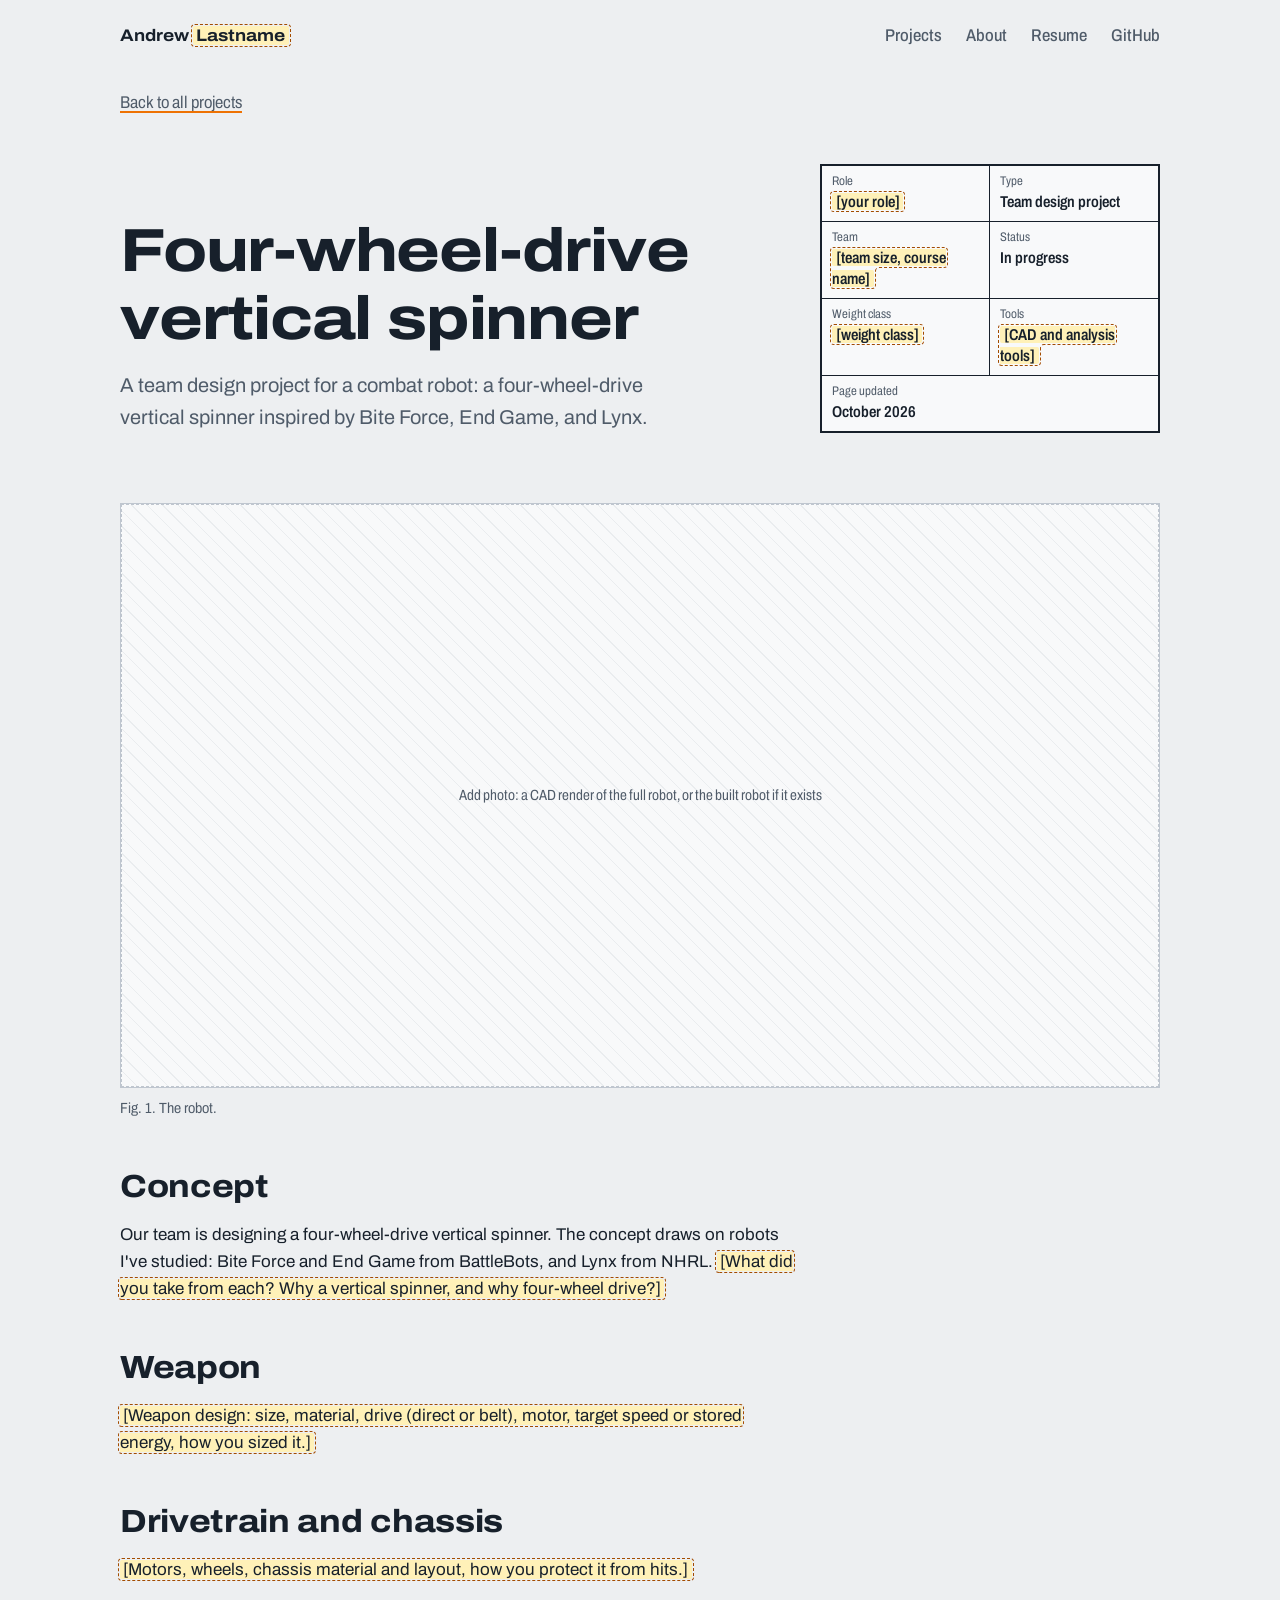
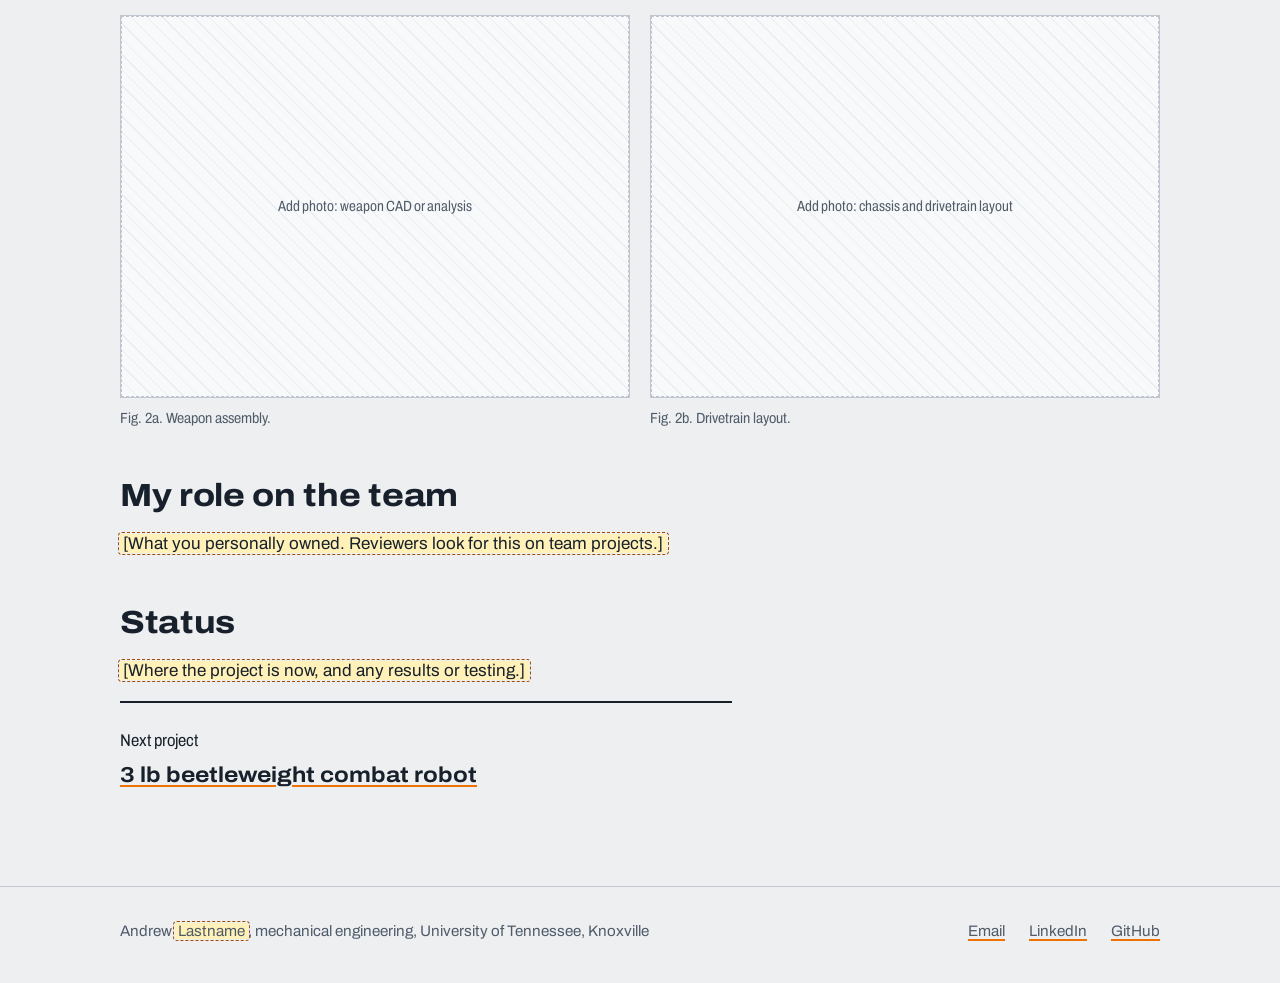
<file: portfolio/projects/vertical-spinner.html>
<!DOCTYPE html>
<html lang="en">
<head>
<meta charset="utf-8">
<meta name="viewport" content="width=device-width, initial-scale=1, viewport-fit=cover">
<title>Four-wheel-drive vertical spinner | Andrew [Lastname]</title>
<meta name="description" content="A team combat robot design project: a four-wheel-drive vertical spinner.">
<meta property="og:title" content="Four-wheel-drive vertical spinner | Andrew [Lastname]">
<meta property="og:description" content="A team combat robot design project: a four-wheel-drive vertical spinner.">
<link rel="icon" href="data:image/svg+xml,<svg xmlns='http://www.w3.org/2000/svg' viewBox='0 0 100 100'><text y='.9em' font-size='90'>🦾</text></svg>">
<link rel="preconnect" href="https://fonts.googleapis.com">
<link rel="preconnect" href="https://fonts.gstatic.com" crossorigin>
<link rel="stylesheet" href="https://fonts.googleapis.com/css2?family=Archivo:wdth,wght@62..125,400..800&display=swap">
<link rel="stylesheet" href="../style.css">
</head>
<body>
<a class="skip" href="#main">Skip to content</a>
<header class="site-head">
  <div class="wrap">
    <a class="site-name" href="../index.html">Andrew <span class="fill">Lastname</span></a>
    <nav class="site-nav" aria-label="Main">
      <a href="../index.html#projects">Projects</a>
      <a href="../index.html#about">About</a>
      <!-- Put your resume in the same folder as index.html and name it resume.pdf -->
      <a href="../resume.pdf">Resume</a>
      <!-- Replace the # with your GitHub profile URL -->
      <a href="#">GitHub</a>
    </nav>
  </div>
</header>
<main id="main" class="wrap">
  <a class="back" href="../index.html#projects">Back to all projects</a>
  <div class="project-head">
    <div>
      <h1>Four-wheel-drive vertical spinner</h1>
      <p class="summary">A team design project for a combat robot: a four-wheel-drive vertical spinner inspired by Bite Force, End Game, and Lynx.</p>
    </div>
    <dl class="title-block" aria-label="Project details">
  <div><dt>Role</dt><dd><span class="fill">[your role]</span></dd></div>
  <div><dt>Type</dt><dd>Team design project</dd></div>
  <div><dt>Team</dt><dd><span class="fill">[team size, course name]</span></dd></div>
  <div><dt>Status</dt><dd>In progress</dd></div>
  <div><dt>Weight class</dt><dd><span class="fill">[weight class]</span></dd></div>
  <div><dt>Tools</dt><dd><span class="fill">[CAD and analysis tools]</span></dd></div>
  <div class="span"><dt>Page updated</dt><dd>October 2026</dd></div>
</dl>
  </div>
  <article class="article">

    <figure>
  <!-- To add your image, replace the whole <div class="ph">…</div> line with:
       <img src="../images/YOUR-FILE.jpg" alt="Describe what the photo shows"> -->
  <div class="frame tall"><div class="ph">Add photo: a CAD render of the full robot, or the built robot if it exists</div></div>
  <figcaption>Fig. 1. The robot.</figcaption>
</figure>

    <h2>Concept</h2>
    <p>Our team is designing a four-wheel-drive vertical spinner. The concept draws on robots I've studied: Bite Force and End Game from BattleBots, and Lynx from NHRL. <span class="fill">[What did you take from each? Why a vertical spinner, and why four-wheel drive?]</span></p>

    <h2>Weapon</h2>
    <p><span class="fill">[Weapon design: size, material, drive (direct or belt), motor, target speed or stored energy, how you sized it.]</span></p>

    <h2>Drivetrain and chassis</h2>
    <p><span class="fill">[Motors, wheels, chassis material and layout, how you protect it from hits.]</span></p>
    <div class="figure-row">
      <figure><div class="frame"><div class="ph">Add photo: weapon CAD or analysis</div></div><figcaption>Fig. 2a. Weapon assembly.</figcaption></figure>
      <figure><div class="frame"><div class="ph">Add photo: chassis and drivetrain layout</div></div><figcaption>Fig. 2b. Drivetrain layout.</figcaption></figure>
    </div>

    <h2>My role on the team</h2>
    <p><span class="fill">[What you personally owned. Reviewers look for this on team projects.]</span></p>

    <h2>Status</h2>
    <p><span class="fill">[Where the project is now, and any results or testing.]</span></p>

    <p class="next-project">Next project<br><a href="beetleweight.html">3 lb beetleweight combat robot</a></p>
  </article>
</main>
<footer class="site-foot">
  <div class="wrap">
    <span>Andrew <span class="fill">Lastname</span>, mechanical engineering, University of Tennessee, Knoxville</span>
    <nav aria-label="Contact">
      <!-- Replace the addresses below with your own -->
      <a href="mailto:you@example.com">Email</a>
      <a href="#">LinkedIn</a>
      <a href="#">GitHub</a>
    </nav>
  </div>
</footer>
</body>
</html>
</file>
<file: style.css>
/* ==========================================================================
   Portfolio stylesheet
   Design idea: pages read like engineering drawings. Each project carries a
   "title block" (the bordered info box in the corner of a drawing), joints in
   the hero drawing have center marks, and the typeface's width axis carries
   the hierarchy: expanded for headings, normal for reading, narrow for the
   drawing metadata.
   ========================================================================== */

:root {
  --paper: #edeff1;      /* page background, cool drafting-film grey */
  --panel: #f8f9fa;      /* figure frames and title-block cells */
  --ink: #17202b;        /* main text, graphite navy */
  --ink-2: #4f5b69;      /* secondary text */
  --rule: #bfc6cf;       /* light lines */
  --orange: #ee7203;     /* industrial-robot orange, graphics only */
  --orange-ink: #a34c00; /* darker orange that is readable as text */
  --fill-bg: #fff1b8;    /* highlight for text you still need to fill in */

  --font: "Archivo", "Helvetica Neue", Arial, system-ui, sans-serif;
  --mono: ui-monospace, "Cascadia Mono", Consolas, "Liberation Mono", monospace;

  --measure: 68ch;
  --wide: 1120px;

  box-sizing: border-box;
  padding-top: env(safe-area-inset-top, 0px);
  padding-bottom: env(safe-area-inset-bottom, 0px);
}

@media (prefers-color-scheme: dark) {
  :root {
    --paper: #141b24;
    --panel: #1b2430;
    --ink: #e3e7ec;
    --ink-2: #9aa6b4;
    --rule: #33404f;
    --orange: #ff8a1f;
    --orange-ink: #ffa552;
    --fill-bg: #5a4a00;
  }
}

*, *::before, *::after { box-sizing: inherit; }

html { scroll-padding-top: env(safe-area-inset-top, 0px); }

body {
  margin: 0;
  background: var(--paper);
  color: var(--ink);
  font-family: var(--font);
  font-size: 1.0625rem;
  line-height: 1.6;
  font-variation-settings: "wdth" 100;
  -webkit-text-size-adjust: 100%;
}

img, video { max-width: 100%; height: auto; display: block; }

a { color: inherit; text-decoration-color: var(--orange); text-decoration-thickness: 2px; text-underline-offset: 3px; }
a:hover { color: var(--orange-ink); }
:focus-visible { outline: 3px solid var(--orange); outline-offset: 3px; border-radius: 2px; }

code { font-family: var(--mono); font-size: 0.88em; background: var(--panel); border: 1px solid var(--rule); padding: 0.05em 0.35em; border-radius: 3px; }

/* Text you still need to replace. Search the files for class="fill". */
.fill { background: var(--fill-bg); outline: 1px dashed var(--orange-ink); outline-offset: 1px; border-radius: 2px; padding: 0 0.2em; }

.skip { position: absolute; left: -999px; }
.skip:focus { left: 1rem; top: 1rem; background: var(--panel); padding: 0.5rem 1rem; z-index: 10; }

/* ---------- Layout ---------- */
.wrap { max-width: var(--wide); margin: 0 auto; padding: 0 clamp(1.1rem, 4vw, 2.5rem); }

/* ---------- Site header ---------- */
.site-head { padding: 1.4rem 0; }
.site-head .wrap { display: flex; flex-wrap: wrap; gap: 0.75rem 2rem; align-items: baseline; justify-content: space-between; }
.site-name { font-weight: 700; font-variation-settings: "wdth" 112; text-decoration: none; font-size: 1.05rem; }
.site-nav { display: flex; flex-wrap: wrap; gap: 0.4rem 1.5rem; }
.site-nav a { text-decoration: none; color: var(--ink-2); font-variation-settings: "wdth" 85; font-weight: 500; }
.site-nav a:hover, .site-nav a[aria-current="page"] { color: var(--ink); text-decoration: underline; text-decoration-color: var(--orange); }

/* ---------- Headings ---------- */
h1, h2, h3 { line-height: 1.12; margin: 0; font-weight: 750; letter-spacing: -0.01em; }
h1 { font-size: clamp(2.5rem, 6.4vw, 4.6rem); font-variation-settings: "wdth" 118; letter-spacing: -0.02em; }
h2 { font-size: clamp(1.5rem, 2.8vw, 2rem); font-variation-settings: "wdth" 112; }
h3 { font-size: 1.2rem; font-variation-settings: "wdth" 108; }

/* ---------- Home: hero ---------- */
.hero { display: grid; grid-template-columns: minmax(0, 1fr) minmax(0, 1.05fr); gap: clamp(1rem, 4vw, 3rem); align-items: center; padding-top: clamp(1.5rem, 5vw, 4rem); padding-bottom: clamp(2rem, 5vw, 4rem); }
.hero-text p { font-size: clamp(1.1rem, 1.7vw, 1.3rem); color: var(--ink-2); max-width: 34ch; margin: 1.25rem 0 0; }
.hero-links { display: flex; flex-wrap: wrap; gap: 0.75rem 1.5rem; margin-top: 1.75rem; font-weight: 600; }

.drawing { position: relative; }
.drawing svg { width: 100%; height: auto; display: block; }
.drawing .readout { font-family: var(--mono); font-size: 0.8rem; color: var(--ink-2); margin: 0.4rem 0 0; line-height: 1.5; min-height: 3em; }
.drawing .hint { font-size: 0.85rem; color: var(--ink-2); font-variation-settings: "wdth" 80; margin: 0.15rem 0 0; }

/* SVG drawing colors */
.ln-grid { stroke: var(--rule); stroke-width: 0.5; }
.ln-ground { stroke: var(--ink); stroke-width: 1.5; }
.ln-hatch { stroke: var(--ink-2); stroke-width: 0.8; }
.link-body { fill: var(--orange); stroke: var(--ink); stroke-width: 1.6; }
.base-body { fill: var(--panel); stroke: var(--ink); stroke-width: 1.6; }
.ln-center { stroke: var(--ink); stroke-width: 0.7; stroke-dasharray: 14 3 2 3; fill: none; }
.joint { fill: var(--panel); stroke: var(--ink); stroke-width: 1.6; }
.cmark { stroke: var(--ink); stroke-width: 0.8; }
.jaw { fill: var(--panel); stroke: var(--ink); stroke-width: 1.4; }
.target { stroke: var(--orange-ink); stroke-width: 1.2; fill: none; }

/* ---------- Home: sections ---------- */
.section { padding: clamp(2.5rem, 6vw, 4.5rem) 0; }
.section > .wrap > h2 { margin-bottom: 2rem; }

.project-list { list-style: none; margin: 0; padding: 0; display: grid; gap: clamp(2rem, 4vw, 3rem); }
.project-row { display: grid; grid-template-columns: minmax(0, 300px) minmax(0, 1fr); gap: clamp(1rem, 3vw, 2.25rem); align-items: start; }
.project-row.lead { grid-template-columns: minmax(0, 1.15fr) minmax(0, 1fr); }
.project-row.lead h3 { font-size: clamp(1.5rem, 2.6vw, 2rem); }
.project-row h3 a { text-decoration: none; }
.project-row h3 a:hover { text-decoration: underline; text-decoration-color: var(--orange); }
.project-row p { margin: 0.6rem 0 0; max-width: 58ch; }
.project-row .meta { color: var(--ink-2); font-size: 0.92rem; font-variation-settings: "wdth" 80; margin-top: 0.5rem; }
.thumb { display: block; text-decoration: none; color: var(--ink-2); border: 1px solid var(--rule); background: var(--panel); aspect-ratio: 4 / 3; overflow: hidden; }
.thumb img { width: 100%; height: 100%; object-fit: cover; }

.about { display: grid; grid-template-columns: minmax(0, 1.3fr) minmax(0, 1fr); gap: clamp(1.5rem, 5vw, 4rem); }
.about p { max-width: var(--measure); margin: 0 0 1em; }
.skills { margin: 0; }
.skills dt { font-weight: 700; font-variation-settings: "wdth" 108; margin-top: 1.1rem; }
.skills dt:first-child { margin-top: 0; }
.skills dd { margin: 0.2rem 0 0; color: var(--ink-2); }

/* ---------- Placeholder figure (shown until you add a real image) ---------- */
.ph { display: grid; place-items: center; text-align: center; padding: 1.25rem; height: 100%; min-height: 160px; color: var(--ink-2); font-size: 0.92rem; font-variation-settings: "wdth" 80; border: 1.5px dashed var(--rule); background:
  repeating-linear-gradient(45deg, transparent 0 10px, color-mix(in srgb, var(--rule) 25%, transparent) 10px 11px); }

/* ---------- Project pages ---------- */
.back { display: inline-block; margin-top: 1rem; font-variation-settings: "wdth" 85; color: var(--ink-2); }

.project-head { display: grid; grid-template-columns: minmax(0, 1fr) minmax(260px, 340px); gap: clamp(1.5rem, 4vw, 3.5rem); align-items: end; padding: clamp(1.5rem, 4vw, 3rem) 0 clamp(1.5rem, 3vw, 2.5rem); }
.project-head h1 { font-size: clamp(2.2rem, 5.2vw, 3.8rem); }
.project-head .summary { font-size: clamp(1.08rem, 1.6vw, 1.25rem); color: var(--ink-2); max-width: 52ch; margin: 1rem 0 0; }

/* Title block: the bordered info box from the corner of a drawing */
.title-block { border: 2px solid var(--ink); display: grid; grid-template-columns: 1fr 1fr; margin: 0; background: var(--panel); font-variation-settings: "wdth" 80; }
.title-block div { border-right: 1px solid var(--ink); border-bottom: 1px solid var(--ink); padding: 0.45rem 0.65rem 0.55rem; }
.title-block div:nth-child(2n) { border-right: 0; }
.title-block .span { grid-column: 1 / -1; border-right: 0; }
.title-block div:last-child { border-bottom: 0; }
.title-block dt { font-size: 0.78rem; color: var(--ink-2); line-height: 1.3; }
.title-block dd { margin: 0.1rem 0 0; font-size: 0.98rem; font-weight: 600; line-height: 1.35; }

.article { padding-bottom: clamp(3rem, 6vw, 5rem); }
.article > * { max-width: var(--measure); }
.article > figure, .article > .figure-row { max-width: none; }
.article h2 { margin: 3rem 0 1rem; }
.article h3 { margin: 2rem 0 0.6rem; }
.article p, .article ul, .article ol { margin: 0 0 1em; }
.article li { margin-bottom: 0.45em; }

figure { margin: 2rem 0; }
figure .frame { border: 1px solid var(--rule); background: var(--panel); }
figure .frame.tall { aspect-ratio: 16 / 9; }
figcaption { font-size: 0.92rem; color: var(--ink-2); margin-top: 0.55rem; font-variation-settings: "wdth" 85; max-width: var(--measure); }
.figure-row { display: grid; grid-template-columns: repeat(auto-fit, minmax(240px, 1fr)); gap: 1.25rem; margin: 2rem 0; }
.figure-row figure { margin: 0; }
.figure-row .frame { aspect-ratio: 4 / 3; }

.diagram { overflow-x: auto; }
.diagram svg { min-width: 640px; width: 100%; height: auto; display: block; }
.dg-box { fill: var(--paper); stroke: var(--ink); stroke-width: 1.5; }
.dg-box.hl { fill: color-mix(in srgb, var(--orange) 18%, var(--paper)); }
.dg-text { fill: var(--ink); font-family: var(--font); font-size: 15px; font-weight: 650; }
.dg-sub { fill: var(--ink-2); font-family: var(--font); font-size: 12.5px; }
.dg-mono { fill: var(--ink-2); font-family: var(--mono); font-size: 11.5px; }
.dg-line { stroke: var(--ink); stroke-width: 1.4; fill: none; }

/* Problem / fix pairs */
.fixes { list-style: none; padding: 0; margin: 0; }
.fixes li { border-left: 3px solid var(--orange); padding: 0.1rem 0 0.1rem 1.1rem; margin-bottom: 1.6rem; }
.fixes h3 { margin: 0 0 0.35rem; }
.fixes p { margin: 0 0 0.4em; }

.next-project { border-top: 2px solid var(--ink); padding: 1.5rem 0 0; margin-top: 3rem; font-variation-settings: "wdth" 85; }
.next-project a { font-size: 1.35rem; font-weight: 700; font-variation-settings: "wdth" 112; display: inline-block; margin-top: 0.2rem; }

/* ---------- Footer ---------- */
.site-foot { border-top: 1px solid var(--rule); padding: 2rem 0 2.5rem; color: var(--ink-2); font-size: 0.95rem; }
.site-foot .wrap { display: flex; flex-wrap: wrap; gap: 0.75rem 2rem; justify-content: space-between; }
.site-foot nav { display: flex; flex-wrap: wrap; gap: 0.5rem 1.5rem; }

/* ---------- Small screens ---------- */
@media (max-width: 760px) {
  .hero, .about, .project-head { grid-template-columns: minmax(0, 1fr); }
  .project-row, .project-row.lead { grid-template-columns: minmax(0, 1fr); }
  .hero-text p { max-width: none; }
  .drawing { max-width: 460px; }
}
/* Two-column figure grid with matching frame sizes */
.figure-row.grid-2 { grid-template-columns: repeat(2, minmax(0, 1fr)); }
.figure-row .frame { overflow: hidden; }
.figure-row .frame img,
.figure-row .frame video { width: 100%; height: 100%; object-fit: cover; }
.figure-row .frame video { object-fit: contain; background: #000; }
@media (max-width: 560px) {
  .figure-row.grid-2 { grid-template-columns: minmax(0, 1fr); }
}
</file>
<file: portfolio/style.css>
/* ==========================================================================
   Portfolio stylesheet
   Design idea: pages read like engineering drawings. Each project carries a
   "title block" (the bordered info box in the corner of a drawing), joints in
   the hero drawing have center marks, and the typeface's width axis carries
   the hierarchy: expanded for headings, normal for reading, narrow for the
   drawing metadata.
   ========================================================================== */

:root {
  --paper: #edeff1;      /* page background, cool drafting-film grey */
  --panel: #f8f9fa;      /* figure frames and title-block cells */
  --ink: #17202b;        /* main text, graphite navy */
  --ink-2: #4f5b69;      /* secondary text */
  --rule: #bfc6cf;       /* light lines */
  --orange: #ee7203;     /* industrial-robot orange, graphics only */
  --orange-ink: #a34c00; /* darker orange that is readable as text */
  --fill-bg: #fff1b8;    /* highlight for text you still need to fill in */

  --font: "Archivo", "Helvetica Neue", Arial, system-ui, sans-serif;
  --mono: ui-monospace, "Cascadia Mono", Consolas, "Liberation Mono", monospace;

  --measure: 68ch;
  --wide: 1120px;

  box-sizing: border-box;
  padding-top: env(safe-area-inset-top, 0px);
  padding-bottom: env(safe-area-inset-bottom, 0px);
}

@media (prefers-color-scheme: dark) {
  :root {
    --paper: #141b24;
    --panel: #1b2430;
    --ink: #e3e7ec;
    --ink-2: #9aa6b4;
    --rule: #33404f;
    --orange: #ff8a1f;
    --orange-ink: #ffa552;
    --fill-bg: #5a4a00;
  }
}

*, *::before, *::after { box-sizing: inherit; }

html { scroll-padding-top: env(safe-area-inset-top, 0px); }

body {
  margin: 0;
  background: var(--paper);
  color: var(--ink);
  font-family: var(--font);
  font-size: 1.0625rem;
  line-height: 1.6;
  font-variation-settings: "wdth" 100;
  -webkit-text-size-adjust: 100%;
}

img, video { max-width: 100%; height: auto; display: block; }

a { color: inherit; text-decoration-color: var(--orange); text-decoration-thickness: 2px; text-underline-offset: 3px; }
a:hover { color: var(--orange-ink); }
:focus-visible { outline: 3px solid var(--orange); outline-offset: 3px; border-radius: 2px; }

code { font-family: var(--mono); font-size: 0.88em; background: var(--panel); border: 1px solid var(--rule); padding: 0.05em 0.35em; border-radius: 3px; }

/* Text you still need to replace. Search the files for class="fill". */
.fill { background: var(--fill-bg); outline: 1px dashed var(--orange-ink); outline-offset: 1px; border-radius: 2px; padding: 0 0.2em; }

.skip { position: absolute; left: -999px; }
.skip:focus { left: 1rem; top: 1rem; background: var(--panel); padding: 0.5rem 1rem; z-index: 10; }

/* ---------- Layout ---------- */
.wrap { max-width: var(--wide); margin: 0 auto; padding: 0 clamp(1.1rem, 4vw, 2.5rem); }

/* ---------- Site header ---------- */
.site-head { padding: 1.4rem 0; }
.site-head .wrap { display: flex; flex-wrap: wrap; gap: 0.75rem 2rem; align-items: baseline; justify-content: space-between; }
.site-name { font-weight: 700; font-variation-settings: "wdth" 112; text-decoration: none; font-size: 1.05rem; }
.site-nav { display: flex; flex-wrap: wrap; gap: 0.4rem 1.5rem; }
.site-nav a { text-decoration: none; color: var(--ink-2); font-variation-settings: "wdth" 85; font-weight: 500; }
.site-nav a:hover, .site-nav a[aria-current="page"] { color: var(--ink); text-decoration: underline; text-decoration-color: var(--orange); }

/* ---------- Headings ---------- */
h1, h2, h3 { line-height: 1.12; margin: 0; font-weight: 750; letter-spacing: -0.01em; }
h1 { font-size: clamp(2.5rem, 6.4vw, 4.6rem); font-variation-settings: "wdth" 118; letter-spacing: -0.02em; }
h2 { font-size: clamp(1.5rem, 2.8vw, 2rem); font-variation-settings: "wdth" 112; }
h3 { font-size: 1.2rem; font-variation-settings: "wdth" 108; }

/* ---------- Home: hero ---------- */
.hero { display: grid; grid-template-columns: minmax(0, 1fr) minmax(0, 1.05fr); gap: clamp(1rem, 4vw, 3rem); align-items: center; padding-top: clamp(1.5rem, 5vw, 4rem); padding-bottom: clamp(2rem, 5vw, 4rem); }
.hero-text p { font-size: clamp(1.1rem, 1.7vw, 1.3rem); color: var(--ink-2); max-width: 34ch; margin: 1.25rem 0 0; }
.hero-links { display: flex; flex-wrap: wrap; gap: 0.75rem 1.5rem; margin-top: 1.75rem; font-weight: 600; }

.drawing { position: relative; }
.drawing svg { width: 100%; height: auto; display: block; }
.drawing .readout { font-family: var(--mono); font-size: 0.8rem; color: var(--ink-2); margin: 0.4rem 0 0; line-height: 1.5; min-height: 3em; }
.drawing .hint { font-size: 0.85rem; color: var(--ink-2); font-variation-settings: "wdth" 80; margin: 0.15rem 0 0; }

/* SVG drawing colors */
.ln-grid { stroke: var(--rule); stroke-width: 0.5; }
.ln-ground { stroke: var(--ink); stroke-width: 1.5; }
.ln-hatch { stroke: var(--ink-2); stroke-width: 0.8; }
.link-body { fill: var(--orange); stroke: var(--ink); stroke-width: 1.6; }
.base-body { fill: var(--panel); stroke: var(--ink); stroke-width: 1.6; }
.ln-center { stroke: var(--ink); stroke-width: 0.7; stroke-dasharray: 14 3 2 3; fill: none; }
.joint { fill: var(--panel); stroke: var(--ink); stroke-width: 1.6; }
.cmark { stroke: var(--ink); stroke-width: 0.8; }
.jaw { fill: var(--panel); stroke: var(--ink); stroke-width: 1.4; }
.target { stroke: var(--orange-ink); stroke-width: 1.2; fill: none; }

/* ---------- Home: sections ---------- */
.section { padding: clamp(2.5rem, 6vw, 4.5rem) 0; }
.section > .wrap > h2 { margin-bottom: 2rem; }

.project-list { list-style: none; margin: 0; padding: 0; display: grid; gap: clamp(2rem, 4vw, 3rem); }
.project-row { display: grid; grid-template-columns: minmax(0, 300px) minmax(0, 1fr); gap: clamp(1rem, 3vw, 2.25rem); align-items: start; }
.project-row.lead { grid-template-columns: minmax(0, 1.15fr) minmax(0, 1fr); }
.project-row.lead h3 { font-size: clamp(1.5rem, 2.6vw, 2rem); }
.project-row h3 a { text-decoration: none; }
.project-row h3 a:hover { text-decoration: underline; text-decoration-color: var(--orange); }
.project-row p { margin: 0.6rem 0 0; max-width: 58ch; }
.project-row .meta { color: var(--ink-2); font-size: 0.92rem; font-variation-settings: "wdth" 80; margin-top: 0.5rem; }
.thumb { display: block; text-decoration: none; color: var(--ink-2); border: 1px solid var(--rule); background: var(--panel); aspect-ratio: 4 / 3; overflow: hidden; }
.thumb img { width: 100%; height: 100%; object-fit: cover; }

.about { display: grid; grid-template-columns: minmax(0, 1.3fr) minmax(0, 1fr); gap: clamp(1.5rem, 5vw, 4rem); }
.about p { max-width: var(--measure); margin: 0 0 1em; }
.skills { margin: 0; }
.skills dt { font-weight: 700; font-variation-settings: "wdth" 108; margin-top: 1.1rem; }
.skills dt:first-child { margin-top: 0; }
.skills dd { margin: 0.2rem 0 0; color: var(--ink-2); }

/* ---------- Placeholder figure (shown until you add a real image) ---------- */
.ph { display: grid; place-items: center; text-align: center; padding: 1.25rem; height: 100%; min-height: 160px; color: var(--ink-2); font-size: 0.92rem; font-variation-settings: "wdth" 80; border: 1.5px dashed var(--rule); background:
  repeating-linear-gradient(45deg, transparent 0 10px, color-mix(in srgb, var(--rule) 25%, transparent) 10px 11px); }

/* ---------- Project pages ---------- */
.back { display: inline-block; margin-top: 1rem; font-variation-settings: "wdth" 85; color: var(--ink-2); }

.project-head { display: grid; grid-template-columns: minmax(0, 1fr) minmax(260px, 340px); gap: clamp(1.5rem, 4vw, 3.5rem); align-items: end; padding: clamp(1.5rem, 4vw, 3rem) 0 clamp(1.5rem, 3vw, 2.5rem); }
.project-head h1 { font-size: clamp(2.2rem, 5.2vw, 3.8rem); }
.project-head .summary { font-size: clamp(1.08rem, 1.6vw, 1.25rem); color: var(--ink-2); max-width: 52ch; margin: 1rem 0 0; }

/* Title block: the bordered info box from the corner of a drawing */
.title-block { border: 2px solid var(--ink); display: grid; grid-template-columns: 1fr 1fr; margin: 0; background: var(--panel); font-variation-settings: "wdth" 80; }
.title-block div { border-right: 1px solid var(--ink); border-bottom: 1px solid var(--ink); padding: 0.45rem 0.65rem 0.55rem; }
.title-block div:nth-child(2n) { border-right: 0; }
.title-block .span { grid-column: 1 / -1; border-right: 0; }
.title-block div:last-child { border-bottom: 0; }
.title-block dt { font-size: 0.78rem; color: var(--ink-2); line-height: 1.3; }
.title-block dd { margin: 0.1rem 0 0; font-size: 0.98rem; font-weight: 600; line-height: 1.35; }

.article { padding-bottom: clamp(3rem, 6vw, 5rem); }
.article > * { max-width: var(--measure); }
.article > figure, .article > .figure-row { max-width: none; }
.article h2 { margin: 3rem 0 1rem; }
.article h3 { margin: 2rem 0 0.6rem; }
.article p, .article ul, .article ol { margin: 0 0 1em; }
.article li { margin-bottom: 0.45em; }

figure { margin: 2rem 0; }
figure .frame { border: 1px solid var(--rule); background: var(--panel); }
figure .frame.tall { aspect-ratio: 16 / 9; }
figcaption { font-size: 0.92rem; color: var(--ink-2); margin-top: 0.55rem; font-variation-settings: "wdth" 85; max-width: var(--measure); }
.figure-row { display: grid; grid-template-columns: repeat(auto-fit, minmax(240px, 1fr)); gap: 1.25rem; margin: 2rem 0; }
.figure-row figure { margin: 0; }
.figure-row .frame { aspect-ratio: 4 / 3; }

.diagram { overflow-x: auto; }
.diagram svg { min-width: 640px; width: 100%; height: auto; display: block; }
.dg-box { fill: var(--paper); stroke: var(--ink); stroke-width: 1.5; }
.dg-box.hl { fill: color-mix(in srgb, var(--orange) 18%, var(--paper)); }
.dg-text { fill: var(--ink); font-family: var(--font); font-size: 15px; font-weight: 650; }
.dg-sub { fill: var(--ink-2); font-family: var(--font); font-size: 12.5px; }
.dg-mono { fill: var(--ink-2); font-family: var(--mono); font-size: 11.5px; }
.dg-line { stroke: var(--ink); stroke-width: 1.4; fill: none; }

/* Problem / fix pairs */
.fixes { list-style: none; padding: 0; margin: 0; }
.fixes li { border-left: 3px solid var(--orange); padding: 0.1rem 0 0.1rem 1.1rem; margin-bottom: 1.6rem; }
.fixes h3 { margin: 0 0 0.35rem; }
.fixes p { margin: 0 0 0.4em; }

.next-project { border-top: 2px solid var(--ink); padding: 1.5rem 0 0; margin-top: 3rem; font-variation-settings: "wdth" 85; }
.next-project a { font-size: 1.35rem; font-weight: 700; font-variation-settings: "wdth" 112; display: inline-block; margin-top: 0.2rem; }

/* ---------- Footer ---------- */
.site-foot { border-top: 1px solid var(--rule); padding: 2rem 0 2.5rem; color: var(--ink-2); font-size: 0.95rem; }
.site-foot .wrap { display: flex; flex-wrap: wrap; gap: 0.75rem 2rem; justify-content: space-between; }
.site-foot nav { display: flex; flex-wrap: wrap; gap: 0.5rem 1.5rem; }

/* ---------- Small screens ---------- */
@media (max-width: 760px) {
  .hero, .about, .project-head { grid-template-columns: minmax(0, 1fr); }
  .project-row, .project-row.lead { grid-template-columns: minmax(0, 1fr); }
  .hero-text p { max-width: none; }
  .drawing { max-width: 460px; }
}
</file>
